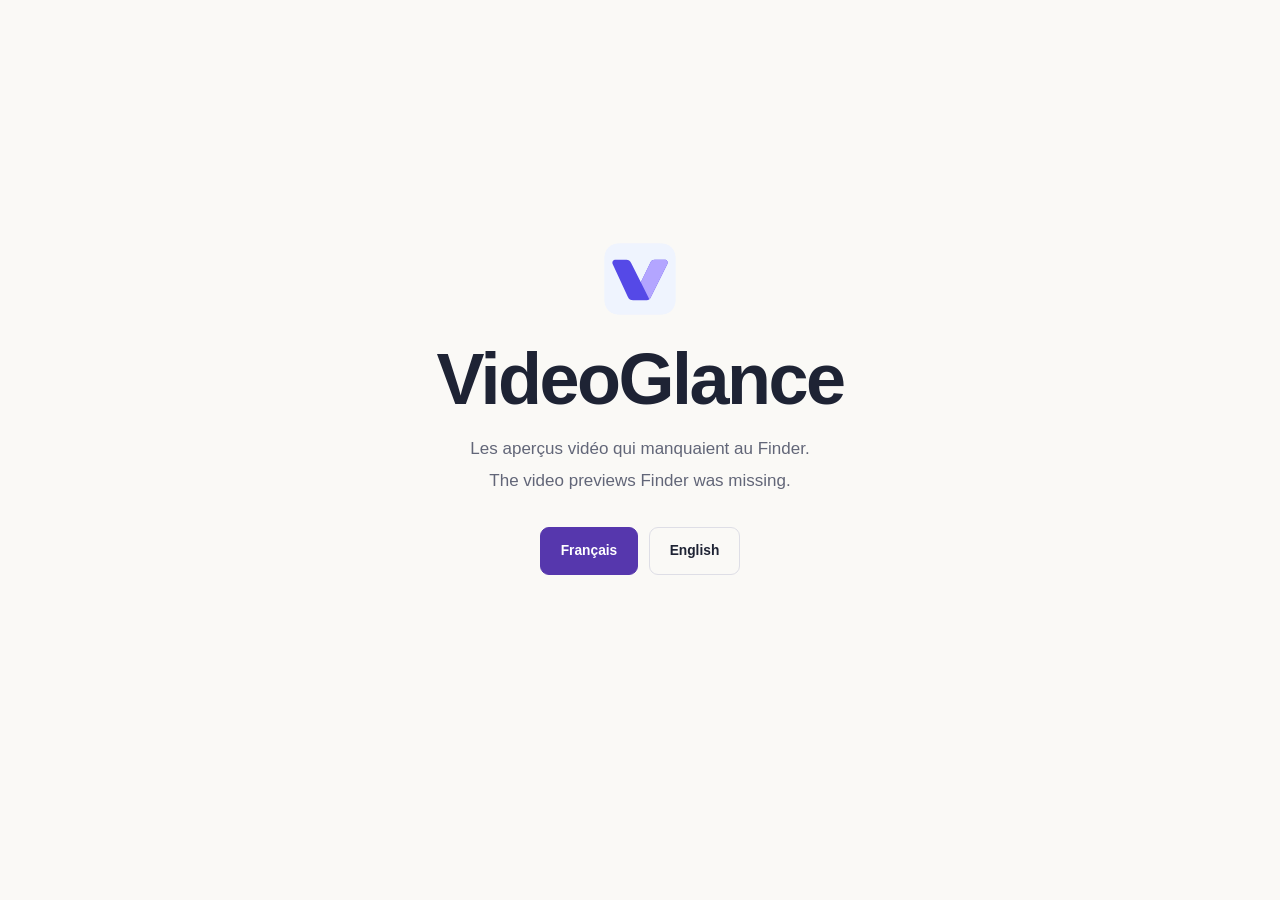
<file: index.html>
<!doctype html>
<html lang="fr">
<head>
  <meta charset="utf-8">
  <meta name="viewport" content="width=device-width, initial-scale=1">
  <meta name="robots" content="max-image-preview:large">
  <title>VideoGlance — Aperçus vidéo pour le Finder · Video previews for Finder</title>
  <meta name="description" content="Aperçus Quick Look des vidéos MKV et WebM sur Mac. Quick Look previews for MKV and WebM videos on Mac.">
  <link rel="canonical" href="https://videoglance.app/">
  <link rel="alternate" hreflang="fr" href="https://videoglance.app/fr/">
  <link rel="alternate" hreflang="en" href="https://videoglance.app/en/">
  <link rel="alternate" hreflang="x-default" href="https://videoglance.app/">
  <meta property="og:type" content="website">
  <meta property="og:site_name" content="VideoGlance">
  <meta property="og:locale" content="fr_FR">
  <meta property="og:locale:alternate" content="en_US">
  <meta property="og:url" content="https://videoglance.app/">
  <meta property="og:title" content="VideoGlance — Aperçus vidéo pour le Finder · Video previews for Finder">
  <meta property="og:description" content="Aperçus Quick Look des vidéos MKV et WebM sur Mac. Quick Look previews for MKV and WebM videos on Mac.">
  <meta property="og:image" content="https://videoglance.app/assets/quicklook-demo.jpg">
  <meta property="og:image:width" content="1940">
  <meta property="og:image:height" content="890">
  <meta property="og:image:alt" content="Une vidéo MKV lue dans la fenêtre Quick Look du Finder avec VideoGlance.">
  <meta name="twitter:card" content="summary_large_image">
  <script type="application/ld+json">{"@context": "https://schema.org", "@type": "WebSite", "name": "VideoGlance", "url": "https://videoglance.app/", "inLanguage": ["fr", "en"]}</script>
  <meta name="theme-color" content="#5637ad">
  <link rel="icon" type="image/svg+xml" href="assets/icon.svg">
  <link rel="stylesheet" href="assets/site.css">
</head>
<body>
  <main class="wrap language-choice">
    <img src="assets/icon.svg" width="88" height="88" alt="VideoGlance">
    <h1>VideoGlance</h1>
    <p>Les aperçus vidéo qui manquaient au Finder.</p>
    <p lang="en">The video previews Finder was missing.</p>
    <div class="actions">
      <a class="button" href="fr/" lang="fr" hreflang="fr">Français</a>
      <a class="button button-secondary" href="en/" lang="en" hreflang="en">English</a>
    </div>
  </main>
</body>
</html>
</file>
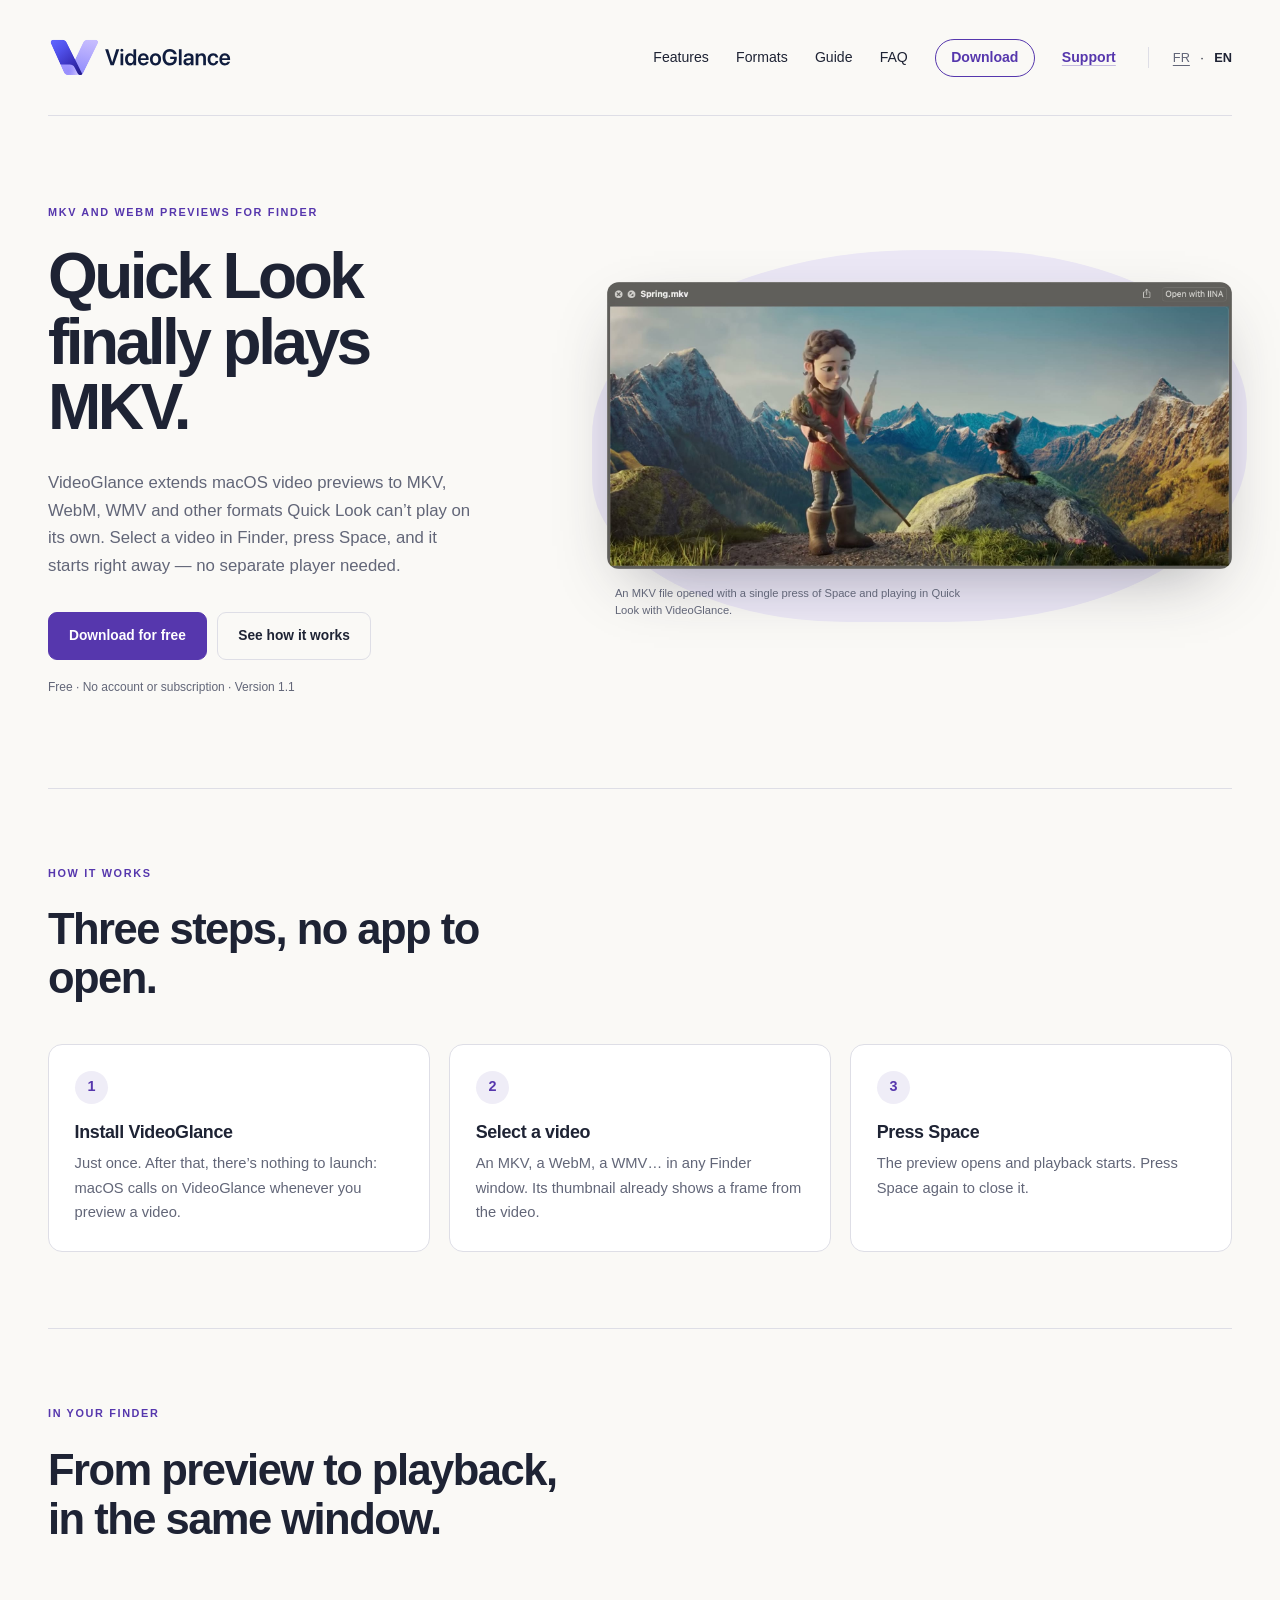
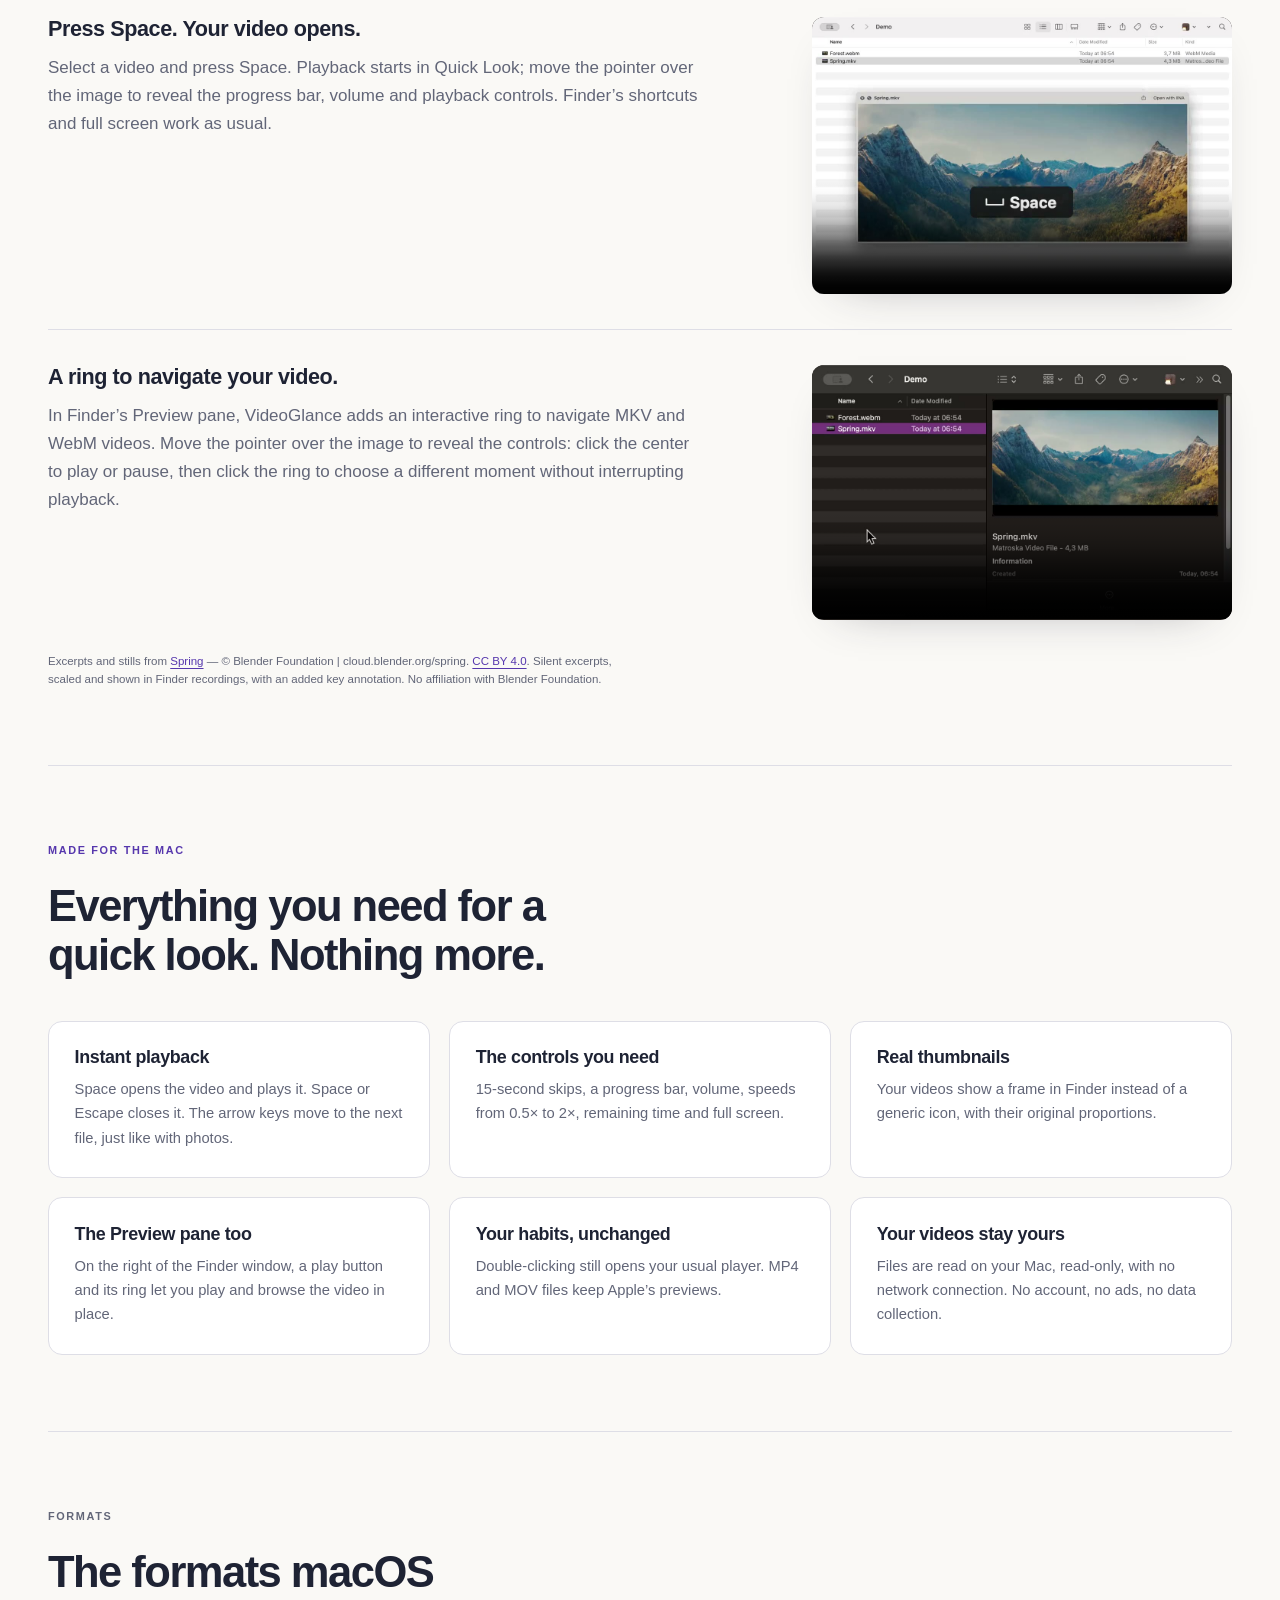
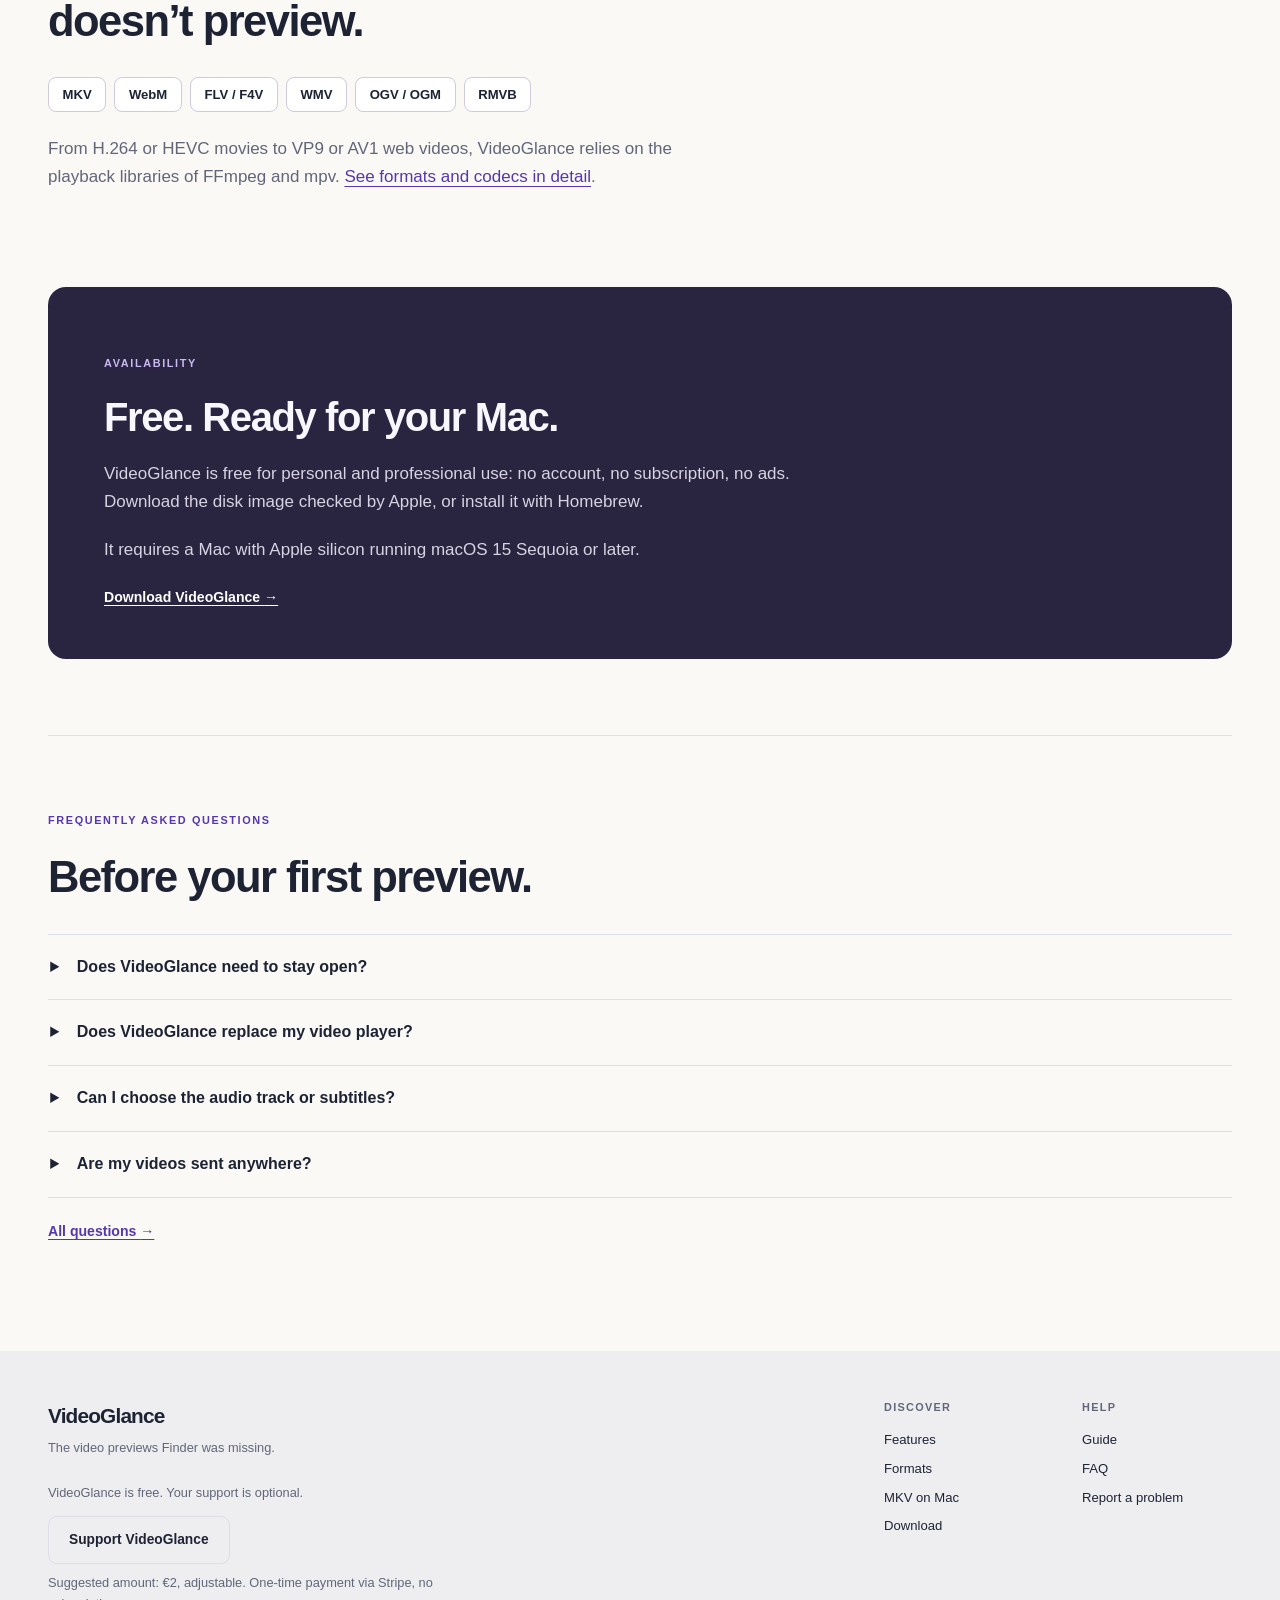
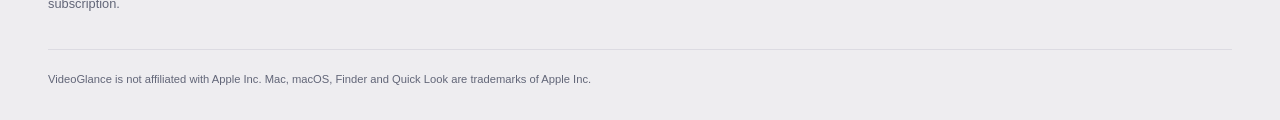
<file: en/index.html>
<!doctype html>
<html lang="en">
<head>
  <meta charset="utf-8">
  <meta name="viewport" content="width=device-width, initial-scale=1">
  <meta name="robots" content="max-image-preview:large">
  <title>VideoGlance — MKV and WebM Quick Look previews for Mac</title>
  <meta name="description" content="Press Space to play MKV, WebM, WMV and other videos in Quick Look, with real thumbnails in Finder. A free app for Mac.">
  <link rel="canonical" href="https://videoglance.app/en/">
  <link rel="alternate" hreflang="fr" href="https://videoglance.app/fr/">
  <link rel="alternate" hreflang="en" href="https://videoglance.app/en/">
  <link rel="alternate" hreflang="x-default" href="https://videoglance.app/">
  <meta property="og:type" content="website">
  <meta property="og:site_name" content="VideoGlance">
  <meta property="og:locale" content="en_US">
  <meta property="og:locale:alternate" content="fr_FR">
  <meta property="og:url" content="https://videoglance.app/en/">
  <meta property="og:title" content="VideoGlance — MKV and WebM Quick Look previews for Mac">
  <meta property="og:description" content="Press Space to play MKV, WebM, WMV and other videos in Quick Look, with real thumbnails in Finder. A free app for Mac.">
  <meta property="og:image" content="https://videoglance.app/assets/quicklook-demo.jpg">
  <meta property="og:image:width" content="1940">
  <meta property="og:image:height" content="890">
  <meta property="og:image:alt" content="An MKV video playing in Finder’s Quick Look window with VideoGlance.">
  <meta name="twitter:card" content="summary_large_image">
  <script type="application/ld+json">{"@context": "https://schema.org", "@type": "WebPage", "@id": "https://videoglance.app/en/", "url": "https://videoglance.app/en/", "name": "VideoGlance — MKV and WebM Quick Look previews for Mac", "description": "Press Space to play MKV, WebM, WMV and other videos in Quick Look, with real thumbnails in Finder. A free app for Mac.", "inLanguage": "en", "isPartOf": {"@type": "WebSite", "name": "VideoGlance", "url": "https://videoglance.app/"}}</script>
  <script type="application/ld+json">{"@context": "https://schema.org", "@type": "SoftwareApplication", "name": "VideoGlance", "url": "https://videoglance.app/en/", "description": "Press Space to play MKV, WebM, WMV and other videos in Quick Look, with real thumbnails in Finder. A free app for Mac.", "inLanguage": "en", "applicationCategory": "MultimediaApplication", "operatingSystem": "macOS 15 or later", "processorRequirements": "Mac with Apple silicon", "softwareVersion": "1.1", "downloadUrl": "https://github.com/Kwadz/videoglance-site/releases/download/v1.1-46/VideoGlance-1.1-46-arm64.dmg", "offers": {"@type": "Offer", "price": "0", "priceCurrency": "EUR"}, "isAccessibleForFree": true, "image": "https://videoglance.app/assets/quicklook-demo.jpg"}</script>
  <meta name="theme-color" content="#5637ad">
  <link rel="icon" type="image/svg+xml" href="../assets/icon.svg">
  <link rel="stylesheet" href="../assets/site.css">
</head>
<body>
  <a class="skip-link" href="#main-content">Skip to content</a>
  <header class="site-header wrap">
    <a class="brand" href="./" aria-label="VideoGlance — Home"><img src="../assets/logo.svg" alt="VideoGlance" width="188" height="42"></a>
    <nav class="primary-nav" aria-label="Main navigation"><a href="./#features">Features</a><a href="formats.html">Formats</a><a href="guide.html">Guide</a><a href="faq.html">FAQ</a><a class="nav-cta" href="download.html">Download</a><a class="nav-support" href="https://buy.stripe.com/aFa28q20teNR1iB57r4ko00?locale=en" aria-label="Support VideoGlance" aria-describedby="support-free support-terms">Support</a></nav>
    <nav class="languages" aria-label="Language"><a href="../fr/" lang="fr" hreflang="fr">FR</a> · <span lang="en">EN</span></nav>
  </header>
  <main id="main-content" class="wrap home-page" tabindex="-1"><section class="hero" aria-labelledby="hero-title">
  <div class="hero-copy">
    <p class="eyebrow">MKV and WebM previews for Finder</p>
    <h1 class="hero-title" id="hero-title">Quick Look finally plays MKV.</h1>
    <p class="lead">VideoGlance extends macOS video previews to MKV, WebM, WMV and other formats Quick Look can’t play on its own. Select a video in Finder, press Space, and it starts right away — no separate player needed.</p>
    <div class="actions">
      <a class="button" href="download.html">Download for free</a>
      <a class="button button-secondary" href="#features">See how it works</a>
    </div>
    <p class="hero-note">Free · No account or subscription · Version 1.1</p>
  </div>
  <figure class="hero-visual">
    <img src="../assets/quicklook-demo.jpg" alt="Finder’s Quick Look window playing Spring.mkv: a young shepherd girl and her dog in front of mountains." width="1940" height="890" loading="eager" fetchpriority="high" decoding="async">
    <figcaption>An MKV file opened with a single press of Space and playing in Quick Look with VideoGlance.</figcaption>
  </figure>
</section>

<section class="steps-section" aria-labelledby="steps-title">
  <p class="section-label">How it works</p>
  <h2 id="steps-title">Three steps, no app to open.</h2>
  <ol class="steps">
    <li>
      <h3>Install VideoGlance</h3>
      <p>Just once. After that, there’s nothing to launch: macOS calls on VideoGlance whenever you preview a video.</p>
    </li>
    <li>
      <h3>Select a video</h3>
      <p>An MKV, a WebM, a WMV… in any Finder window. Its thumbnail already shows a frame from the video.</p>
    </li>
    <li>
      <h3>Press Space</h3>
      <p>The preview opens and playback starts. Press Space again to close it.</p>
    </li>
  </ol>
</section>

<section class="story" id="features" aria-labelledby="features-title">
  <p class="section-label">In your Finder</p>
  <h2 id="features-title">From preview to playback, in the same window.</h2>
  <article class="feature-row">
    <div id="demo-space-copy">
      <h3>Press Space. Your video opens.</h3>
      <p>Select a video and press Space. Playback starts in Quick Look; move the pointer over the image to reveal the progress bar, volume and playback controls. Finder’s shortcuts and full screen work as usual.</p>
    </div>
    <figure class="feature-demo">
      <video controls muted playsinline preload="metadata" width="1100" height="726" src="../assets/finder-space-en.mp4" poster="../assets/finder-space-en.jpg" aria-label="Watch an MKV open with Space and reveal its controls on hover" aria-describedby="demo-space-copy">
        <a href="../assets/finder-space-en.mp4">Watch the Space shortcut video.</a>
      </video>
    </figure>
  </article>
  <article class="feature-row">
    <div>
      <h3>A ring to navigate your video.</h3>
      <p id="demo-column-copy">In Finder’s Preview pane, VideoGlance adds an interactive ring to navigate MKV and WebM videos. Move the pointer over the image to reveal the controls: click the center to play or pause, then click the ring to choose a different moment without interrupting playback.</p>
    </div>
    <figure class="feature-demo">
      <video controls muted playsinline preload="metadata" width="1100" height="666" src="../assets/finder-column.mp4" poster="../assets/finder-column.jpg" aria-label="Watch playback, seeking and pause in the Preview pane" aria-describedby="demo-column-copy">
        <a href="../assets/finder-column.mp4">Watch the Preview pane video.</a>
      </video>
    </figure>
  </article>
  <p class="media-credit">Excerpts and stills from <a href="https://studio.blender.org/projects/spring/pages/about/">Spring</a> — © Blender Foundation | cloud.blender.org/spring. <a href="https://creativecommons.org/licenses/by/4.0/">CC BY 4.0</a>. Silent excerpts, scaled and shown in Finder recordings, with an added key annotation. No affiliation with Blender Foundation.</p>
</section>

<section class="benefits-section" aria-labelledby="benefits-title">
  <p class="section-label">Made for the Mac</p>
  <h2 id="benefits-title">Everything you need for a quick look. Nothing more.</h2>
  <ul class="benefits">
    <li>
      <h3>Instant playback</h3>
      <p>Space opens the video and plays it. Space or Escape closes it. The arrow keys move to the next file, just like with photos.</p>
    </li>
    <li>
      <h3>The controls you need</h3>
      <p>15-second skips, a progress bar, volume, speeds from 0.5× to 2×, remaining time and full screen.</p>
    </li>
    <li>
      <h3>Real thumbnails</h3>
      <p>Your videos show a frame in Finder instead of a generic icon, with their original proportions.</p>
    </li>
    <li>
      <h3>The Preview pane too</h3>
      <p>On the right of the Finder window, a play button and its ring let you play and browse the video in place.</p>
    </li>
    <li>
      <h3>Your habits, unchanged</h3>
      <p>Double-clicking still opens your usual player. MP4 and MOV files keep Apple’s previews.</p>
    </li>
    <li>
      <h3>Your videos stay yours</h3>
      <p>Files are read on your Mac, read-only, with no network connection. No account, no ads, no data collection.</p>
    </li>
  </ul>
</section>

<section class="formats-section" aria-labelledby="formats-title">
  <p class="section-label">Formats</p>
  <h2 id="formats-title">The formats macOS doesn’t preview.</h2>
  <ul class="format-list" aria-label="Supported video formats">
    <li><a href="mkv-quick-look-mac.html">MKV</a></li>
    <li><a href="formats.html#webm">WebM</a></li>
    <li><a href="formats.html#flv">FLV / F4V</a></li>
    <li><a href="formats.html#wmv">WMV</a></li>
    <li><a href="formats.html#ogv">OGV / OGM</a></li>
    <li><a href="formats.html#rm">RMVB</a></li>
  </ul>
  <p>From H.264 or HEVC movies to VP9 or AV1 web videos, VideoGlance relies on the playback libraries of FFmpeg and mpv. <a href="formats.html">See formats and codecs in detail</a>.</p>
</section>

<section class="availability" id="availability" aria-labelledby="availability-title">
  <p class="section-label">Availability</p>
  <h2 id="availability-title">Free. Ready for your Mac.</h2>
  <p>VideoGlance is free for personal and professional use: no account, no subscription, no ads. Download the disk image checked by Apple, or install it with Homebrew.</p>
  <p>It requires a Mac with Apple silicon running macOS 15 Sequoia or later.</p>
  <a class="text-link" href="download.html">Download VideoGlance <span aria-hidden="true">→</span></a>
</section>

<section class="faq" id="faq" aria-labelledby="faq-title">
  <p class="section-label">Frequently asked questions</p>
  <h2 id="faq-title">Before your first preview.</h2>
  <details>
    <summary>Does VideoGlance need to stay open?</summary>
    <p>No. Once the app is installed, macOS asks it for previews and thumbnails whenever needed. You can keep its information window closed.</p>
  </details>
  <details>
    <summary>Does VideoGlance replace my video player?</summary>
    <p>No. It complements Finder so you can check a video quickly. Double-clicking still opens your usual player, such as IINA or VLC, and there’s no library to manage.</p>
  </details>
  <details>
    <summary>Can I choose the audio track or subtitles?</summary>
    <p>No. VideoGlance plays the file’s default audio track for a quick preview. To switch language or subtitles, open the video in your usual player.</p>
  </details>
  <details>
    <summary>Are my videos sent anywhere?</summary>
    <p>No. Previews and thumbnails are made on your Mac, inside the macOS sandbox, with read-only access to the file being shown and no network access.</p>
  </details>
  <a class="text-link" href="faq.html">All questions <span aria-hidden="true">→</span></a>
</section>
</main>
  <footer class="site-footer">
    <div class="wrap footer-inner">
      <div class="footer-brand"><p class="footer-name">VideoGlance</p><p>The video previews Finder was missing.</p><div class="footer-support"><p id="support-free">VideoGlance is free. Your support is optional.</p><a class="button button-secondary" href="https://buy.stripe.com/aFa28q20teNR1iB57r4ko00?locale=en" aria-describedby="support-terms">Support VideoGlance</a><p id="support-terms">Suggested amount: €2, adjustable. One-time payment via Stripe, no subscription.</p></div></div>
      <nav class="footer-links" aria-label="Discover"><p>Discover</p><a href="./#features">Features</a><a href="formats.html">Formats</a><a href="mkv-quick-look-mac.html">MKV on Mac</a><a href="download.html">Download</a></nav><nav class="footer-links" aria-label="Help"><p>Help</p><a href="guide.html">Guide</a><a href="faq.html">FAQ</a><a href="https://github.com/Kwadz/videoglance-site/issues">Report a problem</a></nav>
    </div>
    <p class="wrap footer-legal">VideoGlance is not affiliated with Apple Inc. Mac, macOS, Finder and Quick Look are trademarks of Apple Inc.</p>
  </footer>
</body>
</html>
</file>
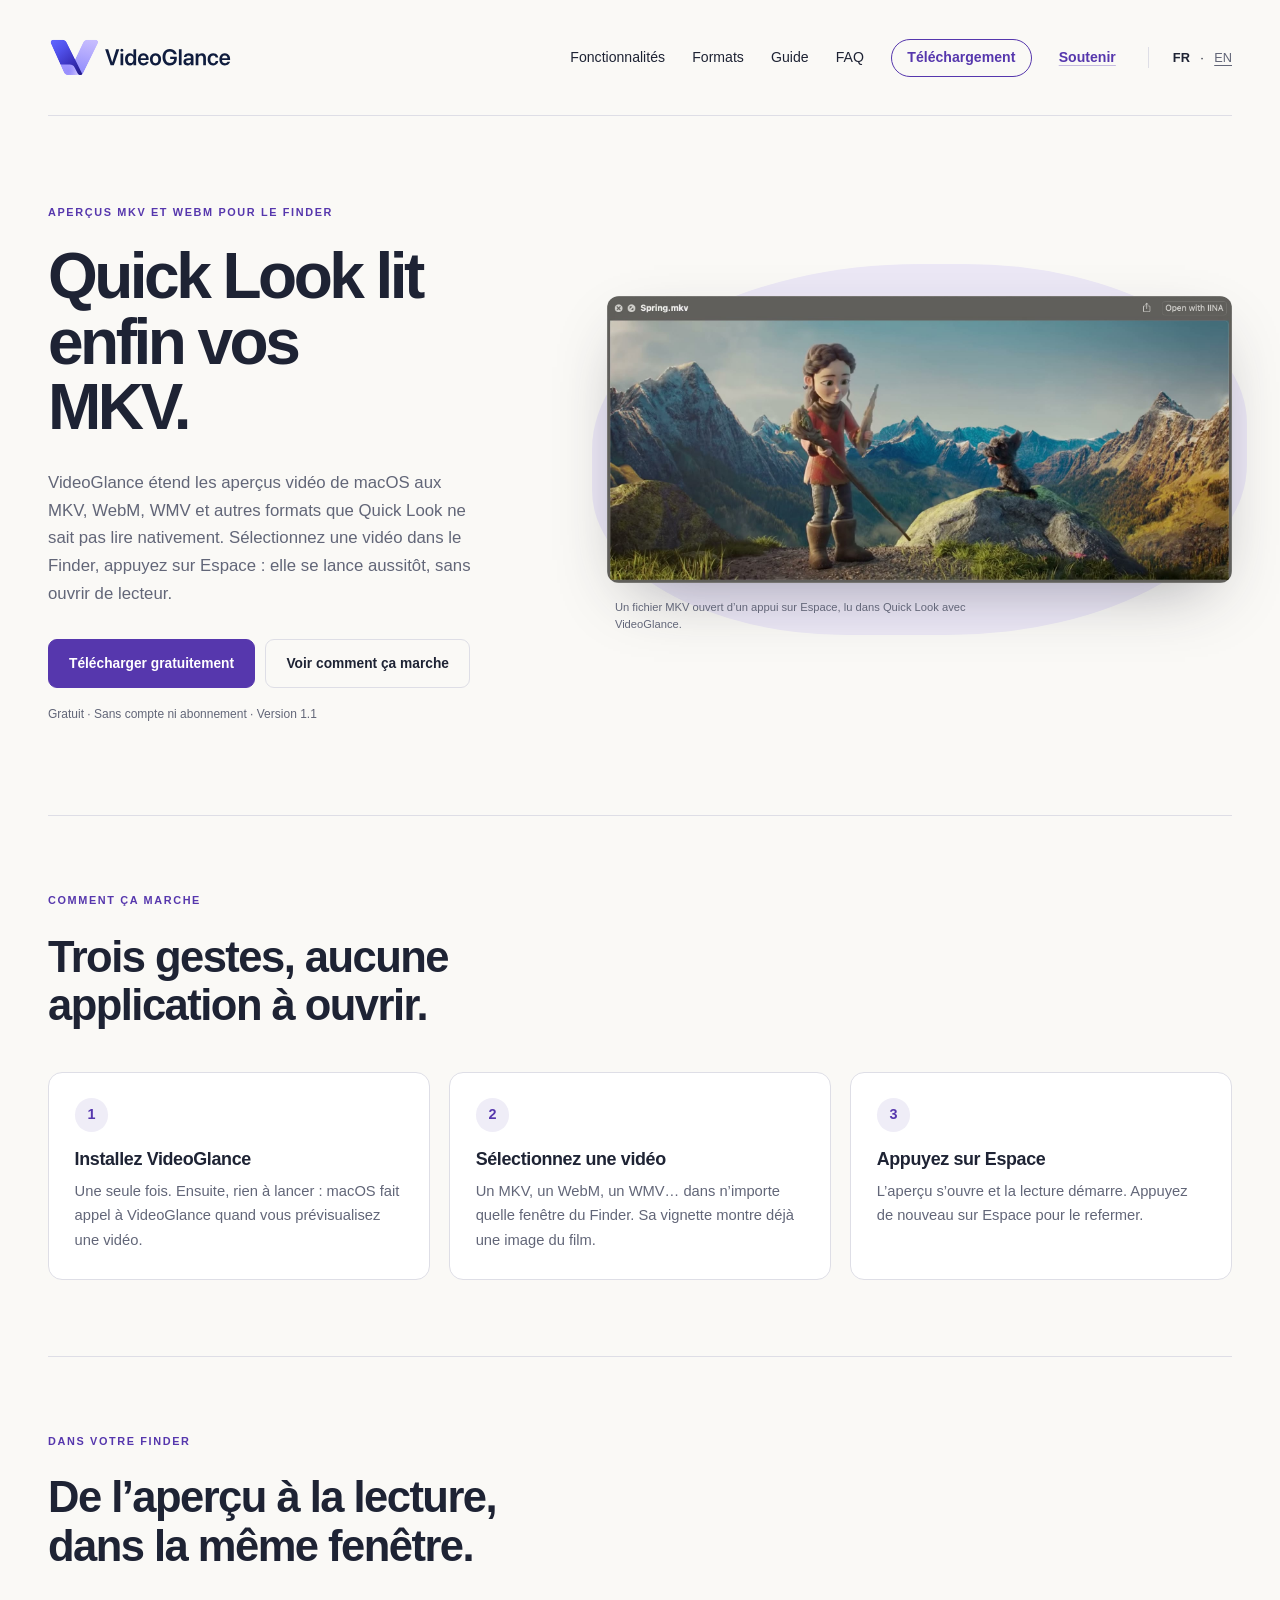
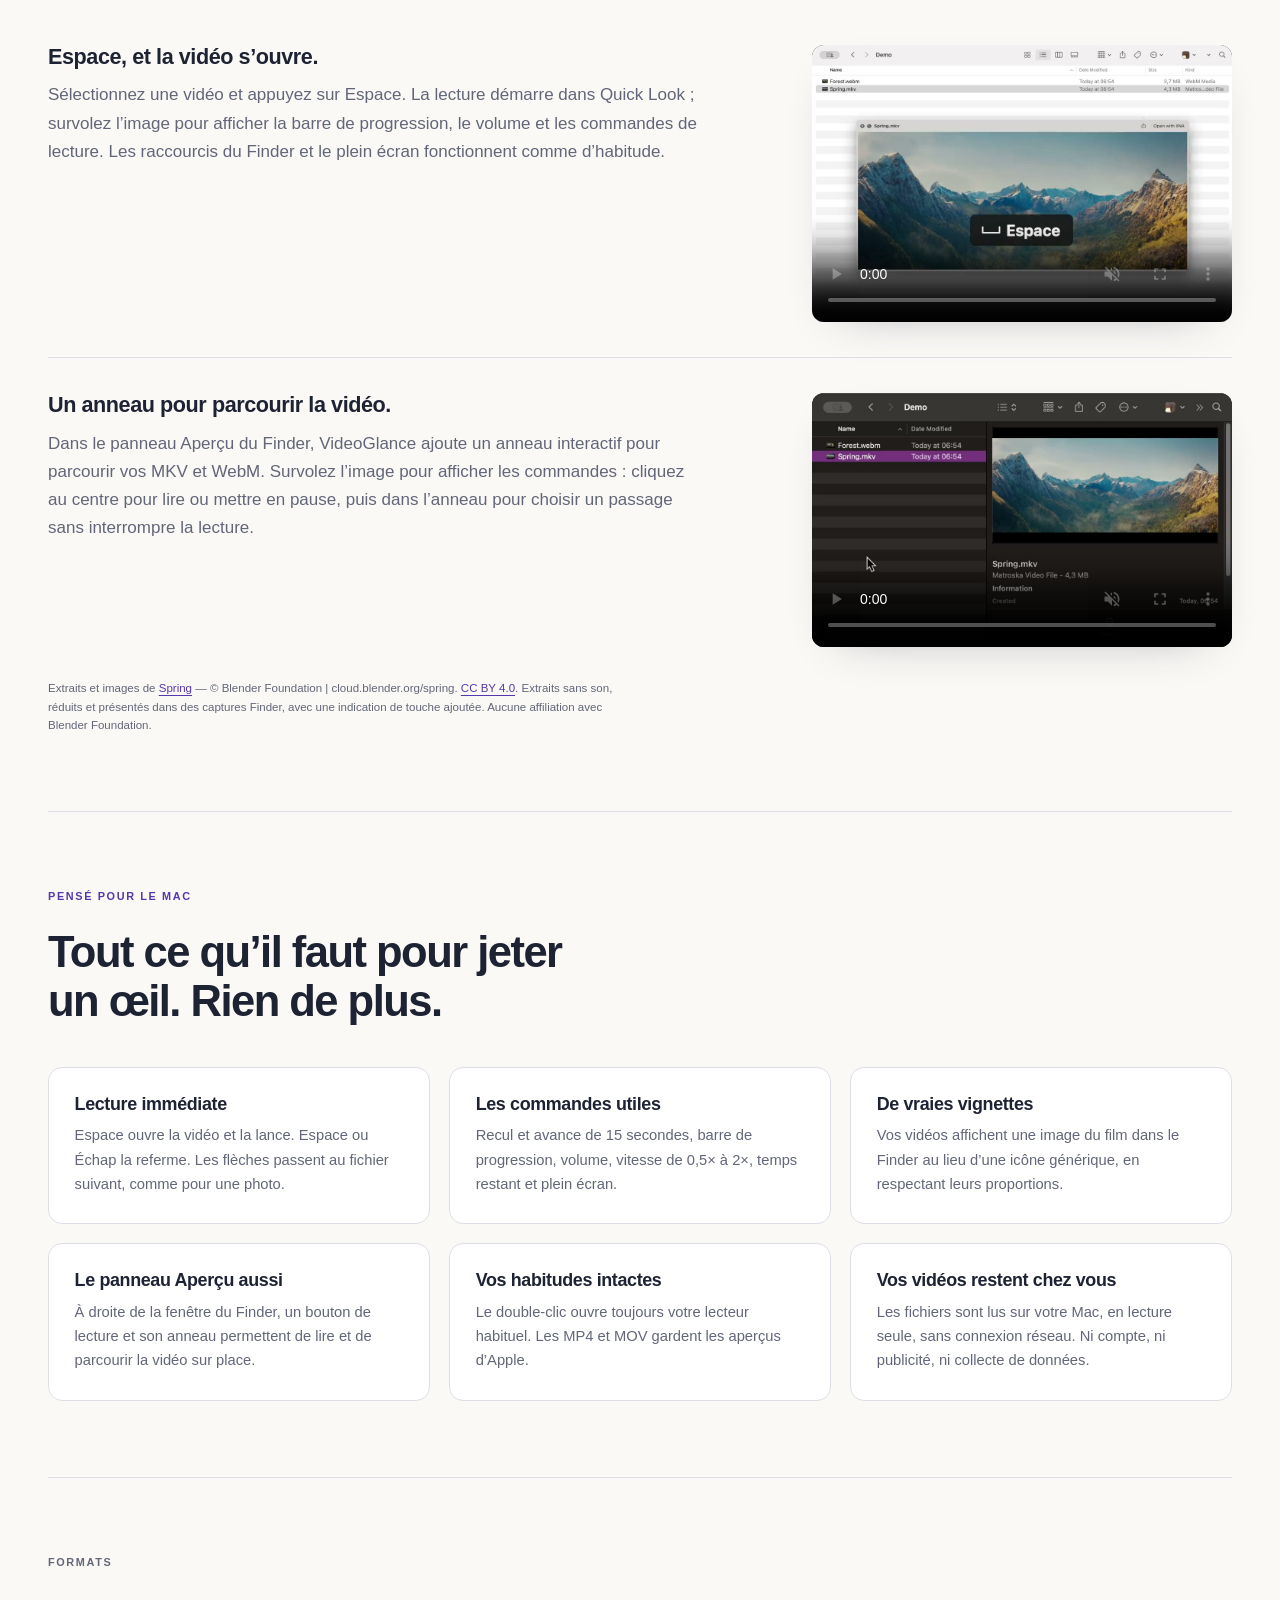
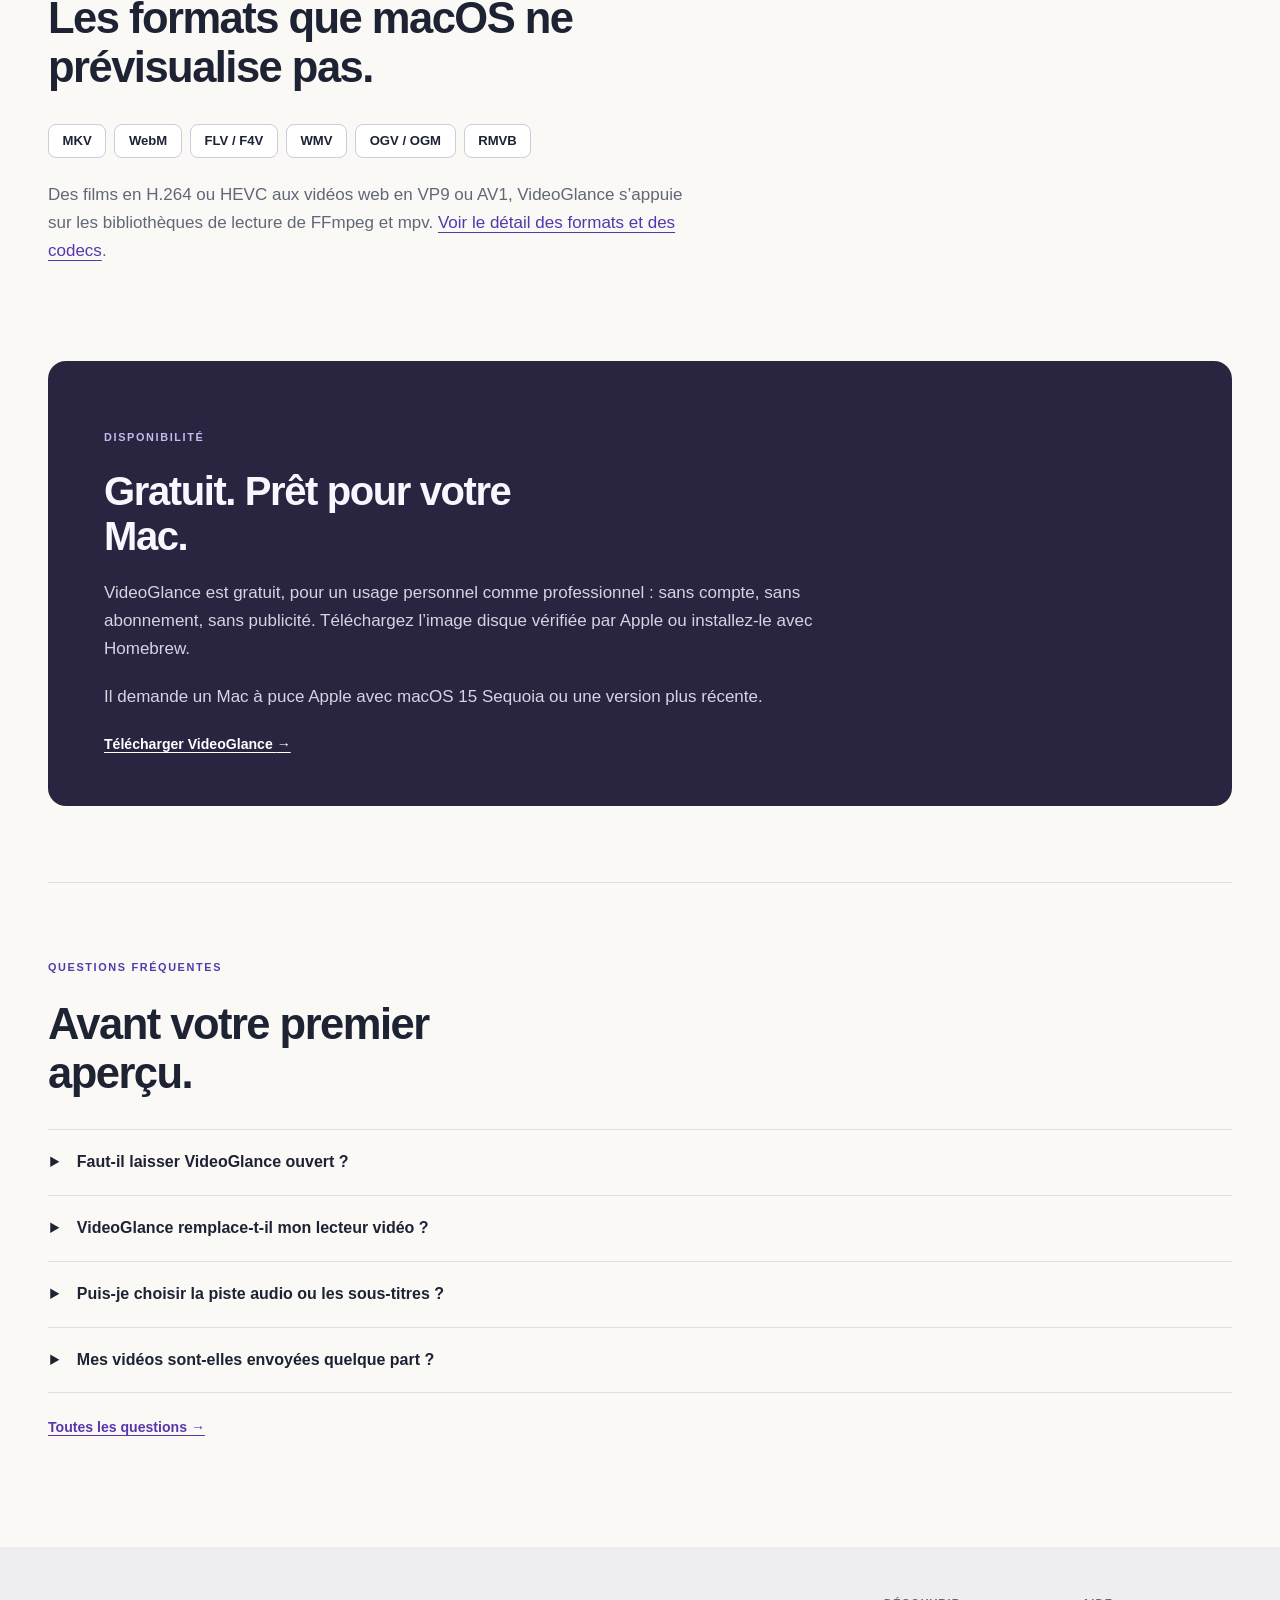
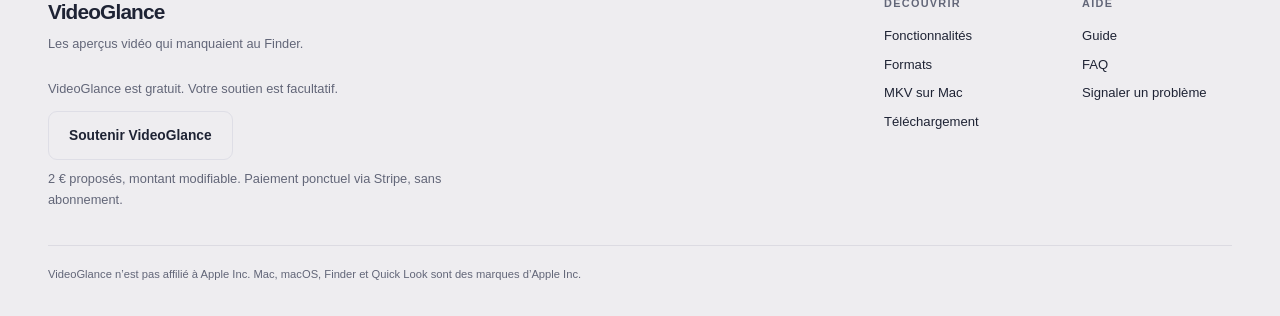
<file: fr/index.html>
<!doctype html>
<html lang="fr">
<head>
  <meta charset="utf-8">
  <meta name="viewport" content="width=device-width, initial-scale=1">
  <meta name="robots" content="max-image-preview:large">
  <title>VideoGlance — Aperçu MKV et WebM dans le Finder sur Mac</title>
  <meta name="description" content="Appuyez sur Espace pour lire vos vidéos MKV, WebM, WMV et autres dans Quick Look, avec leurs vignettes dans le Finder. Application gratuite pour Mac.">
  <link rel="canonical" href="https://videoglance.app/fr/">
  <link rel="alternate" hreflang="fr" href="https://videoglance.app/fr/">
  <link rel="alternate" hreflang="en" href="https://videoglance.app/en/">
  <link rel="alternate" hreflang="x-default" href="https://videoglance.app/">
  <meta property="og:type" content="website">
  <meta property="og:site_name" content="VideoGlance">
  <meta property="og:locale" content="fr_FR">
  <meta property="og:locale:alternate" content="en_US">
  <meta property="og:url" content="https://videoglance.app/fr/">
  <meta property="og:title" content="VideoGlance — Aperçu MKV et WebM dans le Finder sur Mac">
  <meta property="og:description" content="Appuyez sur Espace pour lire vos vidéos MKV, WebM, WMV et autres dans Quick Look, avec leurs vignettes dans le Finder. Application gratuite pour Mac.">
  <meta property="og:image" content="https://videoglance.app/assets/quicklook-demo.jpg">
  <meta property="og:image:width" content="1940">
  <meta property="og:image:height" content="890">
  <meta property="og:image:alt" content="Une vidéo MKV lue dans la fenêtre Quick Look du Finder avec VideoGlance.">
  <meta name="twitter:card" content="summary_large_image">
  <script type="application/ld+json">{"@context": "https://schema.org", "@type": "WebPage", "@id": "https://videoglance.app/fr/", "url": "https://videoglance.app/fr/", "name": "VideoGlance — Aperçu MKV et WebM dans le Finder sur Mac", "description": "Appuyez sur Espace pour lire vos vidéos MKV, WebM, WMV et autres dans Quick Look, avec leurs vignettes dans le Finder. Application gratuite pour Mac.", "inLanguage": "fr", "isPartOf": {"@type": "WebSite", "name": "VideoGlance", "url": "https://videoglance.app/"}}</script>
  <script type="application/ld+json">{"@context": "https://schema.org", "@type": "SoftwareApplication", "name": "VideoGlance", "url": "https://videoglance.app/fr/", "description": "Appuyez sur Espace pour lire vos vidéos MKV, WebM, WMV et autres dans Quick Look, avec leurs vignettes dans le Finder. Application gratuite pour Mac.", "inLanguage": "fr", "applicationCategory": "MultimediaApplication", "operatingSystem": "macOS 15 ou ultérieur", "processorRequirements": "Mac à puce Apple", "softwareVersion": "1.1", "downloadUrl": "https://github.com/Kwadz/videoglance-site/releases/download/v1.1-46/VideoGlance-1.1-46-arm64.dmg", "offers": {"@type": "Offer", "price": "0", "priceCurrency": "EUR"}, "isAccessibleForFree": true, "image": "https://videoglance.app/assets/quicklook-demo.jpg"}</script>
  <meta name="theme-color" content="#5637ad">
  <link rel="icon" type="image/svg+xml" href="../assets/icon.svg">
  <link rel="stylesheet" href="../assets/site.css">
</head>
<body>
  <a class="skip-link" href="#main-content">Aller au contenu</a>
  <header class="site-header wrap">
    <a class="brand" href="./" aria-label="VideoGlance — Accueil"><img src="../assets/logo.svg" alt="VideoGlance" width="188" height="42"></a>
    <nav class="primary-nav" aria-label="Navigation principale"><a href="./#features">Fonctionnalités</a><a href="formats.html">Formats</a><a href="guide.html">Guide</a><a href="faq.html">FAQ</a><a class="nav-cta" href="telecharger.html">Téléchargement</a><a class="nav-support" href="https://buy.stripe.com/5kQ6oG48B7lpaTbdDX4ko01?locale=fr" aria-label="Soutenir VideoGlance" aria-describedby="support-free support-terms">Soutenir</a></nav>
    <nav class="languages" aria-label="Langue"><span lang="fr">FR</span> · <a href="../en/" lang="en" hreflang="en">EN</a></nav>
  </header>
  <main id="main-content" class="wrap home-page" tabindex="-1"><section class="hero" aria-labelledby="hero-title">
  <div class="hero-copy">
    <p class="eyebrow">Aperçus MKV et WebM pour le Finder</p>
    <h1 class="hero-title" id="hero-title">Quick Look lit enfin vos MKV.</h1>
    <p class="lead">VideoGlance étend les aperçus vidéo de macOS aux MKV, WebM, WMV et autres formats que Quick Look ne sait pas lire nativement. Sélectionnez une vidéo dans le Finder, appuyez sur Espace : elle se lance aussitôt, sans ouvrir de lecteur.</p>
    <div class="actions">
      <a class="button" href="telecharger.html">Télécharger gratuitement</a>
      <a class="button button-secondary" href="#features">Voir comment ça marche</a>
    </div>
    <p class="hero-note">Gratuit · Sans compte ni abonnement · Version 1.1</p>
  </div>
  <figure class="hero-visual">
    <img src="../assets/quicklook-demo.jpg" alt="Fenêtre Quick Look du Finder lisant le fichier Spring.mkv : une jeune bergère et son chien devant des montagnes." width="1940" height="890" loading="eager" fetchpriority="high" decoding="async">
    <figcaption>Un fichier MKV ouvert d’un appui sur Espace, lu dans Quick Look avec VideoGlance.</figcaption>
  </figure>
</section>

<section class="steps-section" aria-labelledby="steps-title">
  <p class="section-label">Comment ça marche</p>
  <h2 id="steps-title">Trois gestes, aucune application à ouvrir.</h2>
  <ol class="steps">
    <li>
      <h3>Installez VideoGlance</h3>
      <p>Une seule fois. Ensuite, rien à lancer : macOS fait appel à VideoGlance quand vous prévisualisez une vidéo.</p>
    </li>
    <li>
      <h3>Sélectionnez une vidéo</h3>
      <p>Un MKV, un WebM, un WMV… dans n’importe quelle fenêtre du Finder. Sa vignette montre déjà une image du film.</p>
    </li>
    <li>
      <h3>Appuyez sur Espace</h3>
      <p>L’aperçu s’ouvre et la lecture démarre. Appuyez de nouveau sur Espace pour le refermer.</p>
    </li>
  </ol>
</section>

<section class="story" id="features" aria-labelledby="features-title">
  <p class="section-label">Dans votre Finder</p>
  <h2 id="features-title">De l’aperçu à la lecture, dans la même fenêtre.</h2>
  <article class="feature-row">
    <div id="demo-space-copy">
      <h3>Espace, et la vidéo s’ouvre.</h3>
      <p>Sélectionnez une vidéo et appuyez sur Espace. La lecture démarre dans Quick Look ; survolez l’image pour afficher la barre de progression, le volume et les commandes de lecture. Les raccourcis du Finder et le plein écran fonctionnent comme d’habitude.</p>
    </div>
    <figure class="feature-demo">
      <video controls muted playsinline preload="metadata" width="1100" height="726" src="../assets/finder-space-fr.mp4" poster="../assets/finder-space-fr.jpg" aria-label="Voir l’ouverture d’un MKV avec Espace et la barre au survol" aria-describedby="demo-space-copy">
        <a href="../assets/finder-space-fr.mp4">Voir la vidéo de l’ouverture avec Espace.</a>
      </video>
    </figure>
  </article>
  <article class="feature-row">
    <div>
      <h3>Un anneau pour parcourir la vidéo.</h3>
      <p id="demo-column-copy">Dans le panneau Aperçu du Finder, VideoGlance ajoute un anneau interactif pour parcourir vos MKV et WebM. Survolez l’image pour afficher les commandes : cliquez au centre pour lire ou mettre en pause, puis dans l’anneau pour choisir un passage sans interrompre la lecture.</p>
    </div>
    <figure class="feature-demo">
      <video controls muted playsinline preload="metadata" width="1100" height="666" src="../assets/finder-column.mp4" poster="../assets/finder-column.jpg" aria-label="Voir la lecture, un saut et la pause dans le panneau Aperçu" aria-describedby="demo-column-copy">
        <a href="../assets/finder-column.mp4">Voir la vidéo du panneau Aperçu.</a>
      </video>
    </figure>
  </article>
  <p class="media-credit">Extraits et images de <a href="https://studio.blender.org/projects/spring/pages/about/">Spring</a> — © Blender Foundation | cloud.blender.org/spring. <a href="https://creativecommons.org/licenses/by/4.0/">CC BY 4.0</a>. Extraits sans son, réduits et présentés dans des captures Finder, avec une indication de touche ajoutée. Aucune affiliation avec Blender Foundation.</p>
</section>

<section class="benefits-section" aria-labelledby="benefits-title">
  <p class="section-label">Pensé pour le Mac</p>
  <h2 id="benefits-title">Tout ce qu’il faut pour jeter un œil. Rien de plus.</h2>
  <ul class="benefits">
    <li>
      <h3>Lecture immédiate</h3>
      <p>Espace ouvre la vidéo et la lance. Espace ou Échap la referme. Les flèches passent au fichier suivant, comme pour une photo.</p>
    </li>
    <li>
      <h3>Les commandes utiles</h3>
      <p>Recul et avance de 15 secondes, barre de progression, volume, vitesse de 0,5× à 2×, temps restant et plein écran.</p>
    </li>
    <li>
      <h3>De vraies vignettes</h3>
      <p>Vos vidéos affichent une image du film dans le Finder au lieu d’une icône générique, en respectant leurs proportions.</p>
    </li>
    <li>
      <h3>Le panneau Aperçu aussi</h3>
      <p>À droite de la fenêtre du Finder, un bouton de lecture et son anneau permettent de lire et de parcourir la vidéo sur place.</p>
    </li>
    <li>
      <h3>Vos habitudes intactes</h3>
      <p>Le double-clic ouvre toujours votre lecteur habituel. Les MP4 et MOV gardent les aperçus d’Apple.</p>
    </li>
    <li>
      <h3>Vos vidéos restent chez vous</h3>
      <p>Les fichiers sont lus sur votre Mac, en lecture seule, sans connexion réseau. Ni compte, ni publicité, ni collecte de données.</p>
    </li>
  </ul>
</section>

<section class="formats-section" aria-labelledby="formats-title">
  <p class="section-label">Formats</p>
  <h2 id="formats-title">Les formats que macOS ne prévisualise pas.</h2>
  <ul class="format-list" aria-label="Formats vidéo pris en charge">
    <li><a href="apercu-mkv-mac.html">MKV</a></li>
    <li><a href="formats.html#webm">WebM</a></li>
    <li><a href="formats.html#flv">FLV / F4V</a></li>
    <li><a href="formats.html#wmv">WMV</a></li>
    <li><a href="formats.html#ogv">OGV / OGM</a></li>
    <li><a href="formats.html#rm">RMVB</a></li>
  </ul>
  <p>Des films en H.264 ou HEVC aux vidéos web en VP9 ou AV1, VideoGlance s’appuie sur les bibliothèques de lecture de FFmpeg et mpv. <a href="formats.html">Voir le détail des formats et des codecs</a>.</p>
</section>

<section class="availability" id="availability" aria-labelledby="availability-title">
  <p class="section-label">Disponibilité</p>
  <h2 id="availability-title">Gratuit. Prêt pour votre Mac.</h2>
  <p>VideoGlance est gratuit, pour un usage personnel comme professionnel : sans compte, sans abonnement, sans publicité. Téléchargez l’image disque vérifiée par Apple ou installez-le avec Homebrew.</p>
  <p>Il demande un Mac à puce Apple avec macOS 15 Sequoia ou une version plus récente.</p>
  <a class="text-link" href="telecharger.html">Télécharger VideoGlance <span aria-hidden="true">→</span></a>
</section>

<section class="faq" id="faq" aria-labelledby="faq-title">
  <p class="section-label">Questions fréquentes</p>
  <h2 id="faq-title">Avant votre premier aperçu.</h2>
  <details>
    <summary>Faut-il laisser VideoGlance ouvert ?</summary>
    <p>Non. Une fois l’application installée, macOS lui demande les aperçus et les vignettes quand vous en avez besoin. Sa fenêtre d’information peut rester fermée.</p>
  </details>
  <details>
    <summary>VideoGlance remplace-t-il mon lecteur vidéo ?</summary>
    <p>Non. Il complète le Finder pour voir rapidement une vidéo. Le double-clic ouvre toujours votre lecteur habituel, comme IINA ou VLC, et il n’y a pas de bibliothèque à gérer.</p>
  </details>
  <details>
    <summary>Puis-je choisir la piste audio ou les sous-titres ?</summary>
    <p>Non. VideoGlance lit la piste audio par défaut du fichier, pour un aperçu rapide. Pour changer de langue ou de sous-titres, ouvrez la vidéo dans votre lecteur habituel.</p>
  </details>
  <details>
    <summary>Mes vidéos sont-elles envoyées quelque part ?</summary>
    <p>Non. Les aperçus et les vignettes sont produits sur votre Mac, dans le bac à sable de macOS, avec un accès en lecture seule au fichier affiché et sans accès au réseau.</p>
  </details>
  <a class="text-link" href="faq.html">Toutes les questions <span aria-hidden="true">→</span></a>
</section>
</main>
  <footer class="site-footer">
    <div class="wrap footer-inner">
      <div class="footer-brand"><p class="footer-name">VideoGlance</p><p>Les aperçus vidéo qui manquaient au Finder.</p><div class="footer-support"><p id="support-free">VideoGlance est gratuit. Votre soutien est facultatif.</p><a class="button button-secondary" href="https://buy.stripe.com/5kQ6oG48B7lpaTbdDX4ko01?locale=fr" aria-describedby="support-terms">Soutenir VideoGlance</a><p id="support-terms">2 € proposés, montant modifiable. Paiement ponctuel via Stripe, sans abonnement.</p></div></div>
      <nav class="footer-links" aria-label="Découvrir"><p>Découvrir</p><a href="./#features">Fonctionnalités</a><a href="formats.html">Formats</a><a href="apercu-mkv-mac.html">MKV sur Mac</a><a href="telecharger.html">Téléchargement</a></nav><nav class="footer-links" aria-label="Aide"><p>Aide</p><a href="guide.html">Guide</a><a href="faq.html">FAQ</a><a href="https://github.com/Kwadz/videoglance-site/issues">Signaler un problème</a></nav>
    </div>
    <p class="wrap footer-legal">VideoGlance n’est pas affilié à Apple Inc. Mac, macOS, Finder et Quick Look sont des marques d’Apple Inc.</p>
  </footer>
</body>
</html>
</file>
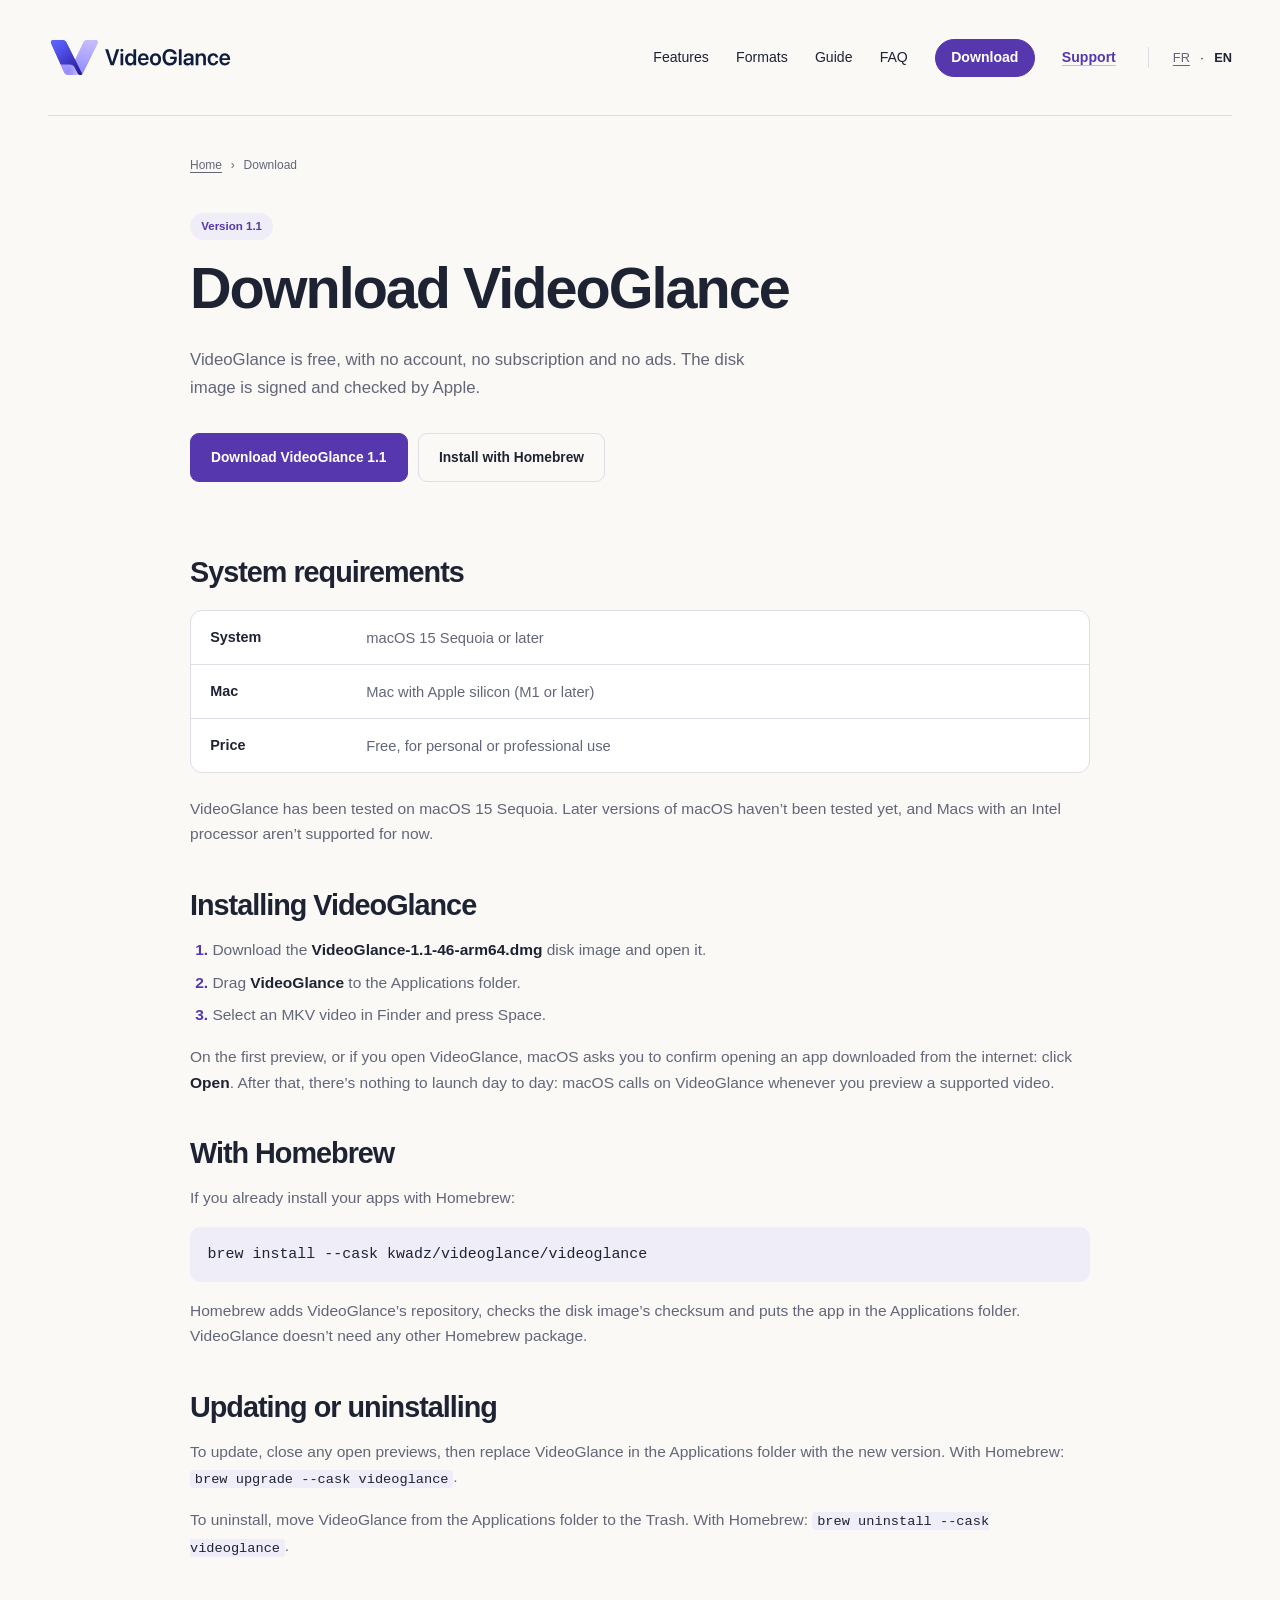
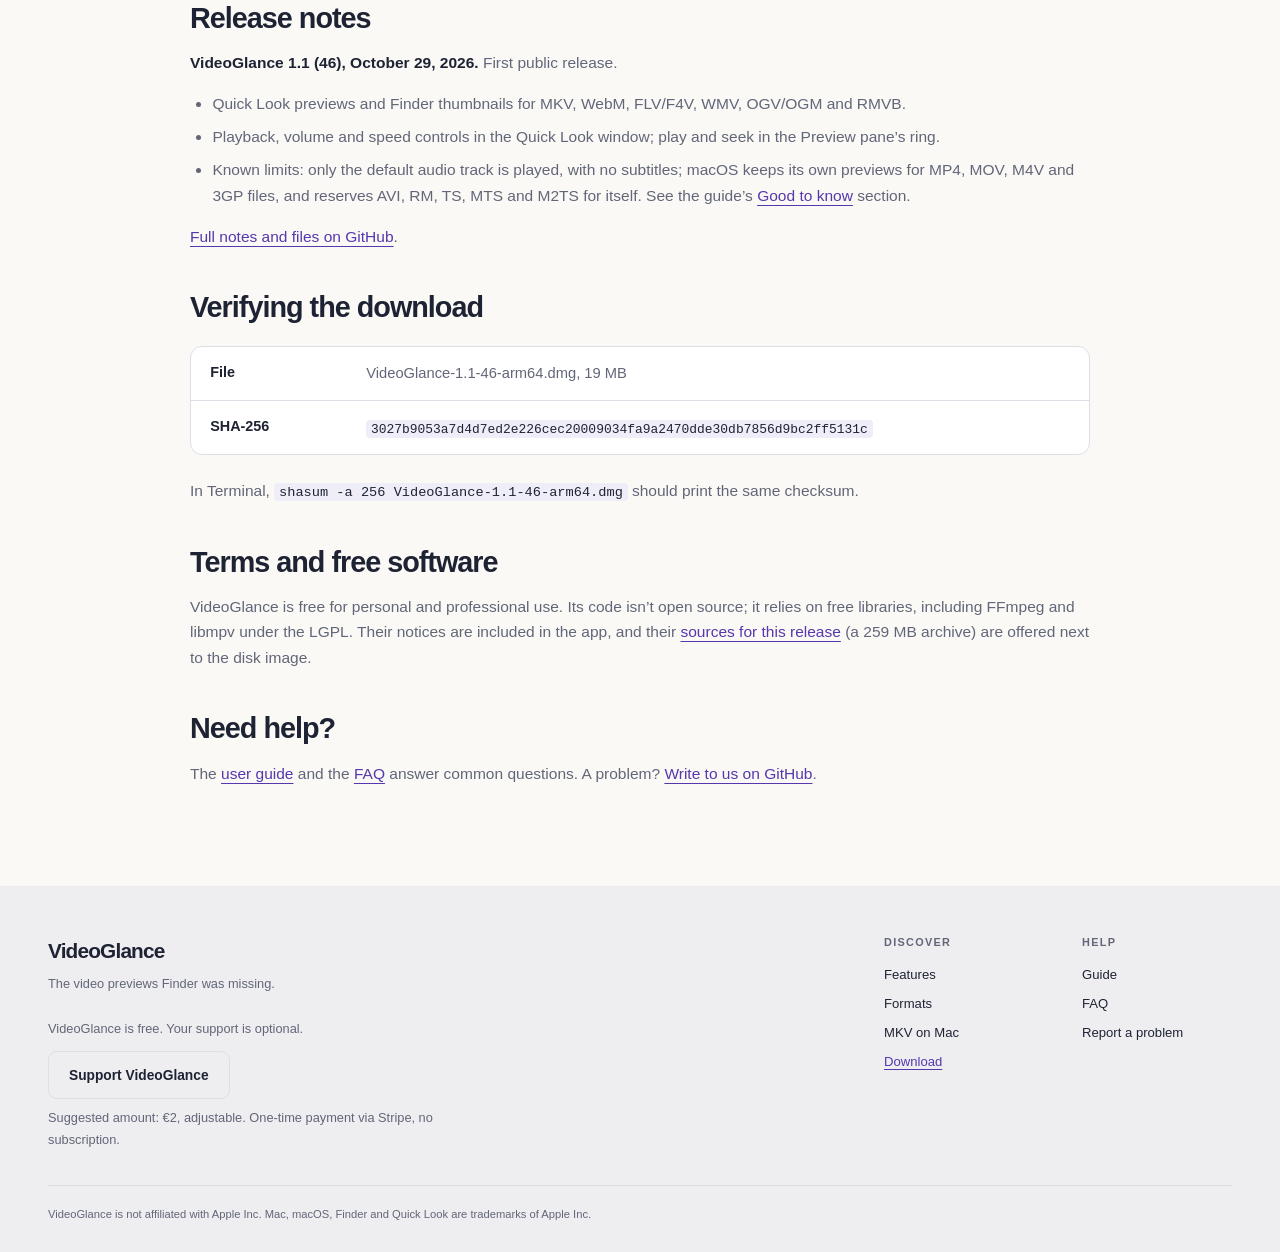
<file: en/download.html>
<!doctype html>
<html lang="en">
<head>
  <meta charset="utf-8">
  <meta name="viewport" content="width=device-width, initial-scale=1">
  <meta name="robots" content="max-image-preview:large">
  <title>Download VideoGlance for Mac — Free</title>
  <meta name="description" content="Download VideoGlance 1.1, free with no account or subscription: a disk image checked by Apple, or Homebrew. Requirements, installation and release notes.">
  <link rel="canonical" href="https://videoglance.app/en/download.html">
  <link rel="alternate" hreflang="fr" href="https://videoglance.app/fr/telecharger.html">
  <link rel="alternate" hreflang="en" href="https://videoglance.app/en/download.html">
  <link rel="alternate" hreflang="x-default" href="https://videoglance.app/en/download.html">
  <meta property="og:type" content="website">
  <meta property="og:site_name" content="VideoGlance">
  <meta property="og:locale" content="en_US">
  <meta property="og:locale:alternate" content="fr_FR">
  <meta property="og:url" content="https://videoglance.app/en/download.html">
  <meta property="og:title" content="Download VideoGlance for Mac — Free">
  <meta property="og:description" content="Download VideoGlance 1.1, free with no account or subscription: a disk image checked by Apple, or Homebrew. Requirements, installation and release notes.">
  <meta property="og:image" content="https://videoglance.app/assets/quicklook-demo.jpg">
  <meta property="og:image:width" content="1940">
  <meta property="og:image:height" content="890">
  <meta property="og:image:alt" content="An MKV video playing in Finder’s Quick Look window with VideoGlance.">
  <meta name="twitter:card" content="summary_large_image">
  <script type="application/ld+json">{"@context": "https://schema.org", "@type": "WebPage", "@id": "https://videoglance.app/en/download.html", "url": "https://videoglance.app/en/download.html", "name": "Download VideoGlance for Mac — Free", "description": "Download VideoGlance 1.1, free with no account or subscription: a disk image checked by Apple, or Homebrew. Requirements, installation and release notes.", "inLanguage": "en", "isPartOf": {"@type": "WebSite", "name": "VideoGlance", "url": "https://videoglance.app/"}, "breadcrumb": {"@type": "BreadcrumbList", "itemListElement": [{"@type": "ListItem", "position": 1, "name": "Home", "item": "https://videoglance.app/en/"}, {"@type": "ListItem", "position": 2, "name": "Download", "item": "https://videoglance.app/en/download.html"}]}}</script>
  <meta name="theme-color" content="#5637ad">
  <link rel="icon" type="image/svg+xml" href="../assets/icon.svg">
  <link rel="stylesheet" href="../assets/site.css">
</head>
<body>
  <a class="skip-link" href="#main-content">Skip to content</a>
  <header class="site-header wrap">
    <a class="brand" href="./" aria-label="VideoGlance — Home"><img src="../assets/logo.svg" alt="VideoGlance" width="188" height="42"></a>
    <nav class="primary-nav" aria-label="Main navigation"><a href="./#features">Features</a><a href="formats.html">Formats</a><a href="guide.html">Guide</a><a href="faq.html">FAQ</a><a class="nav-cta" href="download.html" aria-current="page">Download</a><a class="nav-support" href="https://buy.stripe.com/aFa28q20teNR1iB57r4ko00?locale=en" aria-label="Support VideoGlance" aria-describedby="support-free support-terms">Support</a></nav>
    <nav class="languages" aria-label="Language"><a href="../fr/telecharger.html" lang="fr" hreflang="fr">FR</a> · <span lang="en">EN</span></nav>
  </header>
  <main id="main-content" class="wrap document-page narrow-page" tabindex="-1"><nav class="breadcrumb" aria-label="Breadcrumb"><ol><li><a href="./">Home</a></li><li aria-current="page">Download</li></ol></nav><article class="page">
  <header class="page-intro">
    <p class="stage-label">Version 1.1</p>
    <h1>Download VideoGlance</h1>
    <p class="lead">VideoGlance is free, with no account, no subscription and no ads. The disk image is signed and checked by Apple.</p>
    <div class="actions">
      <a class="button" href="https://github.com/Kwadz/videoglance-site/releases/download/v1.1-46/VideoGlance-1.1-46-arm64.dmg">Download VideoGlance 1.1</a>
      <a class="button button-secondary" href="#homebrew">Install with Homebrew</a>
    </div>
  </header>

  <section class="page-section" aria-labelledby="requirements">
    <h2 id="requirements">System requirements</h2>
    <dl class="requirements">
      <div><dt>System</dt><dd>macOS 15 Sequoia or later</dd></div>
      <div><dt>Mac</dt><dd>Mac with Apple silicon (M1 or later)</dd></div>
      <div><dt>Price</dt><dd>Free, for personal or professional use</dd></div>
    </dl>
    <p>VideoGlance has been tested on macOS 15 Sequoia. Later versions of macOS haven’t been tested yet, and Macs with an Intel processor aren’t supported for now.</p>
  </section>

  <section class="page-section" aria-labelledby="installation">
    <h2 id="installation">Installing VideoGlance</h2>
    <ol class="numbered">
      <li>Download the <strong>VideoGlance-1.1-46-arm64.dmg</strong> disk image and open it.</li>
      <li>Drag <strong>VideoGlance</strong> to the Applications folder.</li>
      <li>Select an MKV video in Finder and press Space.</li>
    </ol>
    <p>On the first preview, or if you open VideoGlance, macOS asks you to confirm opening an app downloaded from the internet: click <strong>Open</strong>. After that, there’s nothing to launch day to day: macOS calls on VideoGlance whenever you preview a supported video.</p>
  </section>

  <section class="page-section" aria-labelledby="homebrew">
    <h2 id="homebrew">With Homebrew</h2>
    <p>If you already install your apps with Homebrew:</p>
    <pre><code>brew install --cask kwadz/videoglance/videoglance</code></pre>
    <p>Homebrew adds VideoGlance’s repository, checks the disk image’s checksum and puts the app in the Applications folder. VideoGlance doesn’t need any other Homebrew package.</p>
  </section>

  <section class="page-section" aria-labelledby="updating">
    <h2 id="updating">Updating or uninstalling</h2>
    <p>To update, close any open previews, then replace VideoGlance in the Applications folder with the new version. With Homebrew: <code>brew upgrade --cask videoglance</code>.</p>
    <p>To uninstall, move VideoGlance from the Applications folder to the Trash. With Homebrew: <code>brew uninstall --cask videoglance</code>.</p>
  </section>

  <section class="page-section" aria-labelledby="notes">
    <h2 id="notes">Release notes</h2>
    <p><strong>VideoGlance 1.1 (46), October 29, 2026.</strong> First public release.</p>
    <ul>
      <li>Quick Look previews and Finder thumbnails for MKV, WebM, FLV/F4V, WMV, OGV/OGM and RMVB.</li>
      <li>Playback, volume and speed controls in the Quick Look window; play and seek in the Preview pane’s ring.</li>
      <li>Known limits: only the default audio track is played, with no subtitles; macOS keeps its own previews for MP4, MOV, M4V and 3GP files, and reserves AVI, RM, TS, MTS and M2TS for itself. See the guide’s <a href="guide.html#good-to-know">Good to know</a> section.</li>
    </ul>
    <p><a href="https://github.com/Kwadz/videoglance-site/releases/tag/v1.1-46">Full notes and files on GitHub</a>.</p>
  </section>

  <section class="page-section" aria-labelledby="verify">
    <h2 id="verify">Verifying the download</h2>
    <dl class="requirements">
      <div><dt>File</dt><dd>VideoGlance-1.1-46-arm64.dmg, 19 MB</dd></div>
      <div><dt>SHA-256</dt><dd><code class="digest">3027b9053a7d4d7ed2e226cec20009034fa9a2470dde30db7856d9bc2ff5131c</code></dd></div>
    </dl>
    <p>In Terminal, <code>shasum -a 256 VideoGlance-1.1-46-arm64.dmg</code> should print the same checksum.</p>
  </section>

  <section class="page-section" aria-labelledby="terms">
    <h2 id="terms">Terms and free software</h2>
    <p>VideoGlance is free for personal and professional use. Its code isn’t open source; it relies on free libraries, including FFmpeg and libmpv under the LGPL. Their notices are included in the app, and their <a href="https://github.com/Kwadz/videoglance-site/releases/download/v1.1-46/VideoGlance-1.1-46-third-party-sources.tar.gz">sources for this release</a> (a 259 MB archive) are offered next to the disk image.</p>
  </section>

  <section class="page-section" aria-labelledby="help">
    <h2 id="help">Need help?</h2>
    <p>The <a href="guide.html">user guide</a> and the <a href="faq.html">FAQ</a> answer common questions. A problem? <a href="https://github.com/Kwadz/videoglance-site/issues">Write to us on GitHub</a>.</p>
  </section>
</article>
</main>
  <footer class="site-footer">
    <div class="wrap footer-inner">
      <div class="footer-brand"><p class="footer-name">VideoGlance</p><p>The video previews Finder was missing.</p><div class="footer-support"><p id="support-free">VideoGlance is free. Your support is optional.</p><a class="button button-secondary" href="https://buy.stripe.com/aFa28q20teNR1iB57r4ko00?locale=en" aria-describedby="support-terms">Support VideoGlance</a><p id="support-terms">Suggested amount: €2, adjustable. One-time payment via Stripe, no subscription.</p></div></div>
      <nav class="footer-links" aria-label="Discover"><p>Discover</p><a href="./#features">Features</a><a href="formats.html">Formats</a><a href="mkv-quick-look-mac.html">MKV on Mac</a><a href="download.html" aria-current="page">Download</a></nav><nav class="footer-links" aria-label="Help"><p>Help</p><a href="guide.html">Guide</a><a href="faq.html">FAQ</a><a href="https://github.com/Kwadz/videoglance-site/issues">Report a problem</a></nav>
    </div>
    <p class="wrap footer-legal">VideoGlance is not affiliated with Apple Inc. Mac, macOS, Finder and Quick Look are trademarks of Apple Inc.</p>
  </footer>
</body>
</html>
</file>
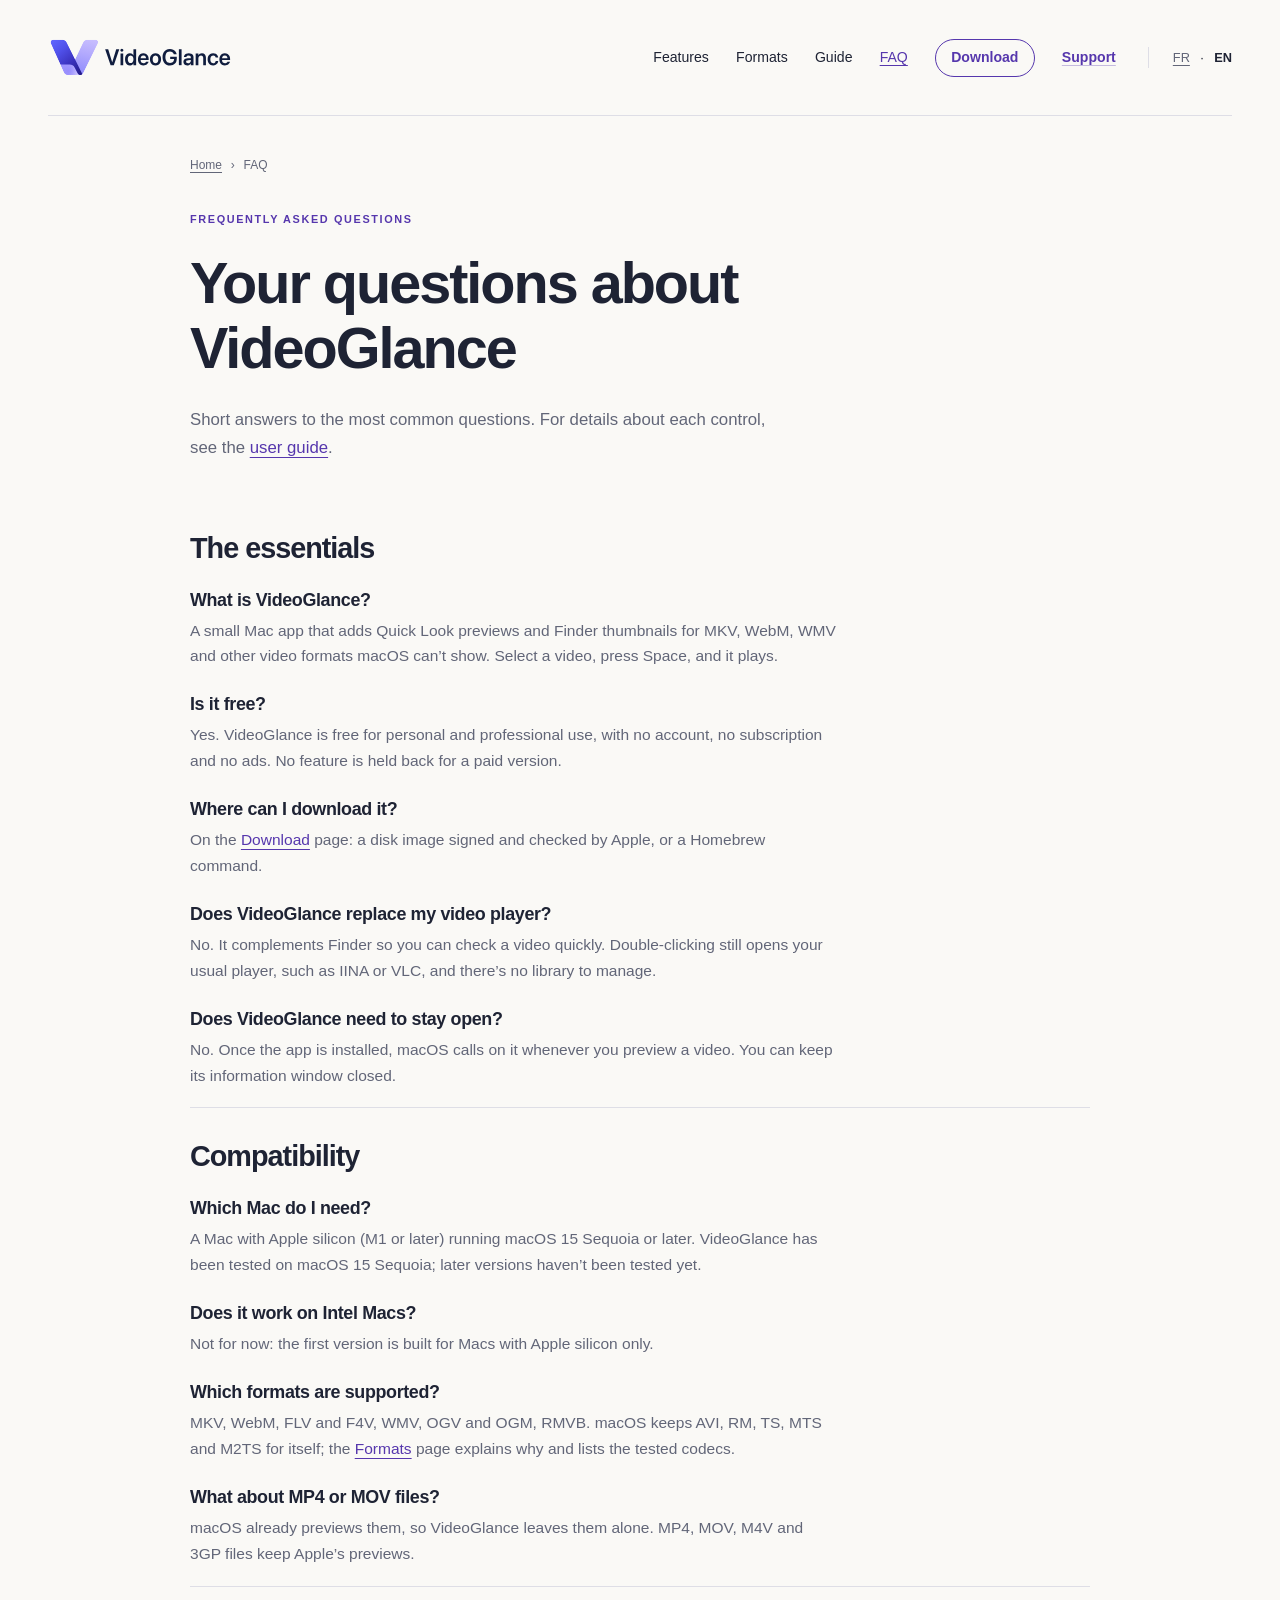
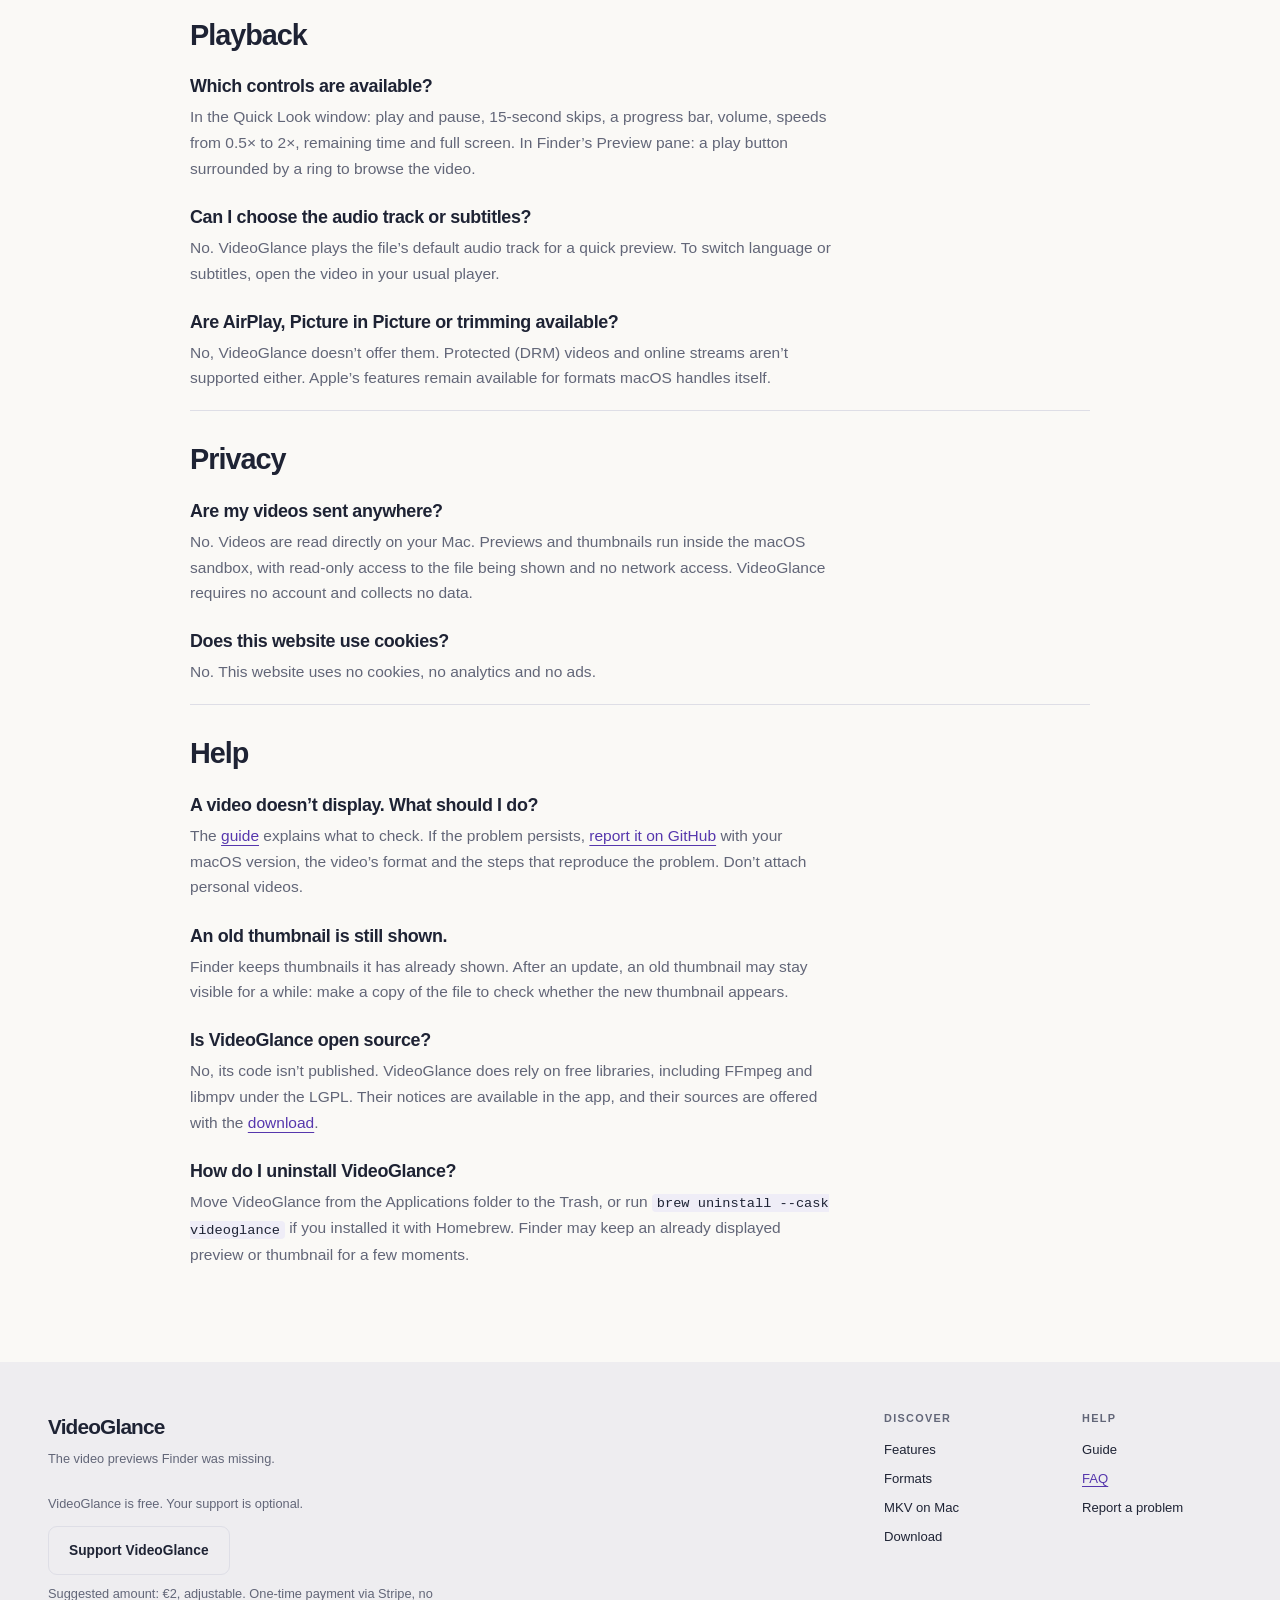
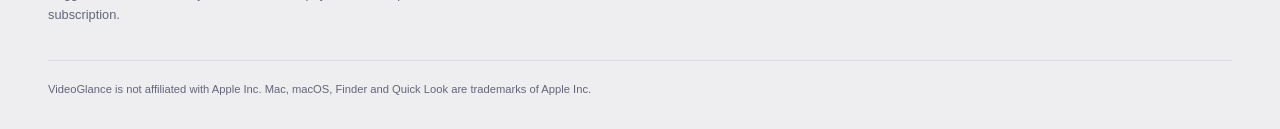
<file: en/faq.html>
<!doctype html>
<html lang="en">
<head>
  <meta charset="utf-8">
  <meta name="viewport" content="width=device-width, initial-scale=1">
  <meta name="robots" content="max-image-preview:large">
  <title>Frequently asked questions — VideoGlance</title>
  <meta name="description" content="Price, compatible Macs, formats, privacy, audio tracks: answers to common questions about VideoGlance, video previews for Finder.">
  <link rel="canonical" href="https://videoglance.app/en/faq.html">
  <link rel="alternate" hreflang="fr" href="https://videoglance.app/fr/faq.html">
  <link rel="alternate" hreflang="en" href="https://videoglance.app/en/faq.html">
  <link rel="alternate" hreflang="x-default" href="https://videoglance.app/en/faq.html">
  <meta property="og:type" content="website">
  <meta property="og:site_name" content="VideoGlance">
  <meta property="og:locale" content="en_US">
  <meta property="og:locale:alternate" content="fr_FR">
  <meta property="og:url" content="https://videoglance.app/en/faq.html">
  <meta property="og:title" content="Frequently asked questions — VideoGlance">
  <meta property="og:description" content="Price, compatible Macs, formats, privacy, audio tracks: answers to common questions about VideoGlance, video previews for Finder.">
  <meta property="og:image" content="https://videoglance.app/assets/quicklook-demo.jpg">
  <meta property="og:image:width" content="1940">
  <meta property="og:image:height" content="890">
  <meta property="og:image:alt" content="An MKV video playing in Finder’s Quick Look window with VideoGlance.">
  <meta name="twitter:card" content="summary_large_image">
  <script type="application/ld+json">{"@context": "https://schema.org", "@type": "WebPage", "@id": "https://videoglance.app/en/faq.html", "url": "https://videoglance.app/en/faq.html", "name": "Frequently asked questions — VideoGlance", "description": "Price, compatible Macs, formats, privacy, audio tracks: answers to common questions about VideoGlance, video previews for Finder.", "inLanguage": "en", "isPartOf": {"@type": "WebSite", "name": "VideoGlance", "url": "https://videoglance.app/"}, "breadcrumb": {"@type": "BreadcrumbList", "itemListElement": [{"@type": "ListItem", "position": 1, "name": "Home", "item": "https://videoglance.app/en/"}, {"@type": "ListItem", "position": 2, "name": "FAQ", "item": "https://videoglance.app/en/faq.html"}]}}</script>
  <meta name="theme-color" content="#5637ad">
  <link rel="icon" type="image/svg+xml" href="../assets/icon.svg">
  <link rel="stylesheet" href="../assets/site.css">
</head>
<body>
  <a class="skip-link" href="#main-content">Skip to content</a>
  <header class="site-header wrap">
    <a class="brand" href="./" aria-label="VideoGlance — Home"><img src="../assets/logo.svg" alt="VideoGlance" width="188" height="42"></a>
    <nav class="primary-nav" aria-label="Main navigation"><a href="./#features">Features</a><a href="formats.html">Formats</a><a href="guide.html">Guide</a><a href="faq.html" aria-current="page">FAQ</a><a class="nav-cta" href="download.html">Download</a><a class="nav-support" href="https://buy.stripe.com/aFa28q20teNR1iB57r4ko00?locale=en" aria-label="Support VideoGlance" aria-describedby="support-free support-terms">Support</a></nav>
    <nav class="languages" aria-label="Language"><a href="../fr/faq.html" lang="fr" hreflang="fr">FR</a> · <span lang="en">EN</span></nav>
  </header>
  <main id="main-content" class="wrap document-page narrow-page" tabindex="-1"><nav class="breadcrumb" aria-label="Breadcrumb"><ol><li><a href="./">Home</a></li><li aria-current="page">FAQ</li></ol></nav><article class="page faq-page">
  <header class="page-intro">
    <p class="eyebrow">Frequently asked questions</p>
    <h1>Your questions about VideoGlance</h1>
    <p class="lead">Short answers to the most common questions. For details about each control, see the <a href="guide.html">user guide</a>.</p>
  </header>

  <section class="faq-group" aria-labelledby="essentials">
    <h2 id="essentials">The essentials</h2>
    <h3 id="what">What is VideoGlance?</h3>
    <p>A small Mac app that adds Quick Look previews and Finder thumbnails for MKV, WebM, WMV and other video formats macOS can’t show. Select a video, press Space, and it plays.</p>
    <h3 id="price">Is it free?</h3>
    <p>Yes. VideoGlance is free for personal and professional use, with no account, no subscription and no ads. No feature is held back for a paid version.</p>
    <h3 id="release">Where can I download it?</h3>
    <p>On the <a href="download.html">Download</a> page: a disk image signed and checked by Apple, or a Homebrew command.</p>
    <h3 id="player">Does VideoGlance replace my video player?</h3>
    <p>No. It complements Finder so you can check a video quickly. Double-clicking still opens your usual player, such as IINA or VLC, and there’s no library to manage.</p>
    <h3 id="open">Does VideoGlance need to stay open?</h3>
    <p>No. Once the app is installed, macOS calls on it whenever you preview a video. You can keep its information window closed.</p>
  </section>

  <section class="faq-group" aria-labelledby="compatibility">
    <h2 id="compatibility">Compatibility</h2>
    <h3 id="mac">Which Mac do I need?</h3>
    <p>A Mac with Apple silicon (M1 or later) running macOS 15 Sequoia or later. VideoGlance has been tested on macOS 15 Sequoia; later versions haven’t been tested yet.</p>
    <h3 id="intel">Does it work on Intel Macs?</h3>
    <p>Not for now: the first version is built for Macs with Apple silicon only.</p>
    <h3 id="formats">Which formats are supported?</h3>
    <p>MKV, WebM, FLV and F4V, WMV, OGV and OGM, RMVB. macOS keeps AVI, RM, TS, MTS and M2TS for itself; the <a href="formats.html">Formats</a> page explains why and lists the tested codecs.</p>
    <h3 id="mp4">What about MP4 or MOV files?</h3>
    <p>macOS already previews them, so VideoGlance leaves them alone. MP4, MOV, M4V and 3GP files keep Apple’s previews.</p>
  </section>

  <section class="faq-group" aria-labelledby="playback">
    <h2 id="playback">Playback</h2>
    <h3 id="controls">Which controls are available?</h3>
    <p>In the Quick Look window: play and pause, 15-second skips, a progress bar, volume, speeds from 0.5× to 2×, remaining time and full screen. In Finder’s Preview pane: a play button surrounded by a ring to browse the video.</p>
    <h3 id="tracks">Can I choose the audio track or subtitles?</h3>
    <p>No. VideoGlance plays the file’s default audio track for a quick preview. To switch language or subtitles, open the video in your usual player.</p>
    <h3 id="airplay">Are AirPlay, Picture in Picture or trimming available?</h3>
    <p>No, VideoGlance doesn’t offer them. Protected (DRM) videos and online streams aren’t supported either. Apple’s features remain available for formats macOS handles itself.</p>
  </section>

  <section class="faq-group" aria-labelledby="privacy">
    <h2 id="privacy">Privacy</h2>
    <h3 id="data">Are my videos sent anywhere?</h3>
    <p>No. Videos are read directly on your Mac. Previews and thumbnails run inside the macOS sandbox, with read-only access to the file being shown and no network access. VideoGlance requires no account and collects no data.</p>
    <h3 id="site">Does this website use cookies?</h3>
    <p>No. This website uses no cookies, no analytics and no ads.</p>
  </section>

  <section class="faq-group" aria-labelledby="help">
    <h2 id="help">Help</h2>
    <h3 id="problem">A video doesn’t display. What should I do?</h3>
    <p>The <a href="guide.html#if-something-goes-wrong">guide</a> explains what to check. If the problem persists, <a href="https://github.com/Kwadz/videoglance-site/issues">report it on GitHub</a> with your macOS version, the video’s format and the steps that reproduce the problem. Don’t attach personal videos.</p>
    <h3 id="thumbnail">An old thumbnail is still shown.</h3>
    <p>Finder keeps thumbnails it has already shown. After an update, an old thumbnail may stay visible for a while: make a copy of the file to check whether the new thumbnail appears.</p>
    <h3 id="open-source">Is VideoGlance open source?</h3>
    <p>No, its code isn’t published. VideoGlance does rely on free libraries, including FFmpeg and libmpv under the LGPL. Their notices are available in the app, and their sources are offered with the <a href="download.html#terms">download</a>.</p>
    <h3 id="uninstall">How do I uninstall VideoGlance?</h3>
    <p>Move VideoGlance from the Applications folder to the Trash, or run <code>brew uninstall --cask videoglance</code> if you installed it with Homebrew. Finder may keep an already displayed preview or thumbnail for a few moments.</p>
  </section>
</article>
</main>
  <footer class="site-footer">
    <div class="wrap footer-inner">
      <div class="footer-brand"><p class="footer-name">VideoGlance</p><p>The video previews Finder was missing.</p><div class="footer-support"><p id="support-free">VideoGlance is free. Your support is optional.</p><a class="button button-secondary" href="https://buy.stripe.com/aFa28q20teNR1iB57r4ko00?locale=en" aria-describedby="support-terms">Support VideoGlance</a><p id="support-terms">Suggested amount: €2, adjustable. One-time payment via Stripe, no subscription.</p></div></div>
      <nav class="footer-links" aria-label="Discover"><p>Discover</p><a href="./#features">Features</a><a href="formats.html">Formats</a><a href="mkv-quick-look-mac.html">MKV on Mac</a><a href="download.html">Download</a></nav><nav class="footer-links" aria-label="Help"><p>Help</p><a href="guide.html">Guide</a><a href="faq.html" aria-current="page">FAQ</a><a href="https://github.com/Kwadz/videoglance-site/issues">Report a problem</a></nav>
    </div>
    <p class="wrap footer-legal">VideoGlance is not affiliated with Apple Inc. Mac, macOS, Finder and Quick Look are trademarks of Apple Inc.</p>
  </footer>
</body>
</html>
</file>
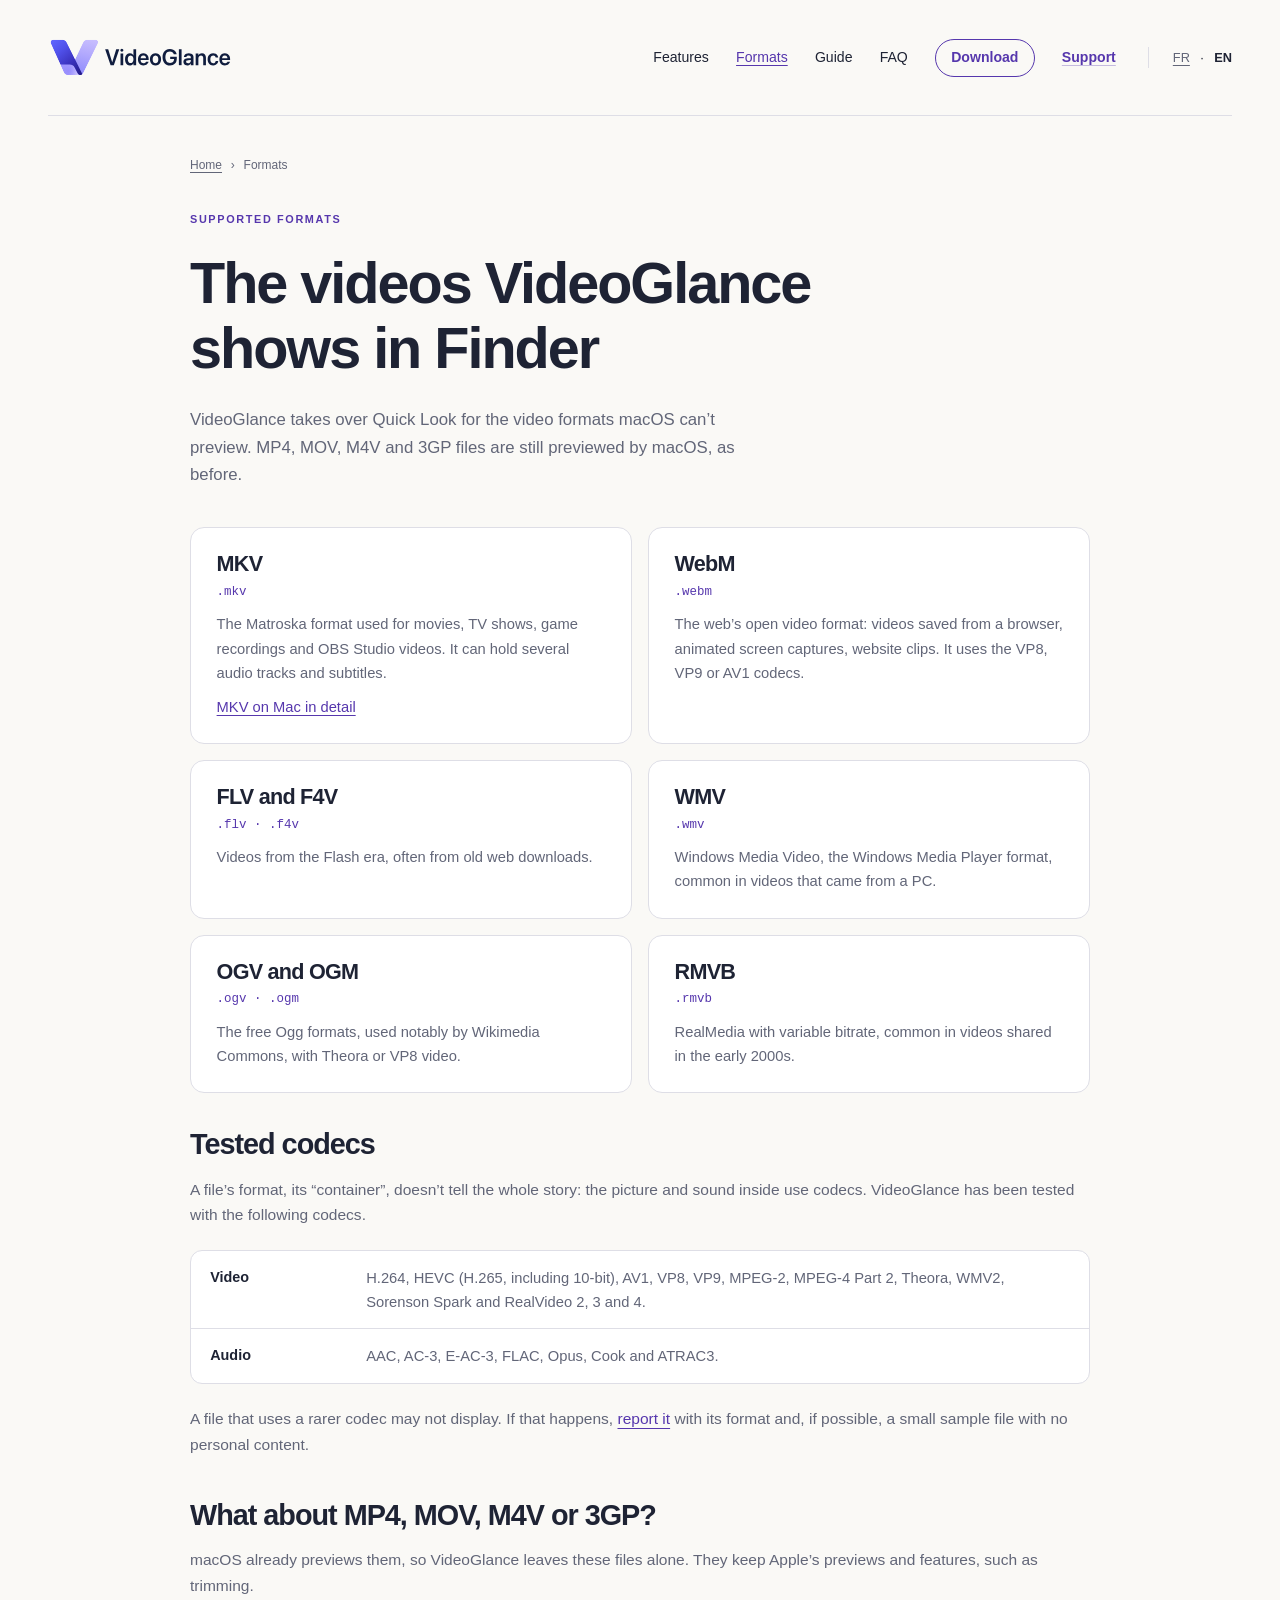
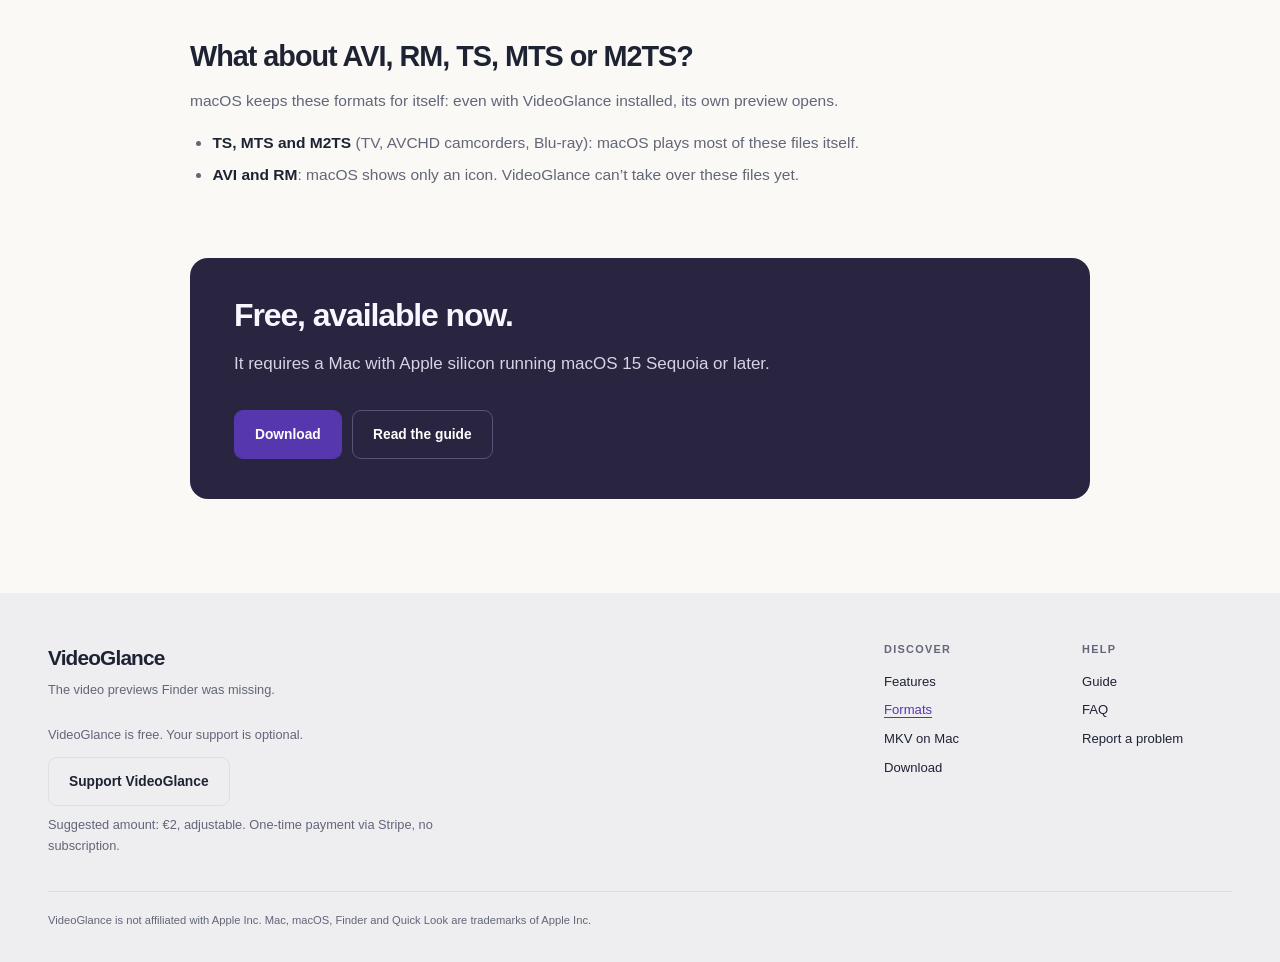
<file: en/formats.html>
<!doctype html>
<html lang="en">
<head>
  <meta charset="utf-8">
  <meta name="viewport" content="width=device-width, initial-scale=1">
  <meta name="robots" content="max-image-preview:large">
  <title>Supported video formats: MKV, WebM, WMV and more — VideoGlance</title>
  <meta name="description" content="MKV, WebM, WMV, FLV, OGV, RMVB: the video formats and codecs VideoGlance shows in Quick Look and Finder on Mac.">
  <link rel="canonical" href="https://videoglance.app/en/formats.html">
  <link rel="alternate" hreflang="fr" href="https://videoglance.app/fr/formats.html">
  <link rel="alternate" hreflang="en" href="https://videoglance.app/en/formats.html">
  <link rel="alternate" hreflang="x-default" href="https://videoglance.app/en/formats.html">
  <meta property="og:type" content="website">
  <meta property="og:site_name" content="VideoGlance">
  <meta property="og:locale" content="en_US">
  <meta property="og:locale:alternate" content="fr_FR">
  <meta property="og:url" content="https://videoglance.app/en/formats.html">
  <meta property="og:title" content="Supported video formats: MKV, WebM, WMV and more — VideoGlance">
  <meta property="og:description" content="MKV, WebM, WMV, FLV, OGV, RMVB: the video formats and codecs VideoGlance shows in Quick Look and Finder on Mac.">
  <meta property="og:image" content="https://videoglance.app/assets/quicklook-demo.jpg">
  <meta property="og:image:width" content="1940">
  <meta property="og:image:height" content="890">
  <meta property="og:image:alt" content="An MKV video playing in Finder’s Quick Look window with VideoGlance.">
  <meta name="twitter:card" content="summary_large_image">
  <script type="application/ld+json">{"@context": "https://schema.org", "@type": "WebPage", "@id": "https://videoglance.app/en/formats.html", "url": "https://videoglance.app/en/formats.html", "name": "Supported video formats: MKV, WebM, WMV and more — VideoGlance", "description": "MKV, WebM, WMV, FLV, OGV, RMVB: the video formats and codecs VideoGlance shows in Quick Look and Finder on Mac.", "inLanguage": "en", "isPartOf": {"@type": "WebSite", "name": "VideoGlance", "url": "https://videoglance.app/"}, "breadcrumb": {"@type": "BreadcrumbList", "itemListElement": [{"@type": "ListItem", "position": 1, "name": "Home", "item": "https://videoglance.app/en/"}, {"@type": "ListItem", "position": 2, "name": "Formats", "item": "https://videoglance.app/en/formats.html"}]}}</script>
  <meta name="theme-color" content="#5637ad">
  <link rel="icon" type="image/svg+xml" href="../assets/icon.svg">
  <link rel="stylesheet" href="../assets/site.css">
</head>
<body>
  <a class="skip-link" href="#main-content">Skip to content</a>
  <header class="site-header wrap">
    <a class="brand" href="./" aria-label="VideoGlance — Home"><img src="../assets/logo.svg" alt="VideoGlance" width="188" height="42"></a>
    <nav class="primary-nav" aria-label="Main navigation"><a href="./#features">Features</a><a href="formats.html" aria-current="page">Formats</a><a href="guide.html">Guide</a><a href="faq.html">FAQ</a><a class="nav-cta" href="download.html">Download</a><a class="nav-support" href="https://buy.stripe.com/aFa28q20teNR1iB57r4ko00?locale=en" aria-label="Support VideoGlance" aria-describedby="support-free support-terms">Support</a></nav>
    <nav class="languages" aria-label="Language"><a href="../fr/formats.html" lang="fr" hreflang="fr">FR</a> · <span lang="en">EN</span></nav>
  </header>
  <main id="main-content" class="wrap document-page narrow-page" tabindex="-1"><nav class="breadcrumb" aria-label="Breadcrumb"><ol><li><a href="./">Home</a></li><li aria-current="page">Formats</li></ol></nav><article class="page">
  <header class="page-intro">
    <p class="eyebrow">Supported formats</p>
    <h1>The videos VideoGlance shows in Finder</h1>
    <p class="lead">VideoGlance takes over Quick Look for the video formats macOS can’t preview. MP4, MOV, M4V and 3GP files are still previewed by macOS, as before.</p>
  </header>

  <div class="format-grid">
    <section class="format-card" id="mkv" aria-labelledby="mkv-title">
      <h2 id="mkv-title">MKV</h2>
      <p class="extensions">.mkv</p>
      <p>The Matroska format used for movies, TV shows, game recordings and OBS Studio videos. It can hold several audio tracks and subtitles.</p>
      <p><a href="mkv-quick-look-mac.html">MKV on Mac in detail</a></p>
    </section>
    <section class="format-card" id="webm" aria-labelledby="webm-title">
      <h2 id="webm-title">WebM</h2>
      <p class="extensions">.webm</p>
      <p>The web’s open video format: videos saved from a browser, animated screen captures, website clips. It uses the VP8, VP9 or AV1 codecs.</p>
    </section>
    <section class="format-card" id="flv" aria-labelledby="flv-title">
      <h2 id="flv-title">FLV and F4V</h2>
      <p class="extensions">.flv · .f4v</p>
      <p>Videos from the Flash era, often from old web downloads.</p>
    </section>
    <section class="format-card" id="wmv" aria-labelledby="wmv-title">
      <h2 id="wmv-title">WMV</h2>
      <p class="extensions">.wmv</p>
      <p>Windows Media Video, the Windows Media Player format, common in videos that came from a PC.</p>
    </section>
    <section class="format-card" id="ogv" aria-labelledby="ogv-title">
      <h2 id="ogv-title">OGV and OGM</h2>
      <p class="extensions">.ogv · .ogm</p>
      <p>The free Ogg formats, used notably by Wikimedia Commons, with Theora or VP8 video.</p>
    </section>
    <section class="format-card" id="rm" aria-labelledby="rm-title">
      <h2 id="rm-title">RMVB</h2>
      <p class="extensions">.rmvb</p>
      <p>RealMedia with variable bitrate, common in videos shared in the early 2000s.</p>
    </section>
  </div>

  <section class="page-section" aria-labelledby="codecs">
    <h2 id="codecs">Tested codecs</h2>
    <p>A file’s format, its “container”, doesn’t tell the whole story: the picture and sound inside use codecs. VideoGlance has been tested with the following codecs.</p>
    <dl class="codec-list">
      <div><dt>Video</dt><dd>H.264, HEVC (H.265, including 10-bit), AV1, VP8, VP9, MPEG-2, MPEG-4 Part 2, Theora, WMV2, Sorenson Spark and RealVideo 2, 3 and 4.</dd></div>
      <div><dt>Audio</dt><dd>AAC, AC-3, E-AC-3, FLAC, Opus, Cook and ATRAC3.</dd></div>
    </dl>
    <p>A file that uses a rarer codec may not display. If that happens, <a href="guide.html#if-something-goes-wrong">report it</a> with its format and, if possible, a small sample file with no personal content.</p>
  </section>

  <section class="page-section" aria-labelledby="apple">
    <h2 id="apple">What about MP4, MOV, M4V or 3GP?</h2>
    <p>macOS already previews them, so VideoGlance leaves these files alone. They keep Apple’s previews and features, such as trimming.</p>
  </section>

  <section class="page-section" aria-labelledby="reserved">
    <h2 id="reserved">What about AVI, RM, TS, MTS or M2TS?</h2>
    <p>macOS keeps these formats for itself: even with VideoGlance installed, its own preview opens.</p>
    <ul>
      <li><strong>TS, MTS and M2TS</strong> (TV, AVCHD camcorders, Blu-ray): macOS plays most of these files itself.</li>
      <li><strong>AVI and RM</strong>: macOS shows only an icon. VideoGlance can’t take over these files yet.</li>
    </ul>
  </section>

  <aside class="cta-card" aria-labelledby="formats-cta">
    <h2 id="formats-cta">Free, available now.</h2>
    <p>It requires a Mac with Apple silicon running macOS 15 Sequoia or later.</p>
    <div class="actions">
      <a class="button" href="download.html">Download</a>
      <a class="button button-secondary" href="guide.html">Read the guide</a>
    </div>
  </aside>
</article>
</main>
  <footer class="site-footer">
    <div class="wrap footer-inner">
      <div class="footer-brand"><p class="footer-name">VideoGlance</p><p>The video previews Finder was missing.</p><div class="footer-support"><p id="support-free">VideoGlance is free. Your support is optional.</p><a class="button button-secondary" href="https://buy.stripe.com/aFa28q20teNR1iB57r4ko00?locale=en" aria-describedby="support-terms">Support VideoGlance</a><p id="support-terms">Suggested amount: €2, adjustable. One-time payment via Stripe, no subscription.</p></div></div>
      <nav class="footer-links" aria-label="Discover"><p>Discover</p><a href="./#features">Features</a><a href="formats.html" aria-current="page">Formats</a><a href="mkv-quick-look-mac.html">MKV on Mac</a><a href="download.html">Download</a></nav><nav class="footer-links" aria-label="Help"><p>Help</p><a href="guide.html">Guide</a><a href="faq.html">FAQ</a><a href="https://github.com/Kwadz/videoglance-site/issues">Report a problem</a></nav>
    </div>
    <p class="wrap footer-legal">VideoGlance is not affiliated with Apple Inc. Mac, macOS, Finder and Quick Look are trademarks of Apple Inc.</p>
  </footer>
</body>
</html>
</file>
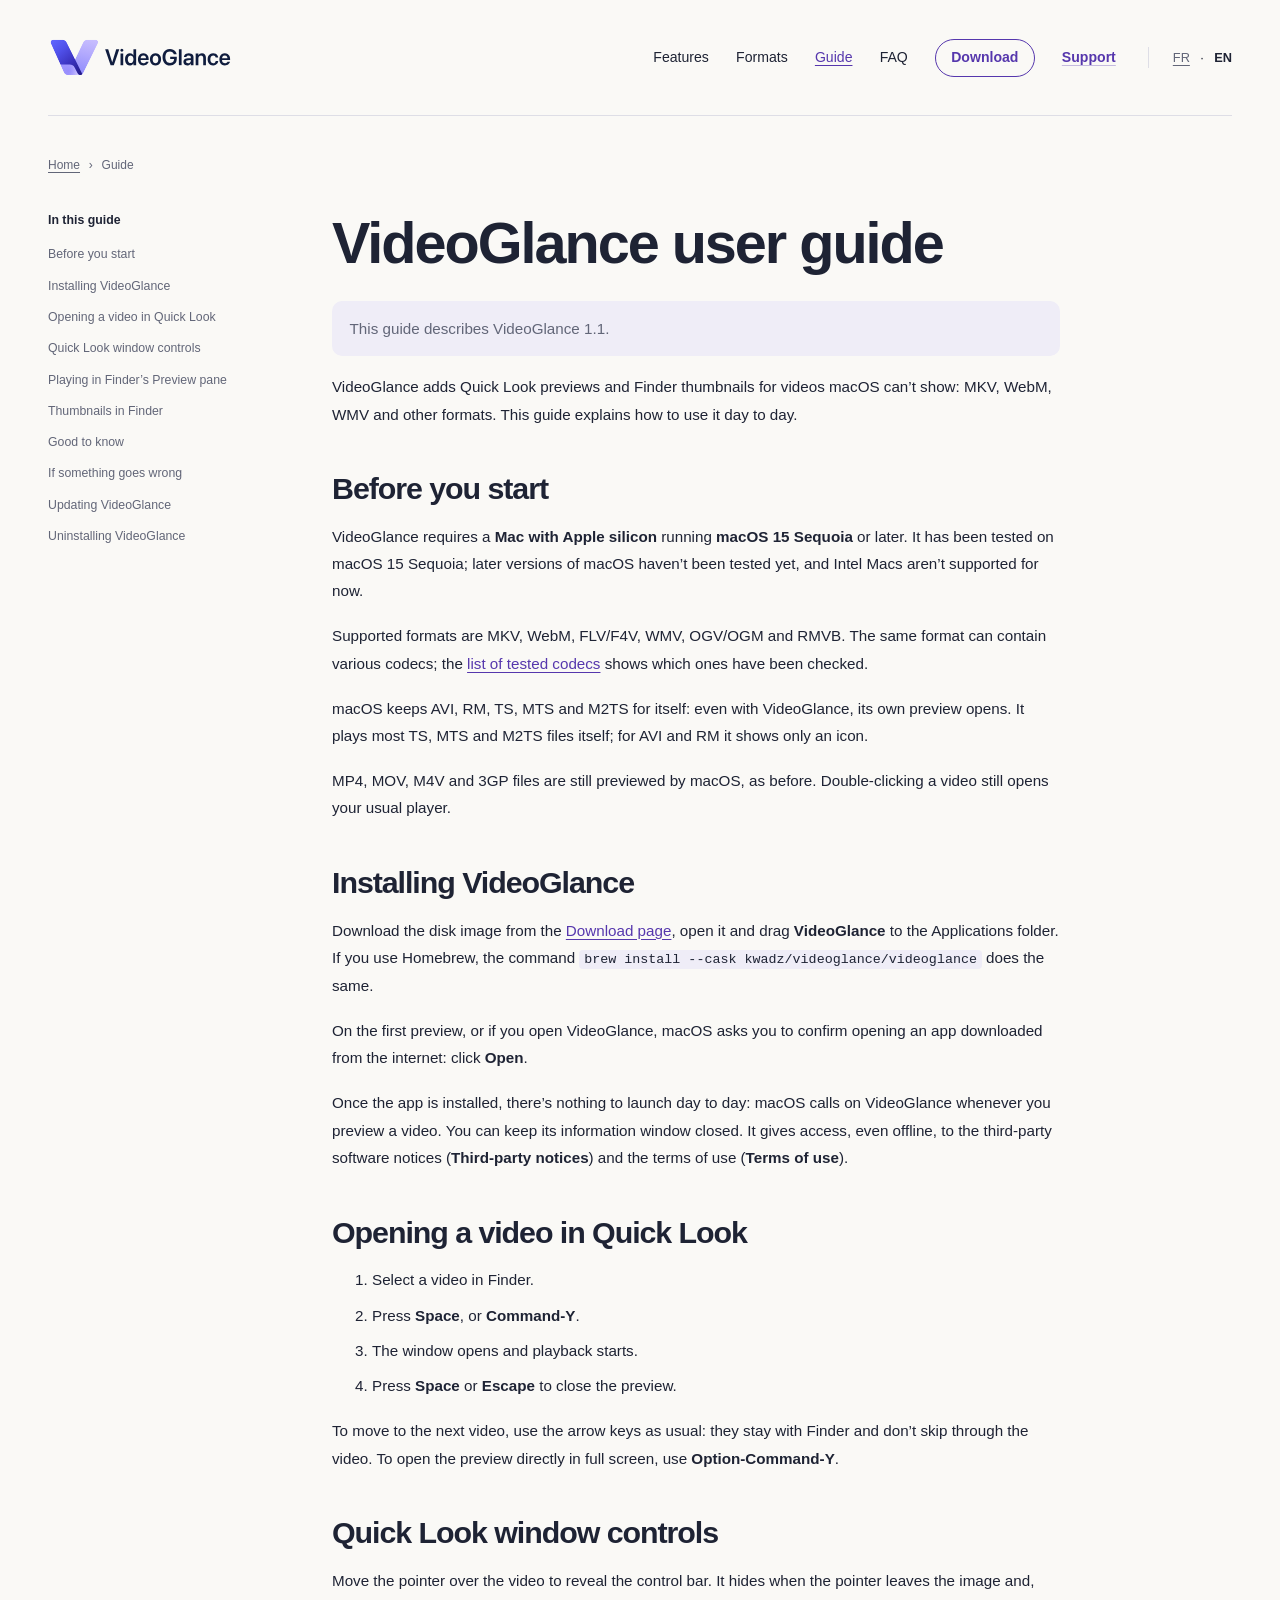
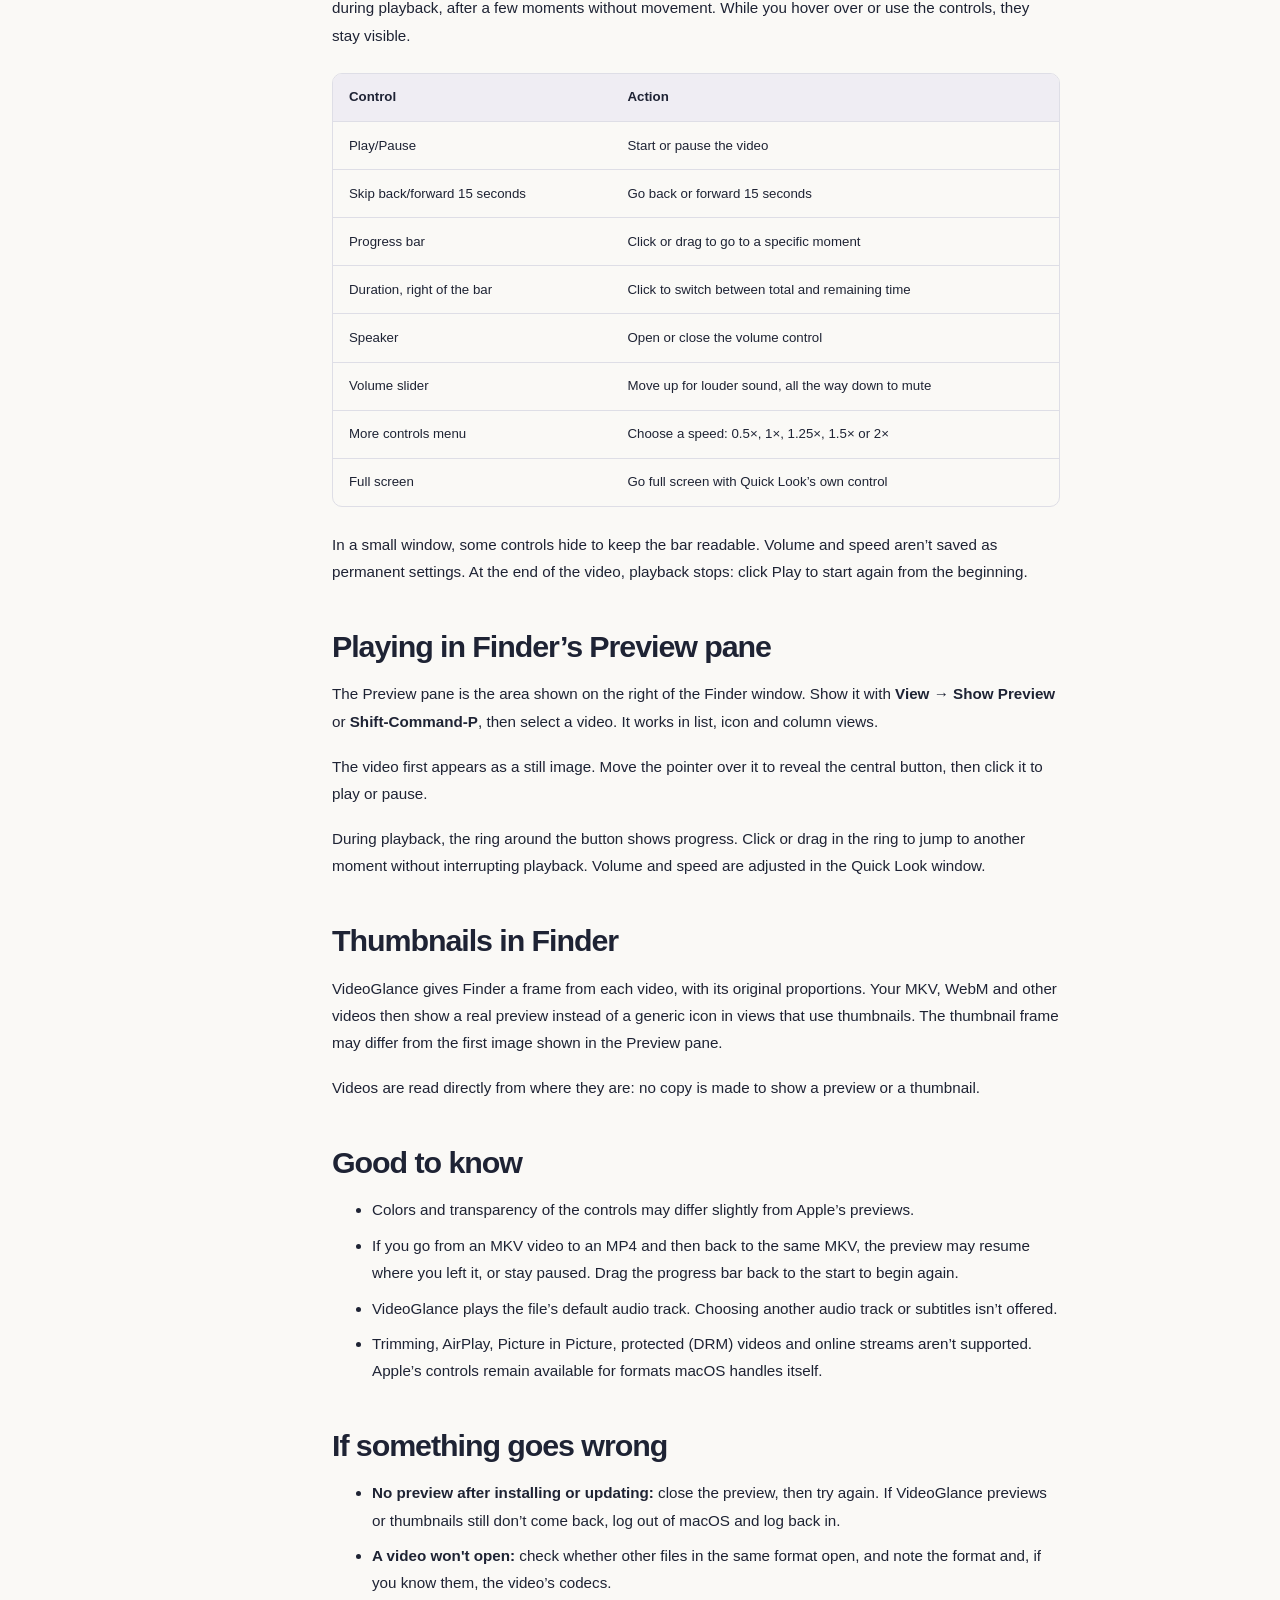
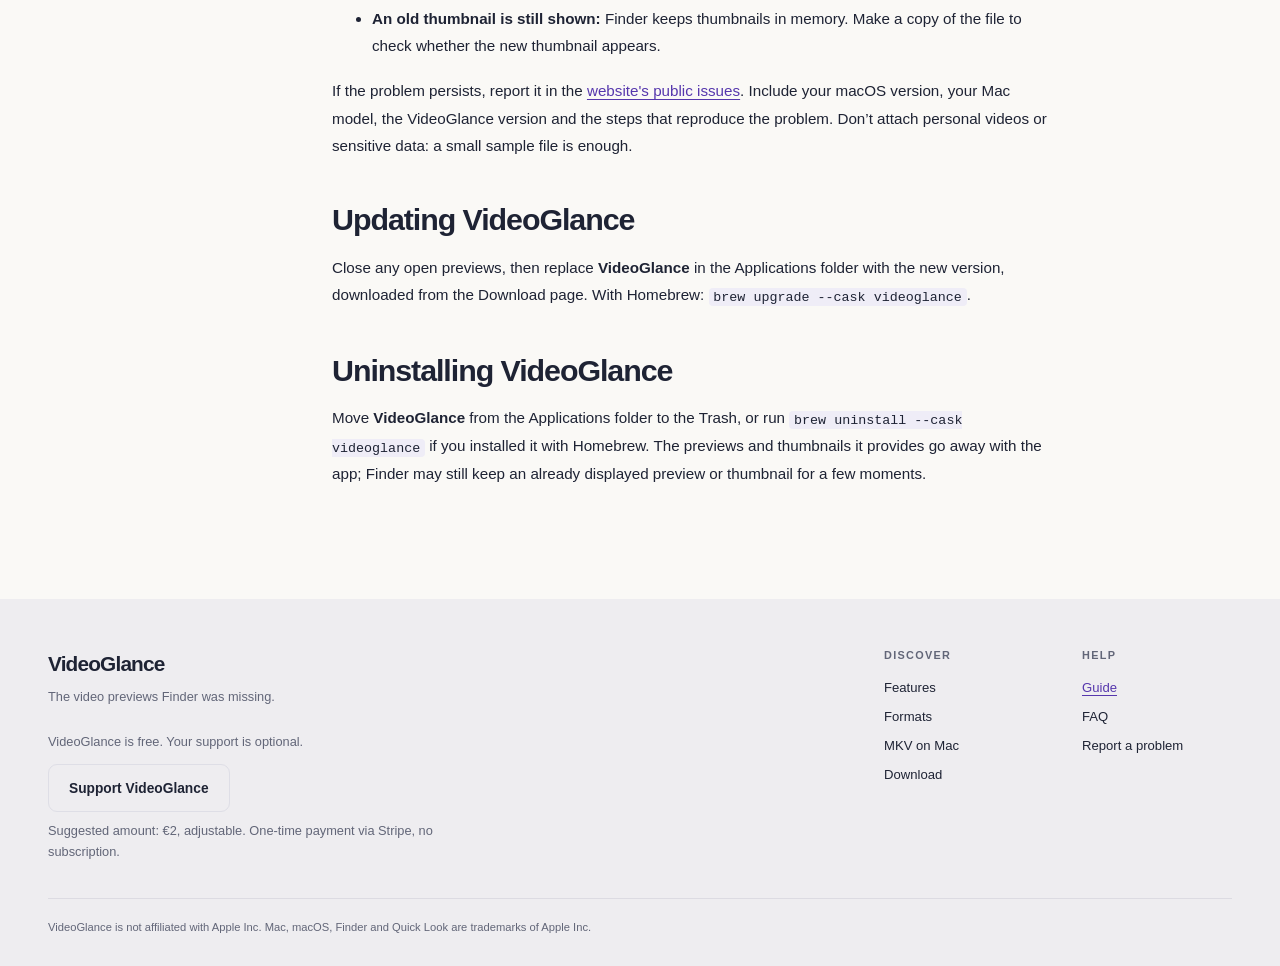
<file: en/guide.html>
<!doctype html>
<html lang="en">
<head>
  <meta charset="utf-8">
  <meta name="viewport" content="width=device-width, initial-scale=1">
  <meta name="robots" content="max-image-preview:large">
  <title>User guide — VideoGlance for Mac</title>
  <meta name="description" content="Open a video with Space, play it in the Preview pane, adjust volume and speed, fix a problem: the complete VideoGlance user guide.">
  <link rel="canonical" href="https://videoglance.app/en/guide.html">
  <link rel="alternate" hreflang="fr" href="https://videoglance.app/fr/guide.html">
  <link rel="alternate" hreflang="en" href="https://videoglance.app/en/guide.html">
  <link rel="alternate" hreflang="x-default" href="https://videoglance.app/en/guide.html">
  <meta property="og:type" content="website">
  <meta property="og:site_name" content="VideoGlance">
  <meta property="og:locale" content="en_US">
  <meta property="og:locale:alternate" content="fr_FR">
  <meta property="og:url" content="https://videoglance.app/en/guide.html">
  <meta property="og:title" content="User guide — VideoGlance for Mac">
  <meta property="og:description" content="Open a video with Space, play it in the Preview pane, adjust volume and speed, fix a problem: the complete VideoGlance user guide.">
  <meta property="og:image" content="https://videoglance.app/assets/quicklook-demo.jpg">
  <meta property="og:image:width" content="1940">
  <meta property="og:image:height" content="890">
  <meta property="og:image:alt" content="An MKV video playing in Finder’s Quick Look window with VideoGlance.">
  <meta name="twitter:card" content="summary_large_image">
  <script type="application/ld+json">{"@context": "https://schema.org", "@type": "WebPage", "@id": "https://videoglance.app/en/guide.html", "url": "https://videoglance.app/en/guide.html", "name": "User guide — VideoGlance for Mac", "description": "Open a video with Space, play it in the Preview pane, adjust volume and speed, fix a problem: the complete VideoGlance user guide.", "inLanguage": "en", "isPartOf": {"@type": "WebSite", "name": "VideoGlance", "url": "https://videoglance.app/"}, "breadcrumb": {"@type": "BreadcrumbList", "itemListElement": [{"@type": "ListItem", "position": 1, "name": "Home", "item": "https://videoglance.app/en/"}, {"@type": "ListItem", "position": 2, "name": "Guide", "item": "https://videoglance.app/en/guide.html"}]}}</script>
  <meta name="theme-color" content="#5637ad">
  <link rel="icon" type="image/svg+xml" href="../assets/icon.svg">
  <link rel="stylesheet" href="../assets/site.css">
</head>
<body>
  <a class="skip-link" href="#main-content">Skip to content</a>
  <header class="site-header wrap">
    <a class="brand" href="./" aria-label="VideoGlance — Home"><img src="../assets/logo.svg" alt="VideoGlance" width="188" height="42"></a>
    <nav class="primary-nav" aria-label="Main navigation"><a href="./#features">Features</a><a href="formats.html">Formats</a><a href="guide.html" aria-current="page">Guide</a><a href="faq.html">FAQ</a><a class="nav-cta" href="download.html">Download</a><a class="nav-support" href="https://buy.stripe.com/aFa28q20teNR1iB57r4ko00?locale=en" aria-label="Support VideoGlance" aria-describedby="support-free support-terms">Support</a></nav>
    <nav class="languages" aria-label="Language"><a href="../fr/guide.html" lang="fr" hreflang="fr">FR</a> · <span lang="en">EN</span></nav>
  </header>
  <main id="main-content" class="wrap document-page" tabindex="-1"><nav class="breadcrumb" aria-label="Breadcrumb"><ol><li><a href="./">Home</a></li><li aria-current="page">Guide</li></ol></nav><div class="document-layout"><nav class="toc" aria-label="In this guide"><strong>In this guide</strong><ol><li><a href="#before-you-start">Before you start</a></li><li><a href="#installing-videoglance">Installing VideoGlance</a></li><li><a href="#opening-a-video-in-quick-look">Opening a video in Quick Look</a></li><li><a href="#quick-look-window-controls">Quick Look window controls</a></li><li><a href="#playing-in-finder-s-preview-pane">Playing in Finder’s Preview pane</a></li><li><a href="#thumbnails-in-finder">Thumbnails in Finder</a></li><li><a href="#good-to-know">Good to know</a></li><li><a href="#if-something-goes-wrong">If something goes wrong</a></li><li><a href="#updating-videoglance">Updating VideoGlance</a></li><li><a href="#uninstalling-videoglance">Uninstalling VideoGlance</a></li></ol></nav><article class="prose"><h1 id="videoglance-user-guide">VideoGlance user guide</h1><p class="guide-notice">This guide describes VideoGlance 1.1.</p><p>VideoGlance adds Quick Look previews and Finder thumbnails for videos macOS can’t show: MKV, WebM, WMV and other formats. This guide explains how to use it day to day.</p><h2 id="before-you-start">Before you start</h2><p>VideoGlance requires a <strong>Mac with Apple silicon</strong> running <strong>macOS 15 Sequoia</strong> or later. It has been tested on macOS 15 Sequoia; later versions of macOS haven’t been tested yet, and Intel Macs aren’t supported for now.</p><p>Supported formats are MKV, WebM, FLV/F4V, WMV, OGV/OGM and RMVB. The same format can contain various codecs; the <a href="formats.html#codecs">list of tested codecs</a> shows which ones have been checked.</p><p>macOS keeps AVI, RM, TS, MTS and M2TS for itself: even with VideoGlance, its own preview opens. It plays most TS, MTS and M2TS files itself; for AVI and RM it shows only an icon.</p><p>MP4, MOV, M4V and 3GP files are still previewed by macOS, as before. Double-clicking a video still opens your usual player.</p><h2 id="installing-videoglance">Installing VideoGlance</h2><p>Download the disk image from the <a href="download.html">Download page</a>, open it and drag <strong>VideoGlance</strong> to the Applications folder. If you use Homebrew, the command <code>brew install --cask kwadz/videoglance/videoglance</code> does the same.</p><p>On the first preview, or if you open VideoGlance, macOS asks you to confirm opening an app downloaded from the internet: click <strong>Open</strong>.</p><p>Once the app is installed, there’s nothing to launch day to day: macOS calls on VideoGlance whenever you preview a video. You can keep its information window closed. It gives access, even offline, to the third-party software notices (<strong>Third-party notices</strong>) and the terms of use (<strong>Terms of use</strong>).</p><h2 id="opening-a-video-in-quick-look">Opening a video in Quick Look</h2><ol><li>Select a video in Finder.</li><li>Press <strong>Space</strong>, or <strong>Command-Y</strong>.</li><li>The window opens and playback starts.</li><li>Press <strong>Space</strong> or <strong>Escape</strong> to close the preview.</li></ol><p>To move to the next video, use the arrow keys as usual: they stay with Finder and don’t skip through the video. To open the preview directly in full screen, use <strong>Option-Command-Y</strong>.</p><h2 id="quick-look-window-controls">Quick Look window controls</h2><p>Move the pointer over the video to reveal the control bar. It hides when the pointer leaves the image and, during playback, after a few moments without movement. While you hover over or use the controls, they stay visible.</p><div class="table-scroll" tabindex="0" role="region" aria-label="Controls table"><table><thead><tr><th scope="col">Control</th><th scope="col">Action</th></tr></thead><tbody><tr><td>Play/Pause</td><td>Start or pause the video</td></tr><tr><td>Skip back/forward 15 seconds</td><td>Go back or forward 15 seconds</td></tr><tr><td>Progress bar</td><td>Click or drag to go to a specific moment</td></tr><tr><td>Duration, right of the bar</td><td>Click to switch between total and remaining time</td></tr><tr><td>Speaker</td><td>Open or close the volume control</td></tr><tr><td>Volume slider</td><td>Move up for louder sound, all the way down to mute</td></tr><tr><td>More controls menu</td><td>Choose a speed: 0.5×, 1×, 1.25×, 1.5× or 2×</td></tr><tr><td>Full screen</td><td>Go full screen with Quick Look’s own control</td></tr></tbody></table></div><p>In a small window, some controls hide to keep the bar readable. Volume and speed aren’t saved as permanent settings. At the end of the video, playback stops: click Play to start again from the beginning.</p><h2 id="playing-in-finder-s-preview-pane">Playing in Finder’s Preview pane</h2><p>The Preview pane is the area shown on the right of the Finder window. Show it with <strong>View → Show Preview</strong> or <strong>Shift-Command-P</strong>, then select a video. It works in list, icon and column views.</p><p>The video first appears as a still image. Move the pointer over it to reveal the central button, then click it to play or pause.</p><p>During playback, the ring around the button shows progress. Click or drag in the ring to jump to another moment without interrupting playback. Volume and speed are adjusted in the Quick Look window.</p><h2 id="thumbnails-in-finder">Thumbnails in Finder</h2><p>VideoGlance gives Finder a frame from each video, with its original proportions. Your MKV, WebM and other videos then show a real preview instead of a generic icon in views that use thumbnails. The thumbnail frame may differ from the first image shown in the Preview pane.</p><p>Videos are read directly from where they are: no copy is made to show a preview or a thumbnail.</p><h2 id="good-to-know">Good to know</h2><ul><li>Colors and transparency of the controls may differ slightly from Apple’s previews.</li><li>If you go from an MKV video to an MP4 and then back to the same MKV, the preview may resume where you left it, or stay paused. Drag the progress bar back to the start to begin again.</li><li>VideoGlance plays the file’s default audio track. Choosing another audio track or subtitles isn’t offered.</li><li>Trimming, AirPlay, Picture in Picture, protected (DRM) videos and online streams aren’t supported. Apple’s controls remain available for formats macOS handles itself.</li></ul><h2 id="if-something-goes-wrong">If something goes wrong</h2><ul><li><strong>No preview after installing or updating:</strong> close the preview, then try again. If VideoGlance previews or thumbnails still don’t come back, log out of macOS and log back in.</li><li><strong>A video won&#x27;t open:</strong> check whether other files in the same format open, and note the format and, if you know them, the video’s codecs.</li><li><strong>An old thumbnail is still shown:</strong> Finder keeps thumbnails in memory. Make a copy of the file to check whether the new thumbnail appears.</li></ul><p>If the problem persists, report it in the <a href="https://github.com/Kwadz/videoglance-site/issues">website&#x27;s public issues</a>. Include your macOS version, your Mac model, the VideoGlance version and the steps that reproduce the problem. Don’t attach personal videos or sensitive data: a small sample file is enough.</p><h2 id="updating-videoglance">Updating VideoGlance</h2><p>Close any open previews, then replace <strong>VideoGlance</strong> in the Applications folder with the new version, downloaded from the Download page. With Homebrew: <code>brew upgrade --cask videoglance</code>.</p><h2 id="uninstalling-videoglance">Uninstalling VideoGlance</h2><p>Move <strong>VideoGlance</strong> from the Applications folder to the Trash, or run <code>brew uninstall --cask videoglance</code> if you installed it with Homebrew. The previews and thumbnails it provides go away with the app; Finder may still keep an already displayed preview or thumbnail for a few moments.</p></article></div></main>
  <footer class="site-footer">
    <div class="wrap footer-inner">
      <div class="footer-brand"><p class="footer-name">VideoGlance</p><p>The video previews Finder was missing.</p><div class="footer-support"><p id="support-free">VideoGlance is free. Your support is optional.</p><a class="button button-secondary" href="https://buy.stripe.com/aFa28q20teNR1iB57r4ko00?locale=en" aria-describedby="support-terms">Support VideoGlance</a><p id="support-terms">Suggested amount: €2, adjustable. One-time payment via Stripe, no subscription.</p></div></div>
      <nav class="footer-links" aria-label="Discover"><p>Discover</p><a href="./#features">Features</a><a href="formats.html">Formats</a><a href="mkv-quick-look-mac.html">MKV on Mac</a><a href="download.html">Download</a></nav><nav class="footer-links" aria-label="Help"><p>Help</p><a href="guide.html" aria-current="page">Guide</a><a href="faq.html">FAQ</a><a href="https://github.com/Kwadz/videoglance-site/issues">Report a problem</a></nav>
    </div>
    <p class="wrap footer-legal">VideoGlance is not affiliated with Apple Inc. Mac, macOS, Finder and Quick Look are trademarks of Apple Inc.</p>
  </footer>
</body>
</html>
</file>
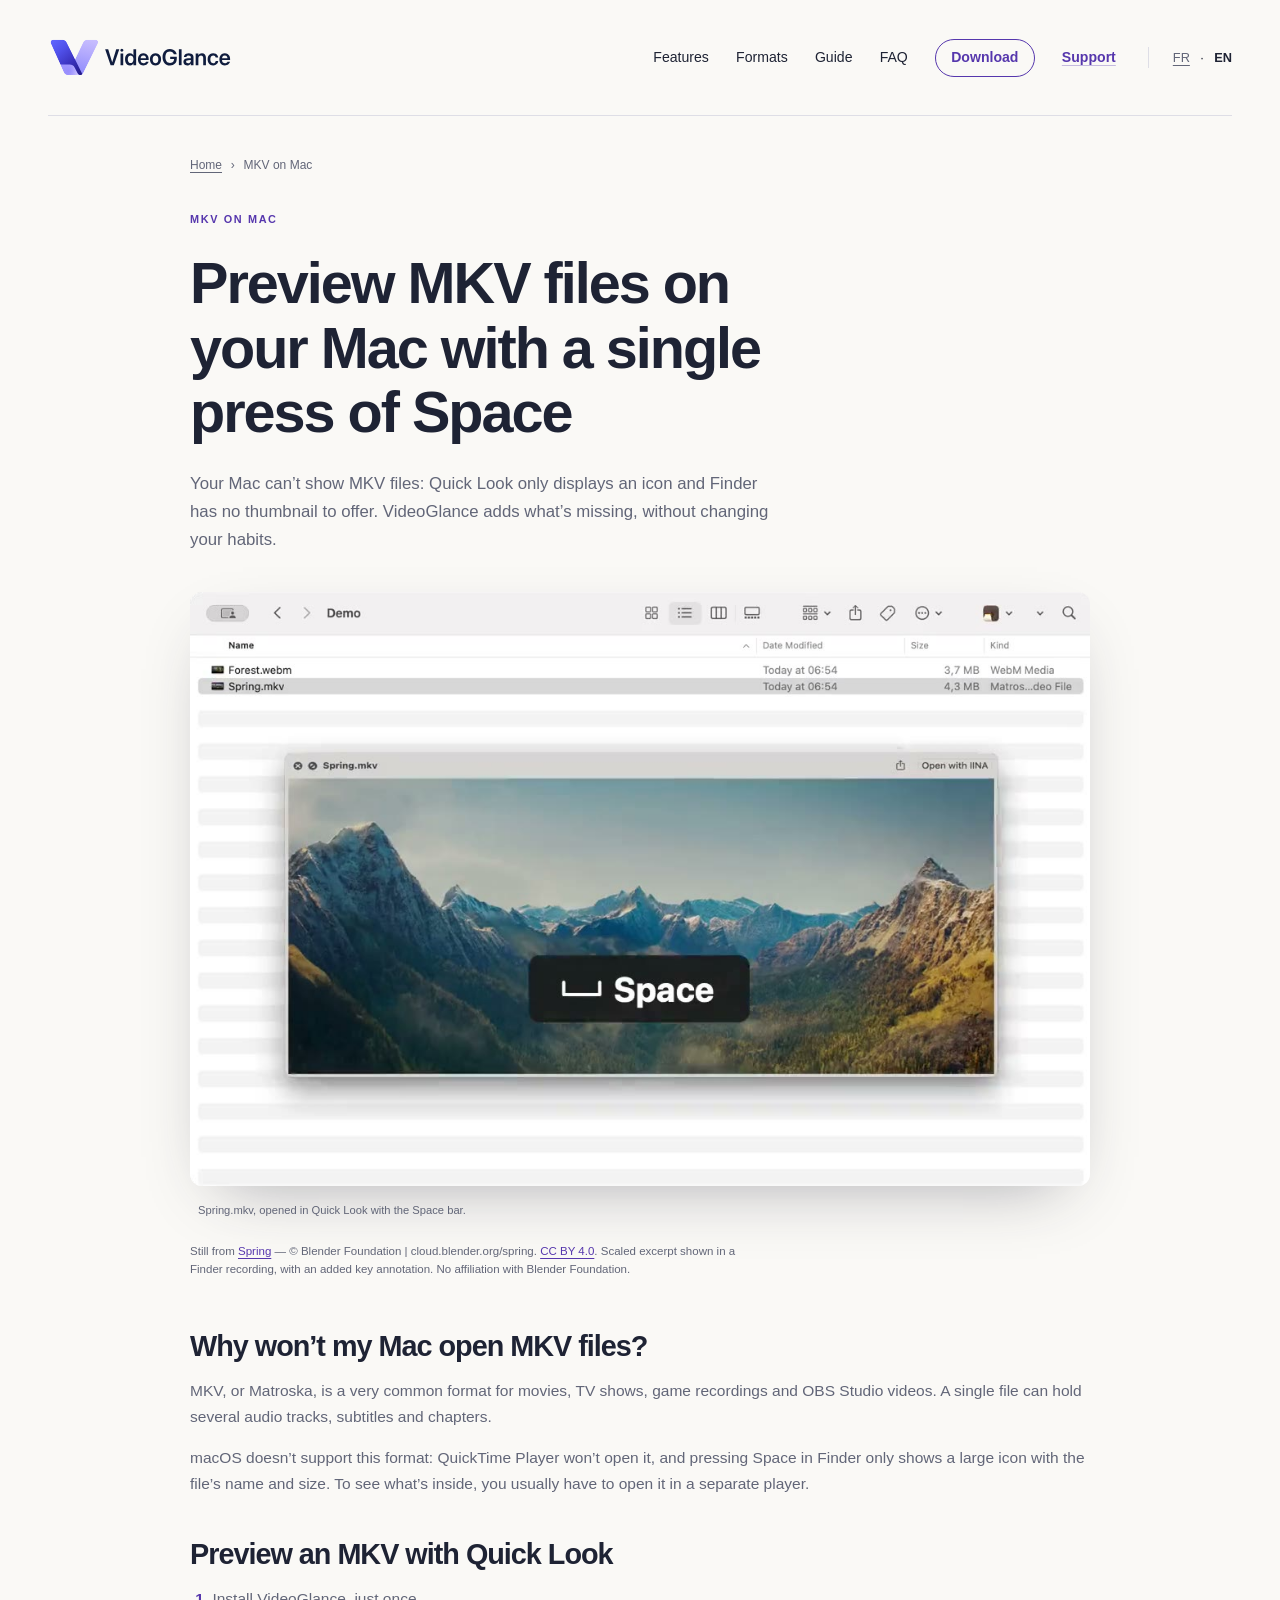
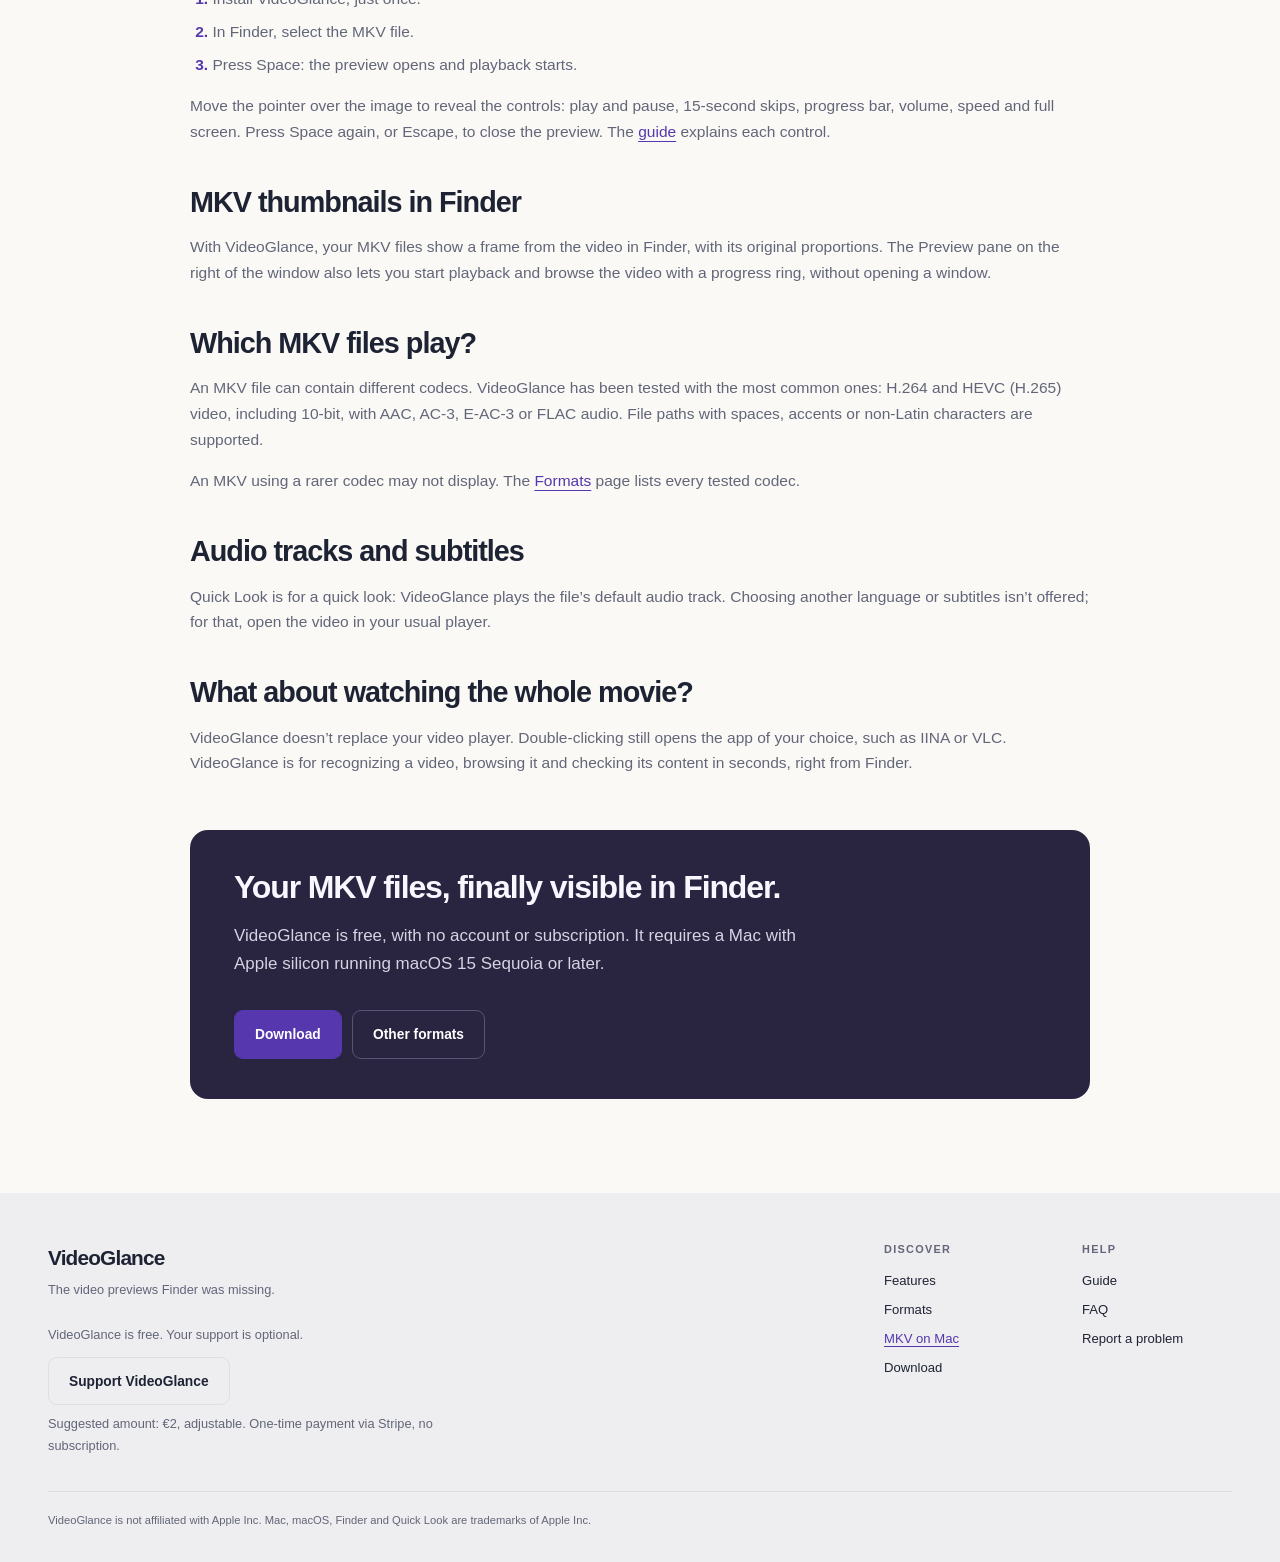
<file: en/mkv-quick-look-mac.html>
<!doctype html>
<html lang="en">
<head>
  <meta charset="utf-8">
  <meta name="viewport" content="width=device-width, initial-scale=1">
  <meta name="robots" content="max-image-preview:large">
  <title>How to preview MKV files on Mac with Quick Look — VideoGlance</title>
  <meta name="description" content="Can’t preview MKV files on your Mac? With VideoGlance, select the video and press Space: playback in Quick Look and thumbnails in Finder.">
  <link rel="canonical" href="https://videoglance.app/en/mkv-quick-look-mac.html">
  <link rel="alternate" hreflang="fr" href="https://videoglance.app/fr/apercu-mkv-mac.html">
  <link rel="alternate" hreflang="en" href="https://videoglance.app/en/mkv-quick-look-mac.html">
  <link rel="alternate" hreflang="x-default" href="https://videoglance.app/en/mkv-quick-look-mac.html">
  <meta property="og:type" content="website">
  <meta property="og:site_name" content="VideoGlance">
  <meta property="og:locale" content="en_US">
  <meta property="og:locale:alternate" content="fr_FR">
  <meta property="og:url" content="https://videoglance.app/en/mkv-quick-look-mac.html">
  <meta property="og:title" content="How to preview MKV files on Mac with Quick Look — VideoGlance">
  <meta property="og:description" content="Can’t preview MKV files on your Mac? With VideoGlance, select the video and press Space: playback in Quick Look and thumbnails in Finder.">
  <meta property="og:image" content="https://videoglance.app/assets/quicklook-demo.jpg">
  <meta property="og:image:width" content="1940">
  <meta property="og:image:height" content="890">
  <meta property="og:image:alt" content="An MKV video playing in Finder’s Quick Look window with VideoGlance.">
  <meta name="twitter:card" content="summary_large_image">
  <script type="application/ld+json">{"@context": "https://schema.org", "@type": "WebPage", "@id": "https://videoglance.app/en/mkv-quick-look-mac.html", "url": "https://videoglance.app/en/mkv-quick-look-mac.html", "name": "How to preview MKV files on Mac with Quick Look — VideoGlance", "description": "Can’t preview MKV files on your Mac? With VideoGlance, select the video and press Space: playback in Quick Look and thumbnails in Finder.", "inLanguage": "en", "isPartOf": {"@type": "WebSite", "name": "VideoGlance", "url": "https://videoglance.app/"}, "breadcrumb": {"@type": "BreadcrumbList", "itemListElement": [{"@type": "ListItem", "position": 1, "name": "Home", "item": "https://videoglance.app/en/"}, {"@type": "ListItem", "position": 2, "name": "MKV on Mac", "item": "https://videoglance.app/en/mkv-quick-look-mac.html"}]}}</script>
  <meta name="theme-color" content="#5637ad">
  <link rel="icon" type="image/svg+xml" href="../assets/icon.svg">
  <link rel="stylesheet" href="../assets/site.css">
</head>
<body>
  <a class="skip-link" href="#main-content">Skip to content</a>
  <header class="site-header wrap">
    <a class="brand" href="./" aria-label="VideoGlance — Home"><img src="../assets/logo.svg" alt="VideoGlance" width="188" height="42"></a>
    <nav class="primary-nav" aria-label="Main navigation"><a href="./#features">Features</a><a href="formats.html">Formats</a><a href="guide.html">Guide</a><a href="faq.html">FAQ</a><a class="nav-cta" href="download.html">Download</a><a class="nav-support" href="https://buy.stripe.com/aFa28q20teNR1iB57r4ko00?locale=en" aria-label="Support VideoGlance" aria-describedby="support-free support-terms">Support</a></nav>
    <nav class="languages" aria-label="Language"><a href="../fr/apercu-mkv-mac.html" lang="fr" hreflang="fr">FR</a> · <span lang="en">EN</span></nav>
  </header>
  <main id="main-content" class="wrap document-page narrow-page" tabindex="-1"><nav class="breadcrumb" aria-label="Breadcrumb"><ol><li><a href="./">Home</a></li><li aria-current="page">MKV on Mac</li></ol></nav><article class="page">
  <header class="page-intro">
    <p class="eyebrow">MKV on Mac</p>
    <h1>Preview MKV files on your Mac with a single press of Space</h1>
    <p class="lead">Your Mac can’t show MKV files: Quick Look only displays an icon and Finder has no thumbnail to offer. VideoGlance adds what’s missing, without changing your habits.</p>
  </header>

  <figure class="page-figure">
    <img src="../assets/finder-space-en.jpg" alt="Finder window with a Spring.mkv file selected and its Quick Look preview opened by pressing the Space bar." width="1100" height="726" loading="eager" decoding="async">
    <figcaption>Spring.mkv, opened in Quick Look with the Space bar.</figcaption>
  </figure>
  <p class="media-credit">Still from <a href="https://studio.blender.org/projects/spring/pages/about/">Spring</a> — © Blender Foundation | cloud.blender.org/spring. <a href="https://creativecommons.org/licenses/by/4.0/">CC BY 4.0</a>. Scaled excerpt shown in a Finder recording, with an added key annotation. No affiliation with Blender Foundation.</p>

  <section class="page-section" aria-labelledby="why">
    <h2 id="why">Why won’t my Mac open MKV files?</h2>
    <p>MKV, or Matroska, is a very common format for movies, TV shows, game recordings and OBS Studio videos. A single file can hold several audio tracks, subtitles and chapters.</p>
    <p>macOS doesn’t support this format: QuickTime Player won’t open it, and pressing Space in Finder only shows a large icon with the file’s name and size. To see what’s inside, you usually have to open it in a separate player.</p>
  </section>

  <section class="page-section" aria-labelledby="quick-look">
    <h2 id="quick-look">Preview an MKV with Quick Look</h2>
    <ol class="numbered">
      <li>Install VideoGlance, just once.</li>
      <li>In Finder, select the MKV file.</li>
      <li>Press Space: the preview opens and playback starts.</li>
    </ol>
    <p>Move the pointer over the image to reveal the controls: play and pause, 15-second skips, progress bar, volume, speed and full screen. Press Space again, or Escape, to close the preview. The <a href="guide.html#quick-look-window-controls">guide</a> explains each control.</p>
  </section>

  <section class="page-section" aria-labelledby="thumbnails">
    <h2 id="thumbnails">MKV thumbnails in Finder</h2>
    <p>With VideoGlance, your MKV files show a frame from the video in Finder, with its original proportions. The Preview pane on the right of the window also lets you start playback and browse the video with a progress ring, without opening a window.</p>
  </section>

  <section class="page-section" aria-labelledby="mkv-codecs">
    <h2 id="mkv-codecs">Which MKV files play?</h2>
    <p>An MKV file can contain different codecs. VideoGlance has been tested with the most common ones: H.264 and HEVC (H.265) video, including 10-bit, with AAC, AC-3, E-AC-3 or FLAC audio. File paths with spaces, accents or non-Latin characters are supported.</p>
    <p>An MKV using a rarer codec may not display. The <a href="formats.html#codecs">Formats</a> page lists every tested codec.</p>
  </section>

  <section class="page-section" aria-labelledby="tracks">
    <h2 id="tracks">Audio tracks and subtitles</h2>
    <p>Quick Look is for a quick look: VideoGlance plays the file’s default audio track. Choosing another language or subtitles isn’t offered; for that, open the video in your usual player.</p>
  </section>

  <section class="page-section" aria-labelledby="player">
    <h2 id="player">What about watching the whole movie?</h2>
    <p>VideoGlance doesn’t replace your video player. Double-clicking still opens the app of your choice, such as IINA or VLC. VideoGlance is for recognizing a video, browsing it and checking its content in seconds, right from Finder.</p>
  </section>

  <aside class="cta-card" aria-labelledby="mkv-cta">
    <h2 id="mkv-cta">Your MKV files, finally visible in Finder.</h2>
    <p>VideoGlance is free, with no account or subscription. It requires a Mac with Apple silicon running macOS 15 Sequoia or later.</p>
    <div class="actions">
      <a class="button" href="download.html">Download</a>
      <a class="button button-secondary" href="formats.html">Other formats</a>
    </div>
  </aside>
</article>
</main>
  <footer class="site-footer">
    <div class="wrap footer-inner">
      <div class="footer-brand"><p class="footer-name">VideoGlance</p><p>The video previews Finder was missing.</p><div class="footer-support"><p id="support-free">VideoGlance is free. Your support is optional.</p><a class="button button-secondary" href="https://buy.stripe.com/aFa28q20teNR1iB57r4ko00?locale=en" aria-describedby="support-terms">Support VideoGlance</a><p id="support-terms">Suggested amount: €2, adjustable. One-time payment via Stripe, no subscription.</p></div></div>
      <nav class="footer-links" aria-label="Discover"><p>Discover</p><a href="./#features">Features</a><a href="formats.html">Formats</a><a href="mkv-quick-look-mac.html" aria-current="page">MKV on Mac</a><a href="download.html">Download</a></nav><nav class="footer-links" aria-label="Help"><p>Help</p><a href="guide.html">Guide</a><a href="faq.html">FAQ</a><a href="https://github.com/Kwadz/videoglance-site/issues">Report a problem</a></nav>
    </div>
    <p class="wrap footer-legal">VideoGlance is not affiliated with Apple Inc. Mac, macOS, Finder and Quick Look are trademarks of Apple Inc.</p>
  </footer>
</body>
</html>
</file>
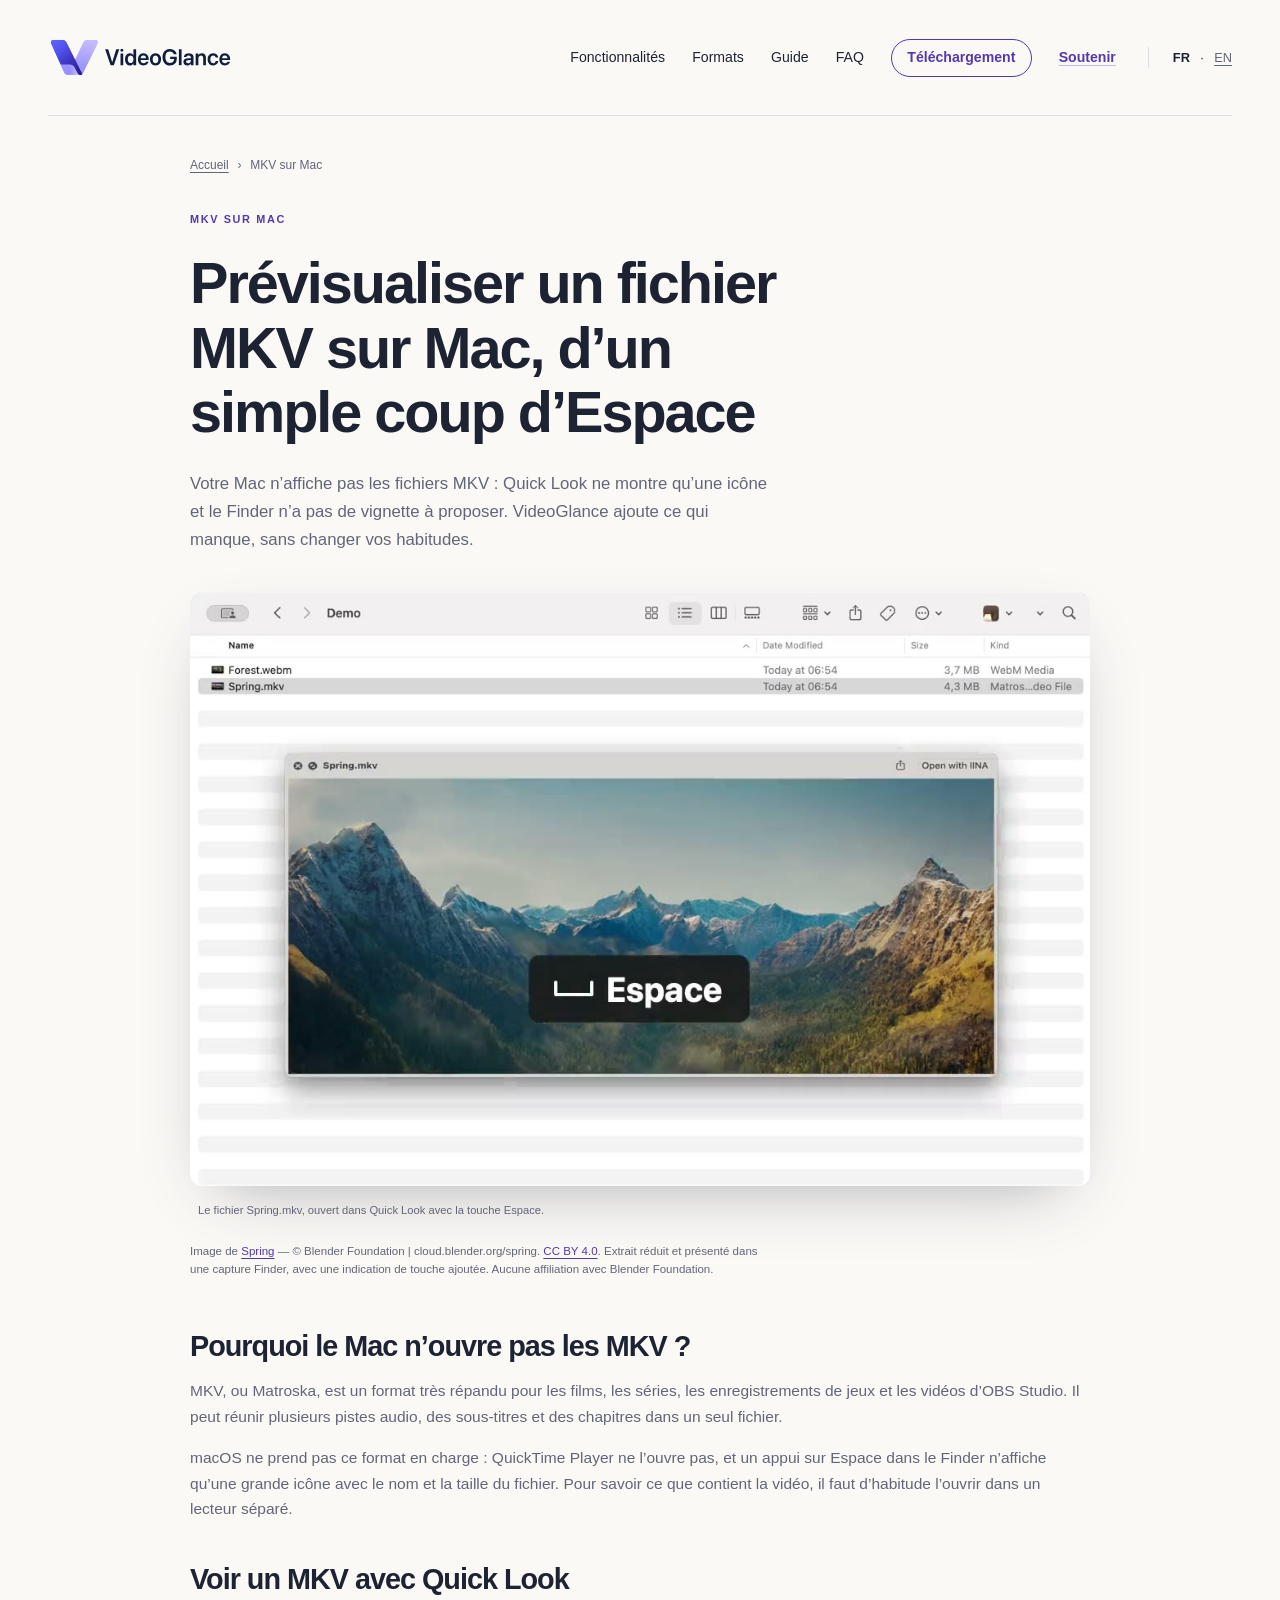
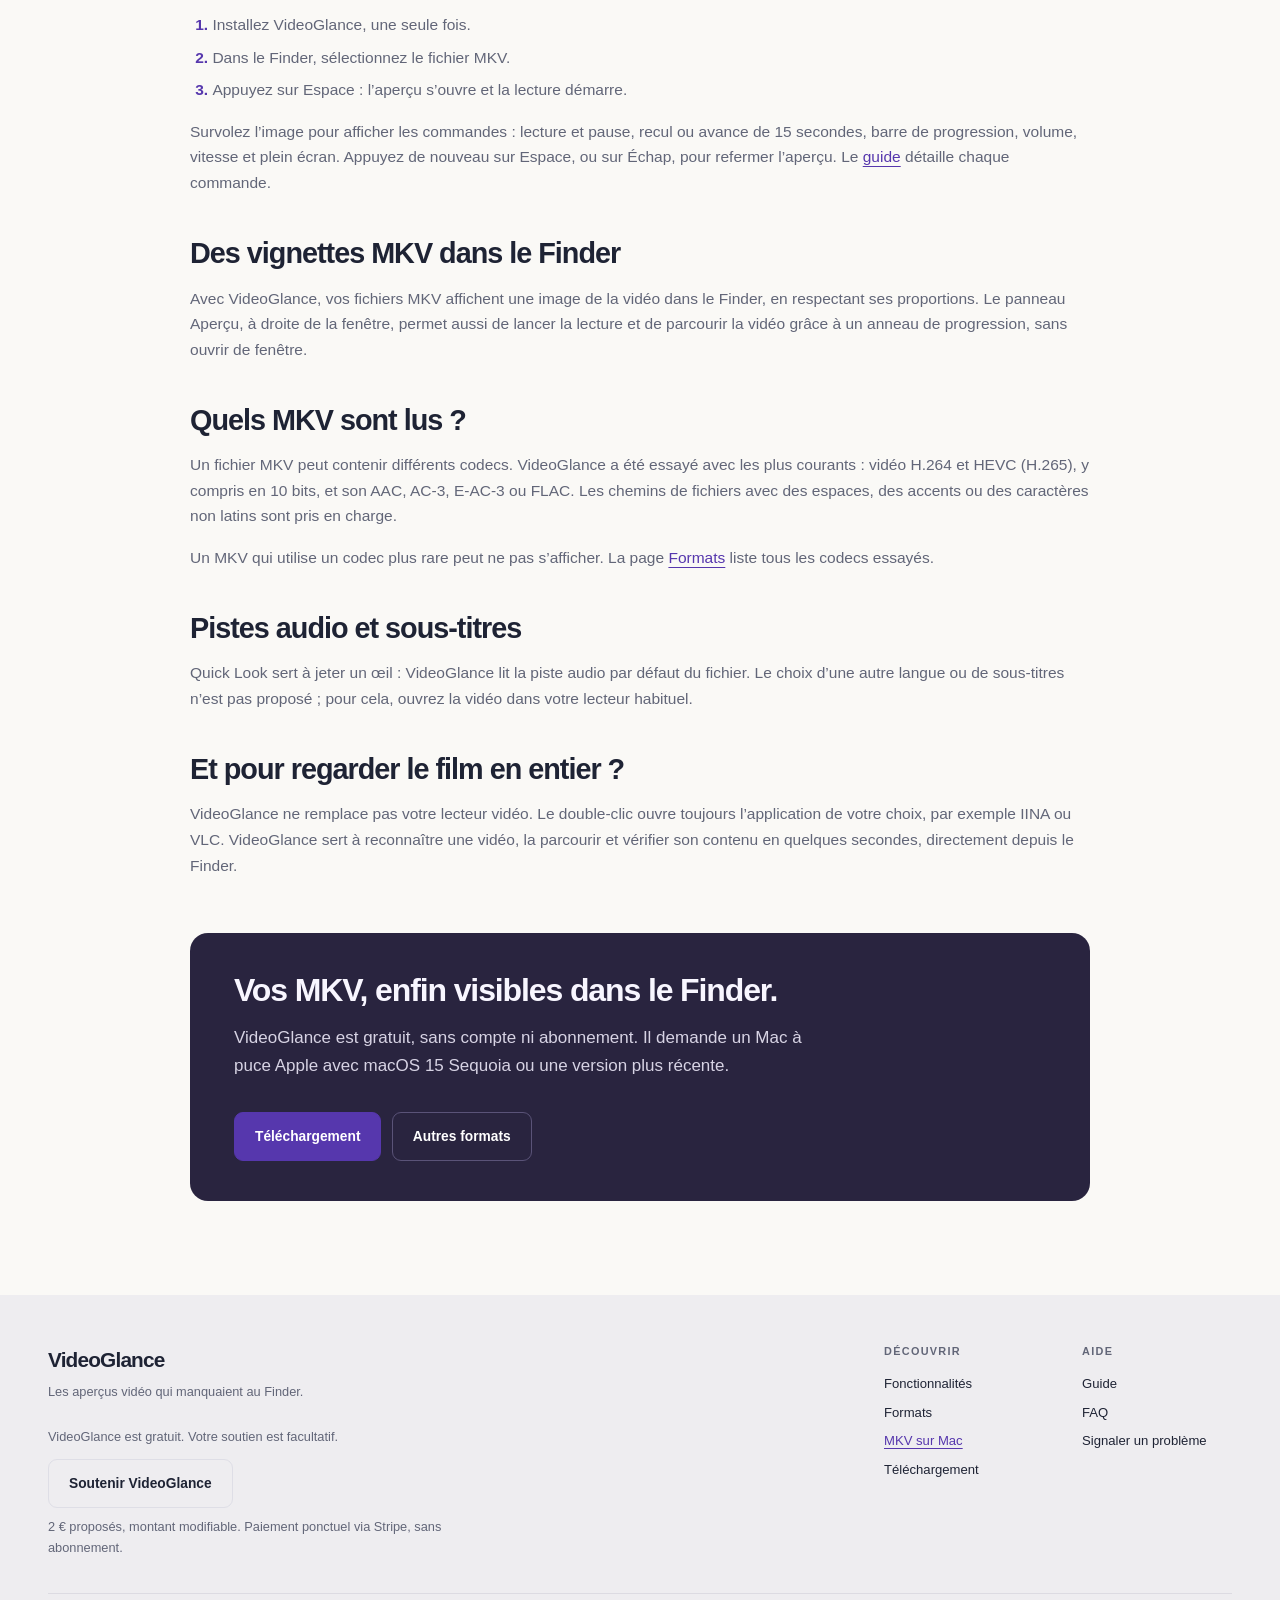
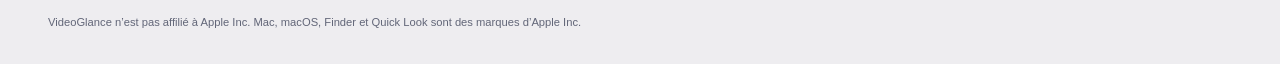
<file: fr/apercu-mkv-mac.html>
<!doctype html>
<html lang="fr">
<head>
  <meta charset="utf-8">
  <meta name="viewport" content="width=device-width, initial-scale=1">
  <meta name="robots" content="max-image-preview:large">
  <title>Lire un fichier MKV sur Mac avec Quick Look — VideoGlance</title>
  <meta name="description" content="Votre Mac n’affiche pas les fichiers MKV ? Avec VideoGlance, sélectionnez la vidéo et appuyez sur Espace : lecture dans Quick Look et vignettes dans le Finder.">
  <link rel="canonical" href="https://videoglance.app/fr/apercu-mkv-mac.html">
  <link rel="alternate" hreflang="fr" href="https://videoglance.app/fr/apercu-mkv-mac.html">
  <link rel="alternate" hreflang="en" href="https://videoglance.app/en/mkv-quick-look-mac.html">
  <link rel="alternate" hreflang="x-default" href="https://videoglance.app/en/mkv-quick-look-mac.html">
  <meta property="og:type" content="website">
  <meta property="og:site_name" content="VideoGlance">
  <meta property="og:locale" content="fr_FR">
  <meta property="og:locale:alternate" content="en_US">
  <meta property="og:url" content="https://videoglance.app/fr/apercu-mkv-mac.html">
  <meta property="og:title" content="Lire un fichier MKV sur Mac avec Quick Look — VideoGlance">
  <meta property="og:description" content="Votre Mac n’affiche pas les fichiers MKV ? Avec VideoGlance, sélectionnez la vidéo et appuyez sur Espace : lecture dans Quick Look et vignettes dans le Finder.">
  <meta property="og:image" content="https://videoglance.app/assets/quicklook-demo.jpg">
  <meta property="og:image:width" content="1940">
  <meta property="og:image:height" content="890">
  <meta property="og:image:alt" content="Une vidéo MKV lue dans la fenêtre Quick Look du Finder avec VideoGlance.">
  <meta name="twitter:card" content="summary_large_image">
  <script type="application/ld+json">{"@context": "https://schema.org", "@type": "WebPage", "@id": "https://videoglance.app/fr/apercu-mkv-mac.html", "url": "https://videoglance.app/fr/apercu-mkv-mac.html", "name": "Lire un fichier MKV sur Mac avec Quick Look — VideoGlance", "description": "Votre Mac n’affiche pas les fichiers MKV ? Avec VideoGlance, sélectionnez la vidéo et appuyez sur Espace : lecture dans Quick Look et vignettes dans le Finder.", "inLanguage": "fr", "isPartOf": {"@type": "WebSite", "name": "VideoGlance", "url": "https://videoglance.app/"}, "breadcrumb": {"@type": "BreadcrumbList", "itemListElement": [{"@type": "ListItem", "position": 1, "name": "Accueil", "item": "https://videoglance.app/fr/"}, {"@type": "ListItem", "position": 2, "name": "MKV sur Mac", "item": "https://videoglance.app/fr/apercu-mkv-mac.html"}]}}</script>
  <meta name="theme-color" content="#5637ad">
  <link rel="icon" type="image/svg+xml" href="../assets/icon.svg">
  <link rel="stylesheet" href="../assets/site.css">
</head>
<body>
  <a class="skip-link" href="#main-content">Aller au contenu</a>
  <header class="site-header wrap">
    <a class="brand" href="./" aria-label="VideoGlance — Accueil"><img src="../assets/logo.svg" alt="VideoGlance" width="188" height="42"></a>
    <nav class="primary-nav" aria-label="Navigation principale"><a href="./#features">Fonctionnalités</a><a href="formats.html">Formats</a><a href="guide.html">Guide</a><a href="faq.html">FAQ</a><a class="nav-cta" href="telecharger.html">Téléchargement</a><a class="nav-support" href="https://buy.stripe.com/5kQ6oG48B7lpaTbdDX4ko01?locale=fr" aria-label="Soutenir VideoGlance" aria-describedby="support-free support-terms">Soutenir</a></nav>
    <nav class="languages" aria-label="Langue"><span lang="fr">FR</span> · <a href="../en/mkv-quick-look-mac.html" lang="en" hreflang="en">EN</a></nav>
  </header>
  <main id="main-content" class="wrap document-page narrow-page" tabindex="-1"><nav class="breadcrumb" aria-label="Fil d’Ariane"><ol><li><a href="./">Accueil</a></li><li aria-current="page">MKV sur Mac</li></ol></nav><article class="page">
  <header class="page-intro">
    <p class="eyebrow">MKV sur Mac</p>
    <h1>Prévisualiser un fichier MKV sur Mac, d’un simple coup d’Espace</h1>
    <p class="lead">Votre Mac n’affiche pas les fichiers MKV : Quick Look ne montre qu’une icône et le Finder n’a pas de vignette à proposer. VideoGlance ajoute ce qui manque, sans changer vos habitudes.</p>
  </header>

  <figure class="page-figure">
    <img src="../assets/finder-space-fr.jpg" alt="Fenêtre du Finder avec un fichier Spring.mkv sélectionné et son aperçu Quick Look ouvert après un appui sur la touche Espace." width="1100" height="726" loading="eager" decoding="async">
    <figcaption>Le fichier Spring.mkv, ouvert dans Quick Look avec la touche Espace.</figcaption>
  </figure>
  <p class="media-credit">Image de <a href="https://studio.blender.org/projects/spring/pages/about/">Spring</a> — © Blender Foundation | cloud.blender.org/spring. <a href="https://creativecommons.org/licenses/by/4.0/">CC BY 4.0</a>. Extrait réduit et présenté dans une capture Finder, avec une indication de touche ajoutée. Aucune affiliation avec Blender Foundation.</p>

  <section class="page-section" aria-labelledby="pourquoi">
    <h2 id="pourquoi">Pourquoi le Mac n’ouvre pas les MKV ?</h2>
    <p>MKV, ou Matroska, est un format très répandu pour les films, les séries, les enregistrements de jeux et les vidéos d’OBS Studio. Il peut réunir plusieurs pistes audio, des sous-titres et des chapitres dans un seul fichier.</p>
    <p>macOS ne prend pas ce format en charge : QuickTime Player ne l’ouvre pas, et un appui sur Espace dans le Finder n’affiche qu’une grande icône avec le nom et la taille du fichier. Pour savoir ce que contient la vidéo, il faut d’habitude l’ouvrir dans un lecteur séparé.</p>
  </section>

  <section class="page-section" aria-labelledby="quick-look">
    <h2 id="quick-look">Voir un MKV avec Quick Look</h2>
    <ol class="numbered">
      <li>Installez VideoGlance, une seule fois.</li>
      <li>Dans le Finder, sélectionnez le fichier MKV.</li>
      <li>Appuyez sur Espace : l’aperçu s’ouvre et la lecture démarre.</li>
    </ol>
    <p>Survolez l’image pour afficher les commandes : lecture et pause, recul ou avance de 15 secondes, barre de progression, volume, vitesse et plein écran. Appuyez de nouveau sur Espace, ou sur Échap, pour refermer l’aperçu. Le <a href="guide.html#commandes-de-la-fenetre-quick-look">guide</a> détaille chaque commande.</p>
  </section>

  <section class="page-section" aria-labelledby="vignettes">
    <h2 id="vignettes">Des vignettes MKV dans le Finder</h2>
    <p>Avec VideoGlance, vos fichiers MKV affichent une image de la vidéo dans le Finder, en respectant ses proportions. Le panneau Aperçu, à droite de la fenêtre, permet aussi de lancer la lecture et de parcourir la vidéo grâce à un anneau de progression, sans ouvrir de fenêtre.</p>
  </section>

  <section class="page-section" aria-labelledby="codecs-mkv">
    <h2 id="codecs-mkv">Quels MKV sont lus ?</h2>
    <p>Un fichier MKV peut contenir différents codecs. VideoGlance a été essayé avec les plus courants : vidéo H.264 et HEVC (H.265), y compris en 10 bits, et son AAC, AC-3, E-AC-3 ou FLAC. Les chemins de fichiers avec des espaces, des accents ou des caractères non latins sont pris en charge.</p>
    <p>Un MKV qui utilise un codec plus rare peut ne pas s’afficher. La page <a href="formats.html#codecs">Formats</a> liste tous les codecs essayés.</p>
  </section>

  <section class="page-section" aria-labelledby="pistes">
    <h2 id="pistes">Pistes audio et sous-titres</h2>
    <p>Quick Look sert à jeter un œil : VideoGlance lit la piste audio par défaut du fichier. Le choix d’une autre langue ou de sous-titres n’est pas proposé ; pour cela, ouvrez la vidéo dans votre lecteur habituel.</p>
  </section>

  <section class="page-section" aria-labelledby="lecteur">
    <h2 id="lecteur">Et pour regarder le film en entier ?</h2>
    <p>VideoGlance ne remplace pas votre lecteur vidéo. Le double-clic ouvre toujours l’application de votre choix, par exemple IINA ou VLC. VideoGlance sert à reconnaître une vidéo, la parcourir et vérifier son contenu en quelques secondes, directement depuis le Finder.</p>
  </section>

  <aside class="cta-card" aria-labelledby="mkv-cta">
    <h2 id="mkv-cta">Vos MKV, enfin visibles dans le Finder.</h2>
    <p>VideoGlance est gratuit, sans compte ni abonnement. Il demande un Mac à puce Apple avec macOS 15 Sequoia ou une version plus récente.</p>
    <div class="actions">
      <a class="button" href="telecharger.html">Téléchargement</a>
      <a class="button button-secondary" href="formats.html">Autres formats</a>
    </div>
  </aside>
</article>
</main>
  <footer class="site-footer">
    <div class="wrap footer-inner">
      <div class="footer-brand"><p class="footer-name">VideoGlance</p><p>Les aperçus vidéo qui manquaient au Finder.</p><div class="footer-support"><p id="support-free">VideoGlance est gratuit. Votre soutien est facultatif.</p><a class="button button-secondary" href="https://buy.stripe.com/5kQ6oG48B7lpaTbdDX4ko01?locale=fr" aria-describedby="support-terms">Soutenir VideoGlance</a><p id="support-terms">2 € proposés, montant modifiable. Paiement ponctuel via Stripe, sans abonnement.</p></div></div>
      <nav class="footer-links" aria-label="Découvrir"><p>Découvrir</p><a href="./#features">Fonctionnalités</a><a href="formats.html">Formats</a><a href="apercu-mkv-mac.html" aria-current="page">MKV sur Mac</a><a href="telecharger.html">Téléchargement</a></nav><nav class="footer-links" aria-label="Aide"><p>Aide</p><a href="guide.html">Guide</a><a href="faq.html">FAQ</a><a href="https://github.com/Kwadz/videoglance-site/issues">Signaler un problème</a></nav>
    </div>
    <p class="wrap footer-legal">VideoGlance n’est pas affilié à Apple Inc. Mac, macOS, Finder et Quick Look sont des marques d’Apple Inc.</p>
  </footer>
</body>
</html>
</file>
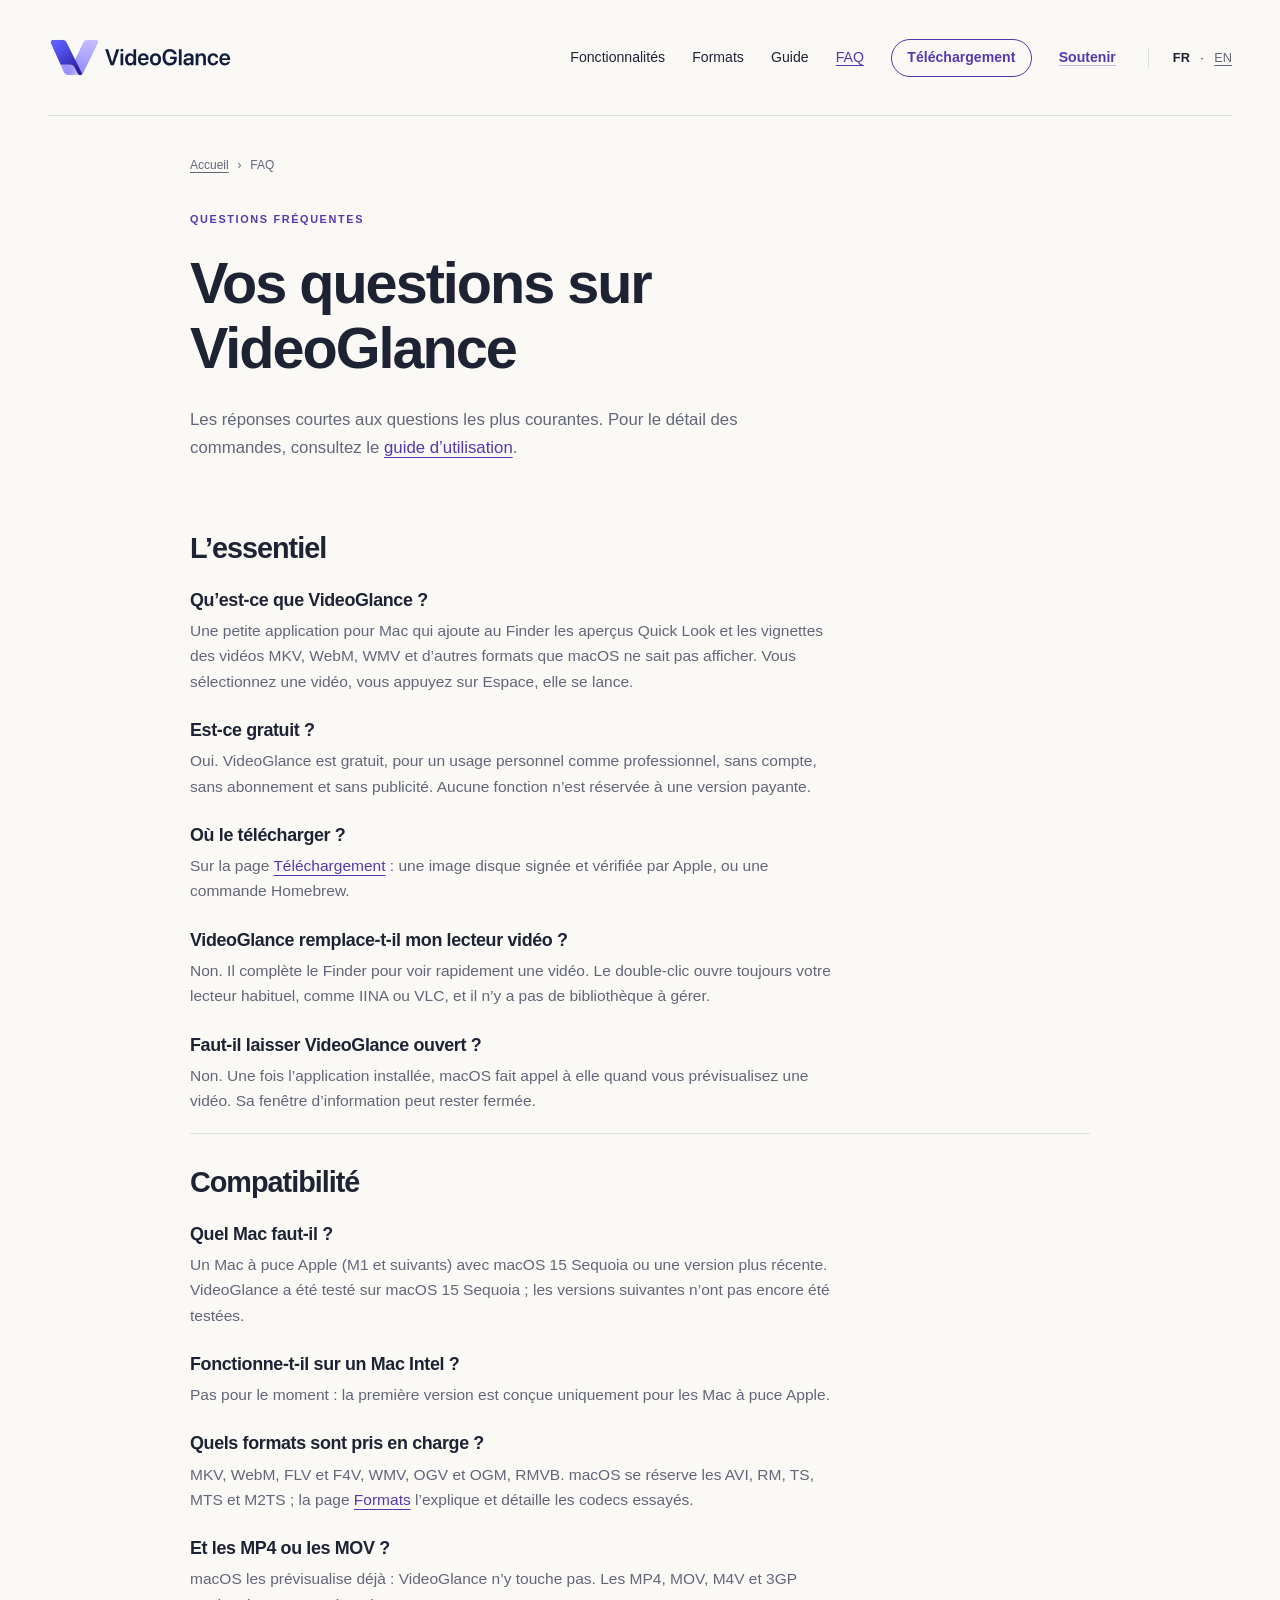
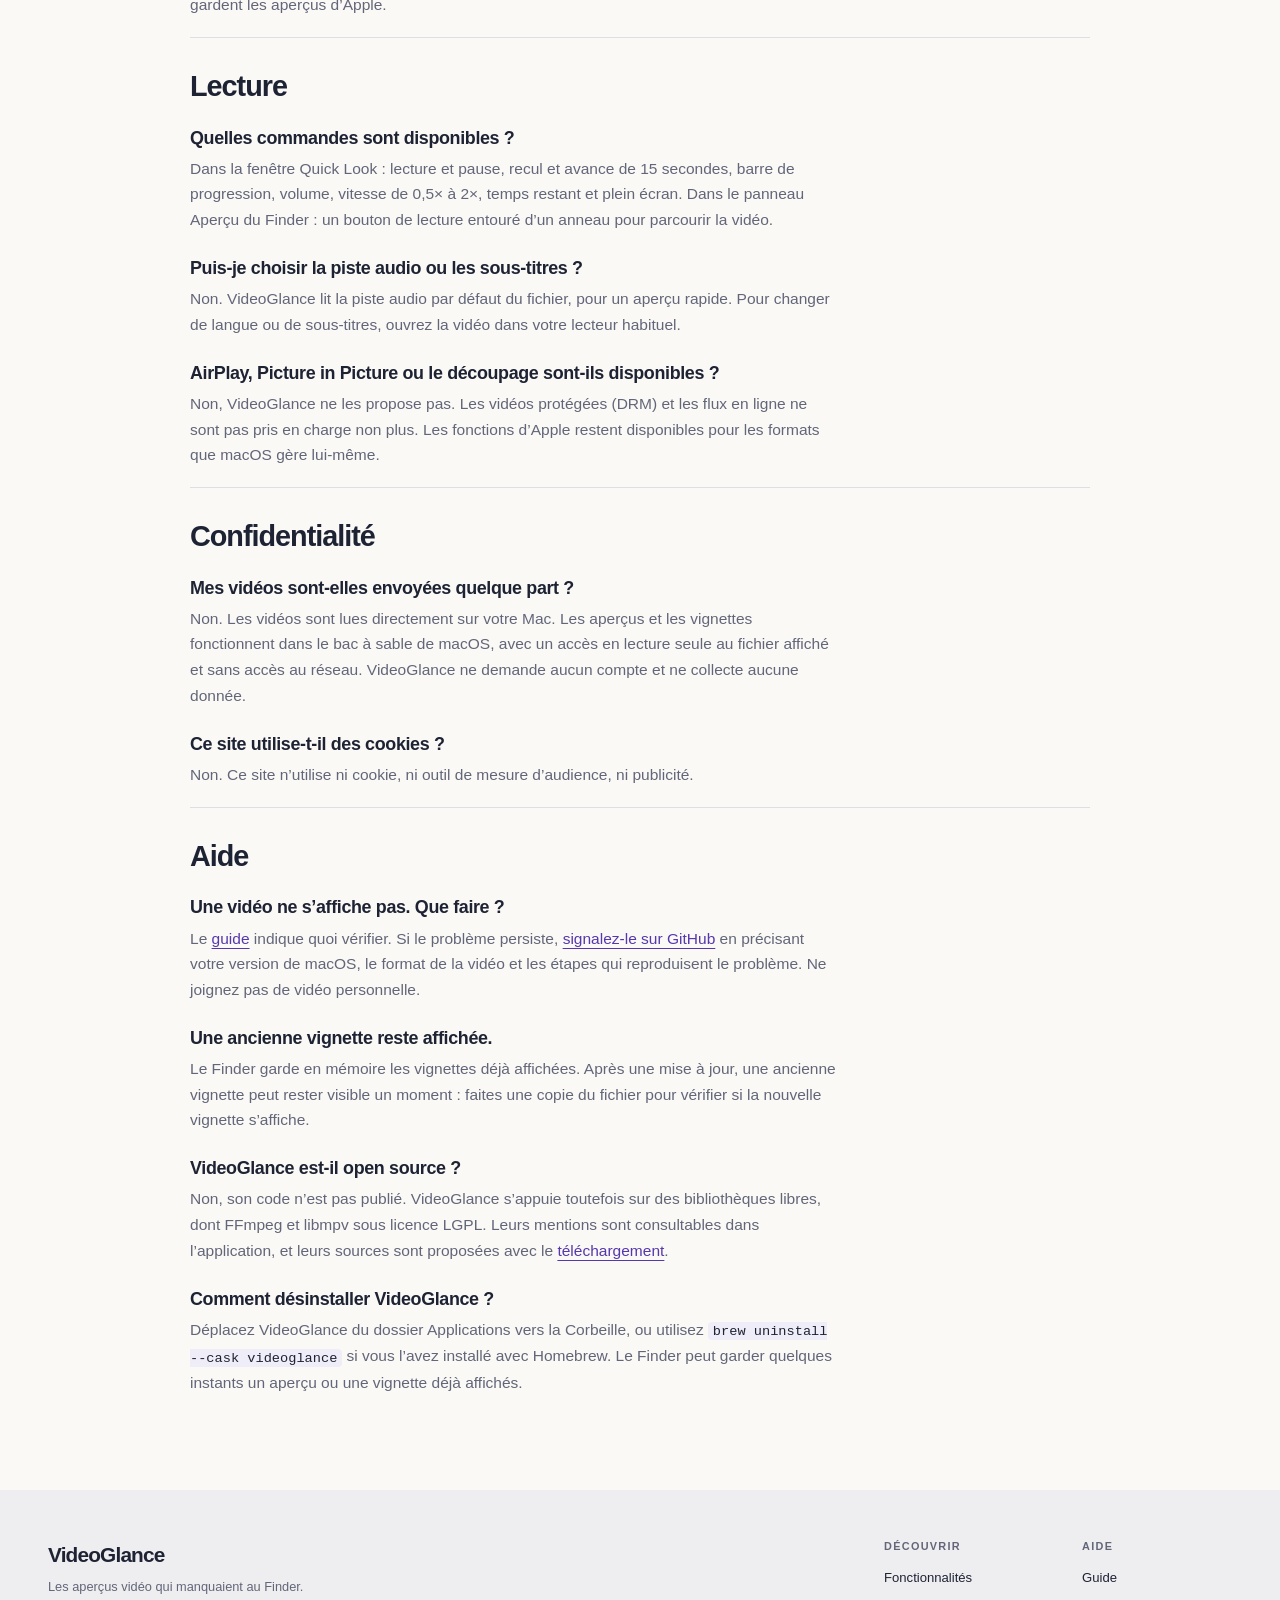
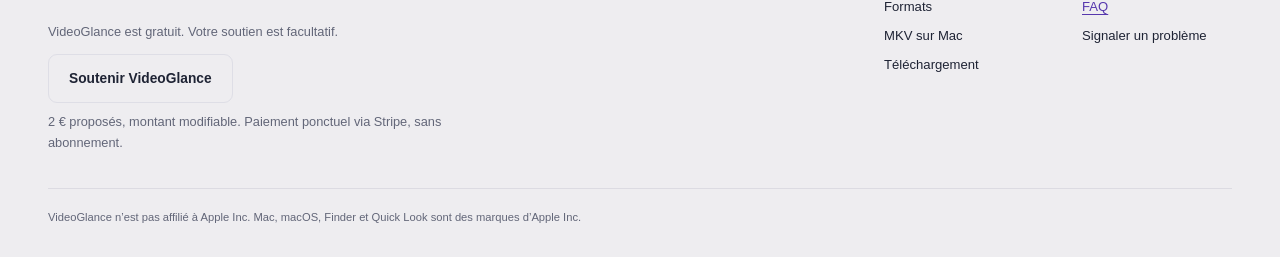
<file: fr/faq.html>
<!doctype html>
<html lang="fr">
<head>
  <meta charset="utf-8">
  <meta name="viewport" content="width=device-width, initial-scale=1">
  <meta name="robots" content="max-image-preview:large">
  <title>Questions fréquentes — VideoGlance</title>
  <meta name="description" content="Prix, Mac compatibles, formats, confidentialité, pistes audio : les réponses aux questions courantes sur VideoGlance, l’aperçu vidéo pour le Finder.">
  <link rel="canonical" href="https://videoglance.app/fr/faq.html">
  <link rel="alternate" hreflang="fr" href="https://videoglance.app/fr/faq.html">
  <link rel="alternate" hreflang="en" href="https://videoglance.app/en/faq.html">
  <link rel="alternate" hreflang="x-default" href="https://videoglance.app/en/faq.html">
  <meta property="og:type" content="website">
  <meta property="og:site_name" content="VideoGlance">
  <meta property="og:locale" content="fr_FR">
  <meta property="og:locale:alternate" content="en_US">
  <meta property="og:url" content="https://videoglance.app/fr/faq.html">
  <meta property="og:title" content="Questions fréquentes — VideoGlance">
  <meta property="og:description" content="Prix, Mac compatibles, formats, confidentialité, pistes audio : les réponses aux questions courantes sur VideoGlance, l’aperçu vidéo pour le Finder.">
  <meta property="og:image" content="https://videoglance.app/assets/quicklook-demo.jpg">
  <meta property="og:image:width" content="1940">
  <meta property="og:image:height" content="890">
  <meta property="og:image:alt" content="Une vidéo MKV lue dans la fenêtre Quick Look du Finder avec VideoGlance.">
  <meta name="twitter:card" content="summary_large_image">
  <script type="application/ld+json">{"@context": "https://schema.org", "@type": "WebPage", "@id": "https://videoglance.app/fr/faq.html", "url": "https://videoglance.app/fr/faq.html", "name": "Questions fréquentes — VideoGlance", "description": "Prix, Mac compatibles, formats, confidentialité, pistes audio : les réponses aux questions courantes sur VideoGlance, l’aperçu vidéo pour le Finder.", "inLanguage": "fr", "isPartOf": {"@type": "WebSite", "name": "VideoGlance", "url": "https://videoglance.app/"}, "breadcrumb": {"@type": "BreadcrumbList", "itemListElement": [{"@type": "ListItem", "position": 1, "name": "Accueil", "item": "https://videoglance.app/fr/"}, {"@type": "ListItem", "position": 2, "name": "FAQ", "item": "https://videoglance.app/fr/faq.html"}]}}</script>
  <meta name="theme-color" content="#5637ad">
  <link rel="icon" type="image/svg+xml" href="../assets/icon.svg">
  <link rel="stylesheet" href="../assets/site.css">
</head>
<body>
  <a class="skip-link" href="#main-content">Aller au contenu</a>
  <header class="site-header wrap">
    <a class="brand" href="./" aria-label="VideoGlance — Accueil"><img src="../assets/logo.svg" alt="VideoGlance" width="188" height="42"></a>
    <nav class="primary-nav" aria-label="Navigation principale"><a href="./#features">Fonctionnalités</a><a href="formats.html">Formats</a><a href="guide.html">Guide</a><a href="faq.html" aria-current="page">FAQ</a><a class="nav-cta" href="telecharger.html">Téléchargement</a><a class="nav-support" href="https://buy.stripe.com/5kQ6oG48B7lpaTbdDX4ko01?locale=fr" aria-label="Soutenir VideoGlance" aria-describedby="support-free support-terms">Soutenir</a></nav>
    <nav class="languages" aria-label="Langue"><span lang="fr">FR</span> · <a href="../en/faq.html" lang="en" hreflang="en">EN</a></nav>
  </header>
  <main id="main-content" class="wrap document-page narrow-page" tabindex="-1"><nav class="breadcrumb" aria-label="Fil d’Ariane"><ol><li><a href="./">Accueil</a></li><li aria-current="page">FAQ</li></ol></nav><article class="page faq-page">
  <header class="page-intro">
    <p class="eyebrow">Questions fréquentes</p>
    <h1>Vos questions sur VideoGlance</h1>
    <p class="lead">Les réponses courtes aux questions les plus courantes. Pour le détail des commandes, consultez le <a href="guide.html">guide d’utilisation</a>.</p>
  </header>

  <section class="faq-group" aria-labelledby="essentiel">
    <h2 id="essentiel">L’essentiel</h2>
    <h3 id="quoi">Qu’est-ce que VideoGlance ?</h3>
    <p>Une petite application pour Mac qui ajoute au Finder les aperçus Quick Look et les vignettes des vidéos MKV, WebM, WMV et d’autres formats que macOS ne sait pas afficher. Vous sélectionnez une vidéo, vous appuyez sur Espace, elle se lance.</p>
    <h3 id="prix">Est-ce gratuit ?</h3>
    <p>Oui. VideoGlance est gratuit, pour un usage personnel comme professionnel, sans compte, sans abonnement et sans publicité. Aucune fonction n’est réservée à une version payante.</p>
    <h3 id="sortie">Où le télécharger ?</h3>
    <p>Sur la page <a href="telecharger.html">Téléchargement</a> : une image disque signée et vérifiée par Apple, ou une commande Homebrew.</p>
    <h3 id="lecteur">VideoGlance remplace-t-il mon lecteur vidéo ?</h3>
    <p>Non. Il complète le Finder pour voir rapidement une vidéo. Le double-clic ouvre toujours votre lecteur habituel, comme IINA ou VLC, et il n’y a pas de bibliothèque à gérer.</p>
    <h3 id="ouvert">Faut-il laisser VideoGlance ouvert ?</h3>
    <p>Non. Une fois l’application installée, macOS fait appel à elle quand vous prévisualisez une vidéo. Sa fenêtre d’information peut rester fermée.</p>
  </section>

  <section class="faq-group" aria-labelledby="compatibilite">
    <h2 id="compatibilite">Compatibilité</h2>
    <h3 id="mac">Quel Mac faut-il ?</h3>
    <p>Un Mac à puce Apple (M1 et suivants) avec macOS 15 Sequoia ou une version plus récente. VideoGlance a été testé sur macOS 15 Sequoia ; les versions suivantes n’ont pas encore été testées.</p>
    <h3 id="intel">Fonctionne-t-il sur un Mac Intel ?</h3>
    <p>Pas pour le moment : la première version est conçue uniquement pour les Mac à puce Apple.</p>
    <h3 id="formats">Quels formats sont pris en charge ?</h3>
    <p>MKV, WebM, FLV et F4V, WMV, OGV et OGM, RMVB. macOS se réserve les AVI, RM, TS, MTS et M2TS ; la page <a href="formats.html">Formats</a> l’explique et détaille les codecs essayés.</p>
    <h3 id="mp4">Et les MP4 ou les MOV ?</h3>
    <p>macOS les prévisualise déjà : VideoGlance n’y touche pas. Les MP4, MOV, M4V et 3GP gardent les aperçus d’Apple.</p>
  </section>

  <section class="faq-group" aria-labelledby="lecture">
    <h2 id="lecture">Lecture</h2>
    <h3 id="commandes">Quelles commandes sont disponibles ?</h3>
    <p>Dans la fenêtre Quick Look : lecture et pause, recul et avance de 15 secondes, barre de progression, volume, vitesse de 0,5× à 2×, temps restant et plein écran. Dans le panneau Aperçu du Finder : un bouton de lecture entouré d’un anneau pour parcourir la vidéo.</p>
    <h3 id="pistes">Puis-je choisir la piste audio ou les sous-titres ?</h3>
    <p>Non. VideoGlance lit la piste audio par défaut du fichier, pour un aperçu rapide. Pour changer de langue ou de sous-titres, ouvrez la vidéo dans votre lecteur habituel.</p>
    <h3 id="airplay">AirPlay, Picture in Picture ou le découpage sont-ils disponibles ?</h3>
    <p>Non, VideoGlance ne les propose pas. Les vidéos protégées (DRM) et les flux en ligne ne sont pas pris en charge non plus. Les fonctions d’Apple restent disponibles pour les formats que macOS gère lui-même.</p>
  </section>

  <section class="faq-group" aria-labelledby="confidentialite">
    <h2 id="confidentialite">Confidentialité</h2>
    <h3 id="donnees">Mes vidéos sont-elles envoyées quelque part ?</h3>
    <p>Non. Les vidéos sont lues directement sur votre Mac. Les aperçus et les vignettes fonctionnent dans le bac à sable de macOS, avec un accès en lecture seule au fichier affiché et sans accès au réseau. VideoGlance ne demande aucun compte et ne collecte aucune donnée.</p>
    <h3 id="site">Ce site utilise-t-il des cookies ?</h3>
    <p>Non. Ce site n’utilise ni cookie, ni outil de mesure d’audience, ni publicité.</p>
  </section>

  <section class="faq-group" aria-labelledby="aide">
    <h2 id="aide">Aide</h2>
    <h3 id="probleme">Une vidéo ne s’affiche pas. Que faire ?</h3>
    <p>Le <a href="guide.html#en-cas-de-probleme">guide</a> indique quoi vérifier. Si le problème persiste, <a href="https://github.com/Kwadz/videoglance-site/issues">signalez-le sur GitHub</a> en précisant votre version de macOS, le format de la vidéo et les étapes qui reproduisent le problème. Ne joignez pas de vidéo personnelle.</p>
    <h3 id="vignette">Une ancienne vignette reste affichée.</h3>
    <p>Le Finder garde en mémoire les vignettes déjà affichées. Après une mise à jour, une ancienne vignette peut rester visible un moment : faites une copie du fichier pour vérifier si la nouvelle vignette s’affiche.</p>
    <h3 id="open-source">VideoGlance est-il open source ?</h3>
    <p>Non, son code n’est pas publié. VideoGlance s’appuie toutefois sur des bibliothèques libres, dont FFmpeg et libmpv sous licence LGPL. Leurs mentions sont consultables dans l’application, et leurs sources sont proposées avec le <a href="telecharger.html#conditions">téléchargement</a>.</p>
    <h3 id="desinstaller">Comment désinstaller VideoGlance ?</h3>
    <p>Déplacez VideoGlance du dossier Applications vers la Corbeille, ou utilisez <code>brew uninstall --cask videoglance</code> si vous l’avez installé avec Homebrew. Le Finder peut garder quelques instants un aperçu ou une vignette déjà affichés.</p>
  </section>
</article>
</main>
  <footer class="site-footer">
    <div class="wrap footer-inner">
      <div class="footer-brand"><p class="footer-name">VideoGlance</p><p>Les aperçus vidéo qui manquaient au Finder.</p><div class="footer-support"><p id="support-free">VideoGlance est gratuit. Votre soutien est facultatif.</p><a class="button button-secondary" href="https://buy.stripe.com/5kQ6oG48B7lpaTbdDX4ko01?locale=fr" aria-describedby="support-terms">Soutenir VideoGlance</a><p id="support-terms">2 € proposés, montant modifiable. Paiement ponctuel via Stripe, sans abonnement.</p></div></div>
      <nav class="footer-links" aria-label="Découvrir"><p>Découvrir</p><a href="./#features">Fonctionnalités</a><a href="formats.html">Formats</a><a href="apercu-mkv-mac.html">MKV sur Mac</a><a href="telecharger.html">Téléchargement</a></nav><nav class="footer-links" aria-label="Aide"><p>Aide</p><a href="guide.html">Guide</a><a href="faq.html" aria-current="page">FAQ</a><a href="https://github.com/Kwadz/videoglance-site/issues">Signaler un problème</a></nav>
    </div>
    <p class="wrap footer-legal">VideoGlance n’est pas affilié à Apple Inc. Mac, macOS, Finder et Quick Look sont des marques d’Apple Inc.</p>
  </footer>
</body>
</html>
</file>
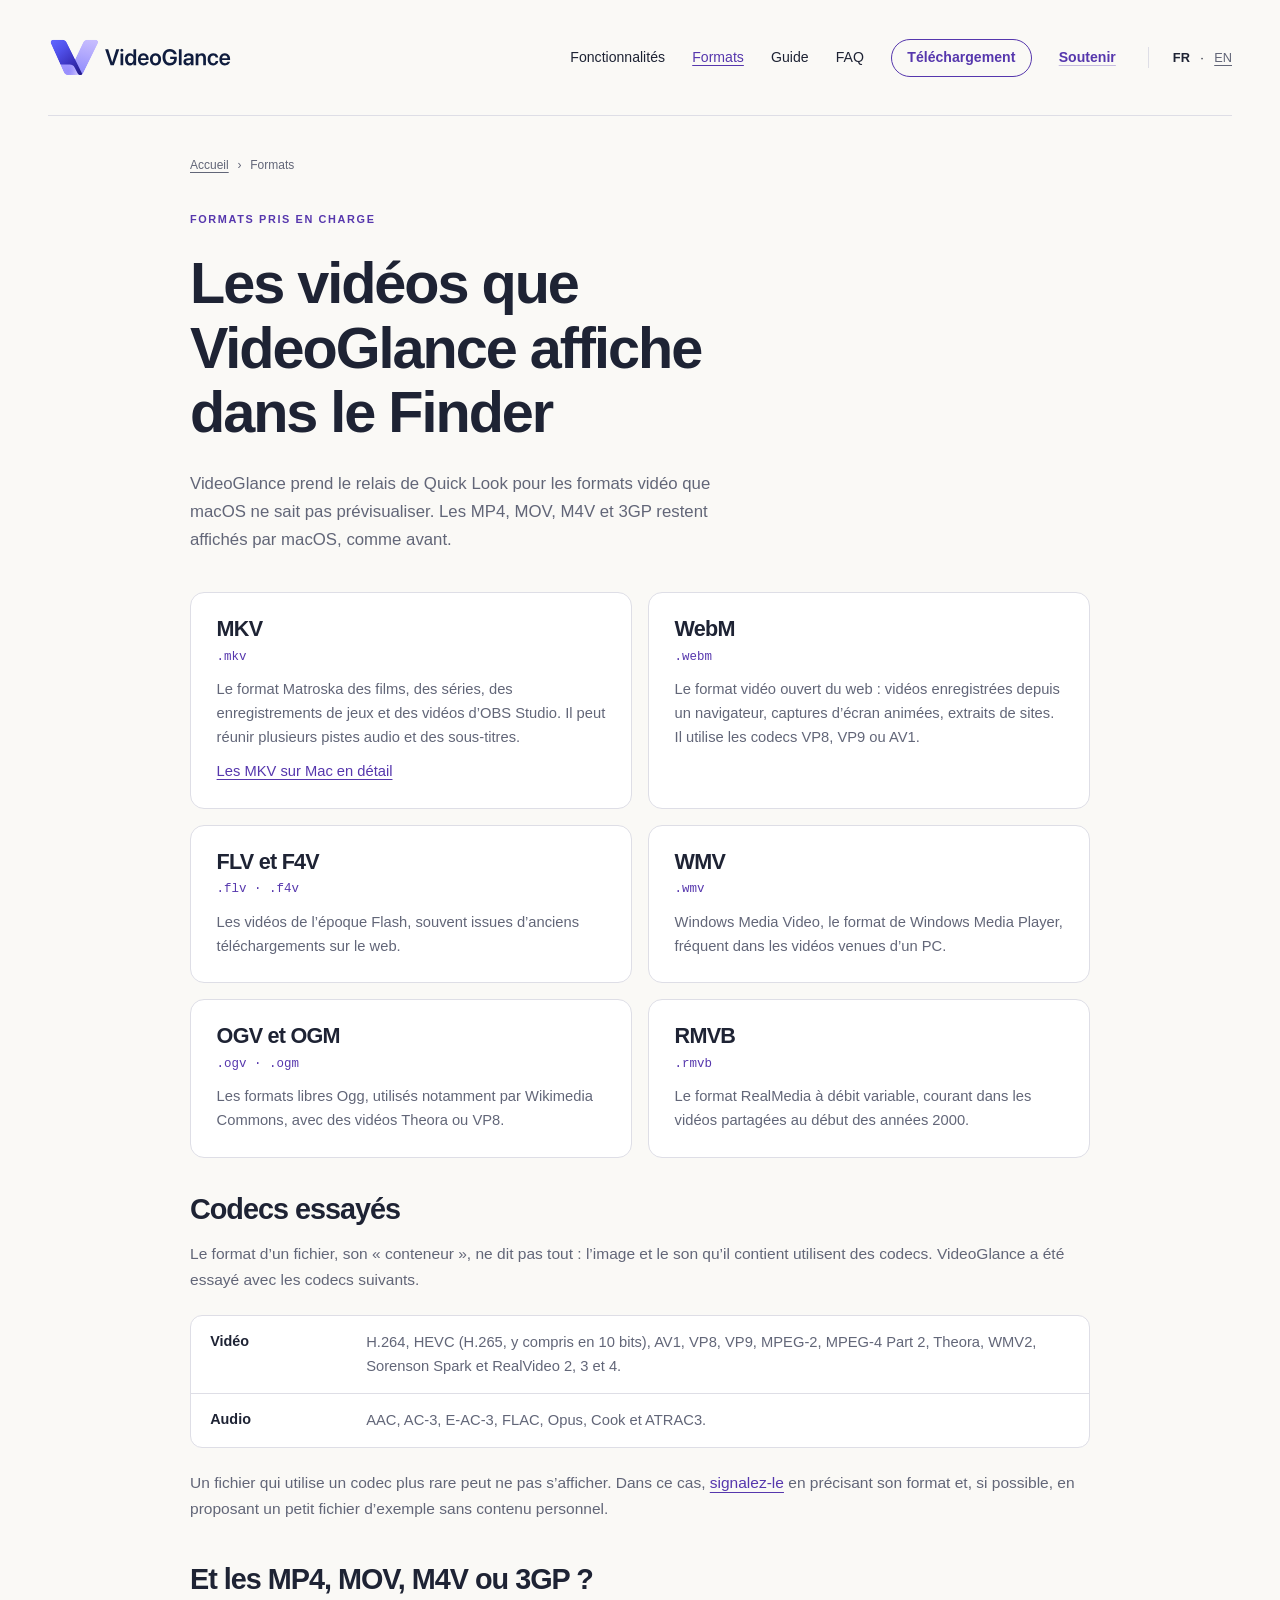
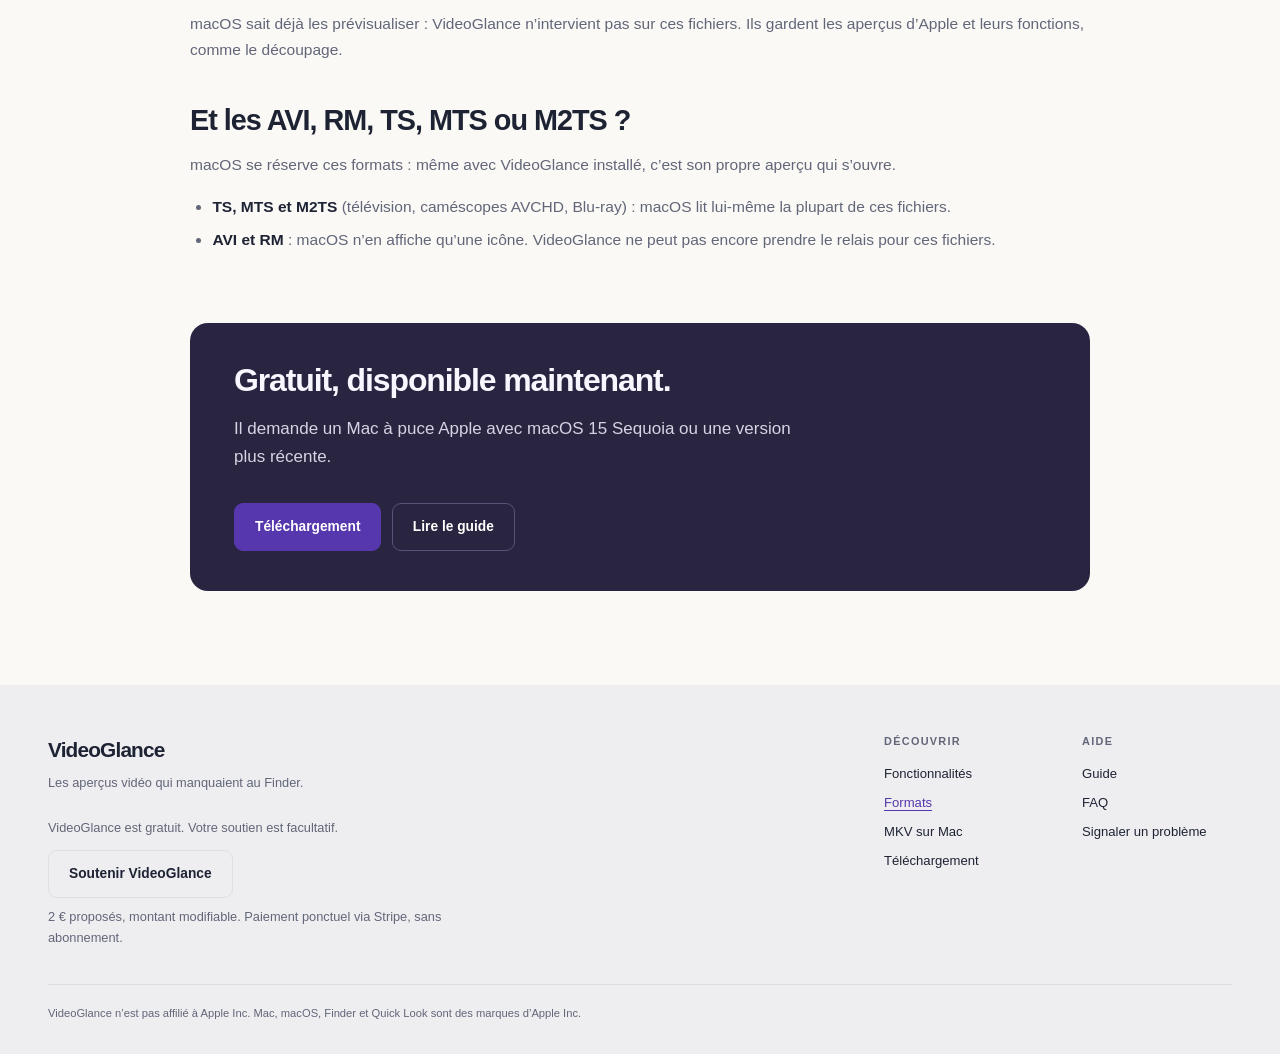
<file: fr/formats.html>
<!doctype html>
<html lang="fr">
<head>
  <meta charset="utf-8">
  <meta name="viewport" content="width=device-width, initial-scale=1">
  <meta name="robots" content="max-image-preview:large">
  <title>Formats vidéo pris en charge : MKV, WebM, WMV… — VideoGlance</title>
  <meta name="description" content="MKV, WebM, WMV, FLV, OGV, RMVB : les formats et codecs vidéo que VideoGlance affiche dans Quick Look et le Finder sur Mac.">
  <link rel="canonical" href="https://videoglance.app/fr/formats.html">
  <link rel="alternate" hreflang="fr" href="https://videoglance.app/fr/formats.html">
  <link rel="alternate" hreflang="en" href="https://videoglance.app/en/formats.html">
  <link rel="alternate" hreflang="x-default" href="https://videoglance.app/en/formats.html">
  <meta property="og:type" content="website">
  <meta property="og:site_name" content="VideoGlance">
  <meta property="og:locale" content="fr_FR">
  <meta property="og:locale:alternate" content="en_US">
  <meta property="og:url" content="https://videoglance.app/fr/formats.html">
  <meta property="og:title" content="Formats vidéo pris en charge : MKV, WebM, WMV… — VideoGlance">
  <meta property="og:description" content="MKV, WebM, WMV, FLV, OGV, RMVB : les formats et codecs vidéo que VideoGlance affiche dans Quick Look et le Finder sur Mac.">
  <meta property="og:image" content="https://videoglance.app/assets/quicklook-demo.jpg">
  <meta property="og:image:width" content="1940">
  <meta property="og:image:height" content="890">
  <meta property="og:image:alt" content="Une vidéo MKV lue dans la fenêtre Quick Look du Finder avec VideoGlance.">
  <meta name="twitter:card" content="summary_large_image">
  <script type="application/ld+json">{"@context": "https://schema.org", "@type": "WebPage", "@id": "https://videoglance.app/fr/formats.html", "url": "https://videoglance.app/fr/formats.html", "name": "Formats vidéo pris en charge : MKV, WebM, WMV… — VideoGlance", "description": "MKV, WebM, WMV, FLV, OGV, RMVB : les formats et codecs vidéo que VideoGlance affiche dans Quick Look et le Finder sur Mac.", "inLanguage": "fr", "isPartOf": {"@type": "WebSite", "name": "VideoGlance", "url": "https://videoglance.app/"}, "breadcrumb": {"@type": "BreadcrumbList", "itemListElement": [{"@type": "ListItem", "position": 1, "name": "Accueil", "item": "https://videoglance.app/fr/"}, {"@type": "ListItem", "position": 2, "name": "Formats", "item": "https://videoglance.app/fr/formats.html"}]}}</script>
  <meta name="theme-color" content="#5637ad">
  <link rel="icon" type="image/svg+xml" href="../assets/icon.svg">
  <link rel="stylesheet" href="../assets/site.css">
</head>
<body>
  <a class="skip-link" href="#main-content">Aller au contenu</a>
  <header class="site-header wrap">
    <a class="brand" href="./" aria-label="VideoGlance — Accueil"><img src="../assets/logo.svg" alt="VideoGlance" width="188" height="42"></a>
    <nav class="primary-nav" aria-label="Navigation principale"><a href="./#features">Fonctionnalités</a><a href="formats.html" aria-current="page">Formats</a><a href="guide.html">Guide</a><a href="faq.html">FAQ</a><a class="nav-cta" href="telecharger.html">Téléchargement</a><a class="nav-support" href="https://buy.stripe.com/5kQ6oG48B7lpaTbdDX4ko01?locale=fr" aria-label="Soutenir VideoGlance" aria-describedby="support-free support-terms">Soutenir</a></nav>
    <nav class="languages" aria-label="Langue"><span lang="fr">FR</span> · <a href="../en/formats.html" lang="en" hreflang="en">EN</a></nav>
  </header>
  <main id="main-content" class="wrap document-page narrow-page" tabindex="-1"><nav class="breadcrumb" aria-label="Fil d’Ariane"><ol><li><a href="./">Accueil</a></li><li aria-current="page">Formats</li></ol></nav><article class="page">
  <header class="page-intro">
    <p class="eyebrow">Formats pris en charge</p>
    <h1>Les vidéos que VideoGlance affiche dans le Finder</h1>
    <p class="lead">VideoGlance prend le relais de Quick Look pour les formats vidéo que macOS ne sait pas prévisualiser. Les MP4, MOV, M4V et 3GP restent affichés par macOS, comme avant.</p>
  </header>

  <div class="format-grid">
    <section class="format-card" id="mkv" aria-labelledby="mkv-title">
      <h2 id="mkv-title">MKV</h2>
      <p class="extensions">.mkv</p>
      <p>Le format Matroska des films, des séries, des enregistrements de jeux et des vidéos d’OBS Studio. Il peut réunir plusieurs pistes audio et des sous-titres.</p>
      <p><a href="apercu-mkv-mac.html">Les MKV sur Mac en détail</a></p>
    </section>
    <section class="format-card" id="webm" aria-labelledby="webm-title">
      <h2 id="webm-title">WebM</h2>
      <p class="extensions">.webm</p>
      <p>Le format vidéo ouvert du web : vidéos enregistrées depuis un navigateur, captures d’écran animées, extraits de sites. Il utilise les codecs VP8, VP9 ou AV1.</p>
    </section>
    <section class="format-card" id="flv" aria-labelledby="flv-title">
      <h2 id="flv-title">FLV et F4V</h2>
      <p class="extensions">.flv · .f4v</p>
      <p>Les vidéos de l’époque Flash, souvent issues d’anciens téléchargements sur le web.</p>
    </section>
    <section class="format-card" id="wmv" aria-labelledby="wmv-title">
      <h2 id="wmv-title">WMV</h2>
      <p class="extensions">.wmv</p>
      <p>Windows Media Video, le format de Windows Media Player, fréquent dans les vidéos venues d’un PC.</p>
    </section>
    <section class="format-card" id="ogv" aria-labelledby="ogv-title">
      <h2 id="ogv-title">OGV et OGM</h2>
      <p class="extensions">.ogv · .ogm</p>
      <p>Les formats libres Ogg, utilisés notamment par Wikimedia Commons, avec des vidéos Theora ou VP8.</p>
    </section>
    <section class="format-card" id="rm" aria-labelledby="rm-title">
      <h2 id="rm-title">RMVB</h2>
      <p class="extensions">.rmvb</p>
      <p>Le format RealMedia à débit variable, courant dans les vidéos partagées au début des années 2000.</p>
    </section>
  </div>

  <section class="page-section" aria-labelledby="codecs">
    <h2 id="codecs">Codecs essayés</h2>
    <p>Le format d’un fichier, son « conteneur », ne dit pas tout : l’image et le son qu’il contient utilisent des codecs. VideoGlance a été essayé avec les codecs suivants.</p>
    <dl class="codec-list">
      <div><dt>Vidéo</dt><dd>H.264, HEVC (H.265, y compris en 10 bits), AV1, VP8, VP9, MPEG-2, MPEG-4 Part 2, Theora, WMV2, Sorenson Spark et RealVideo 2, 3 et 4.</dd></div>
      <div><dt>Audio</dt><dd>AAC, AC-3, E-AC-3, FLAC, Opus, Cook et ATRAC3.</dd></div>
    </dl>
    <p>Un fichier qui utilise un codec plus rare peut ne pas s’afficher. Dans ce cas, <a href="guide.html#en-cas-de-probleme">signalez-le</a> en précisant son format et, si possible, en proposant un petit fichier d’exemple sans contenu personnel.</p>
  </section>

  <section class="page-section" aria-labelledby="apple">
    <h2 id="apple">Et les MP4, MOV, M4V ou 3GP ?</h2>
    <p>macOS sait déjà les prévisualiser : VideoGlance n’intervient pas sur ces fichiers. Ils gardent les aperçus d’Apple et leurs fonctions, comme le découpage.</p>
  </section>

  <section class="page-section" aria-labelledby="reserved">
    <h2 id="reserved">Et les AVI, RM, TS, MTS ou M2TS ?</h2>
    <p>macOS se réserve ces formats : même avec VideoGlance installé, c’est son propre aperçu qui s’ouvre.</p>
    <ul>
      <li><strong>TS, MTS et M2TS</strong> (télévision, caméscopes AVCHD, Blu-ray) : macOS lit lui-même la plupart de ces fichiers.</li>
      <li><strong>AVI et RM</strong> : macOS n’en affiche qu’une icône. VideoGlance ne peut pas encore prendre le relais pour ces fichiers.</li>
    </ul>
  </section>

  <aside class="cta-card" aria-labelledby="formats-cta">
    <h2 id="formats-cta">Gratuit, disponible maintenant.</h2>
    <p>Il demande un Mac à puce Apple avec macOS 15 Sequoia ou une version plus récente.</p>
    <div class="actions">
      <a class="button" href="telecharger.html">Téléchargement</a>
      <a class="button button-secondary" href="guide.html">Lire le guide</a>
    </div>
  </aside>
</article>
</main>
  <footer class="site-footer">
    <div class="wrap footer-inner">
      <div class="footer-brand"><p class="footer-name">VideoGlance</p><p>Les aperçus vidéo qui manquaient au Finder.</p><div class="footer-support"><p id="support-free">VideoGlance est gratuit. Votre soutien est facultatif.</p><a class="button button-secondary" href="https://buy.stripe.com/5kQ6oG48B7lpaTbdDX4ko01?locale=fr" aria-describedby="support-terms">Soutenir VideoGlance</a><p id="support-terms">2 € proposés, montant modifiable. Paiement ponctuel via Stripe, sans abonnement.</p></div></div>
      <nav class="footer-links" aria-label="Découvrir"><p>Découvrir</p><a href="./#features">Fonctionnalités</a><a href="formats.html" aria-current="page">Formats</a><a href="apercu-mkv-mac.html">MKV sur Mac</a><a href="telecharger.html">Téléchargement</a></nav><nav class="footer-links" aria-label="Aide"><p>Aide</p><a href="guide.html">Guide</a><a href="faq.html">FAQ</a><a href="https://github.com/Kwadz/videoglance-site/issues">Signaler un problème</a></nav>
    </div>
    <p class="wrap footer-legal">VideoGlance n’est pas affilié à Apple Inc. Mac, macOS, Finder et Quick Look sont des marques d’Apple Inc.</p>
  </footer>
</body>
</html>
</file>
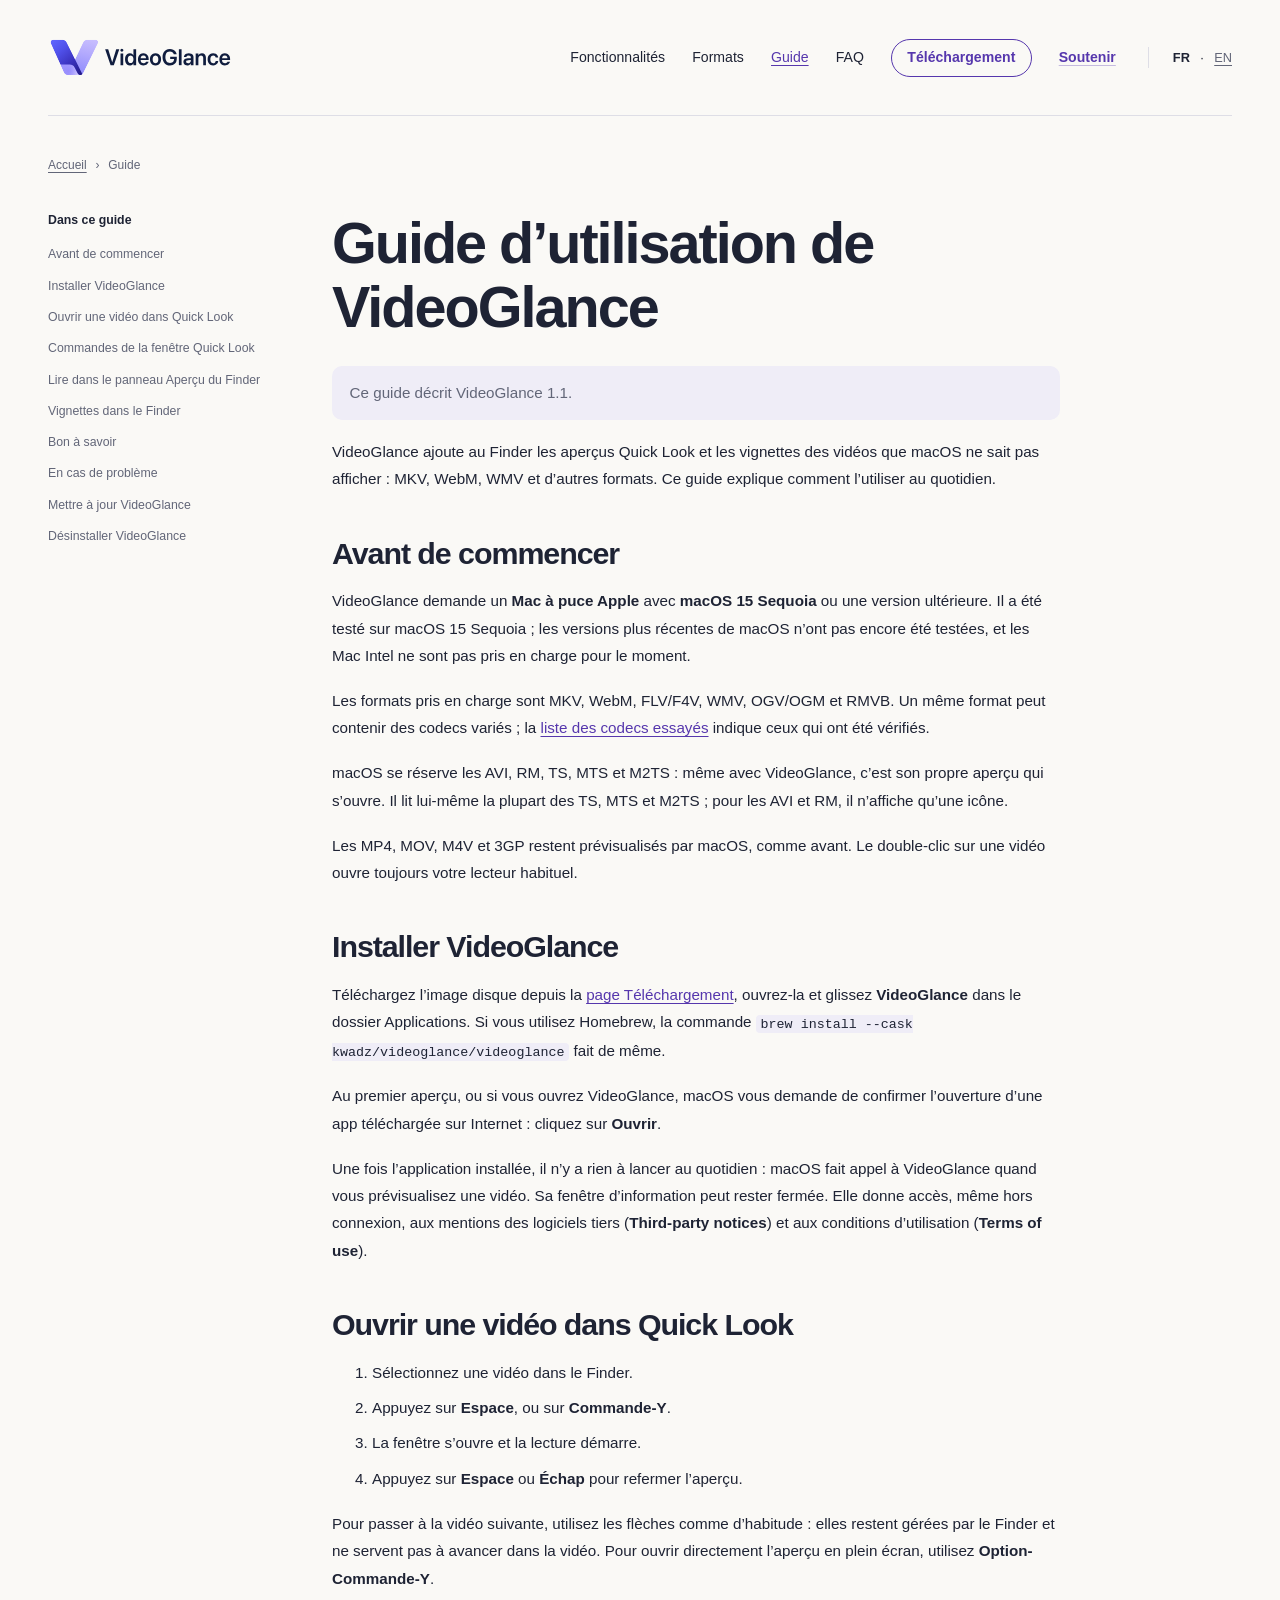
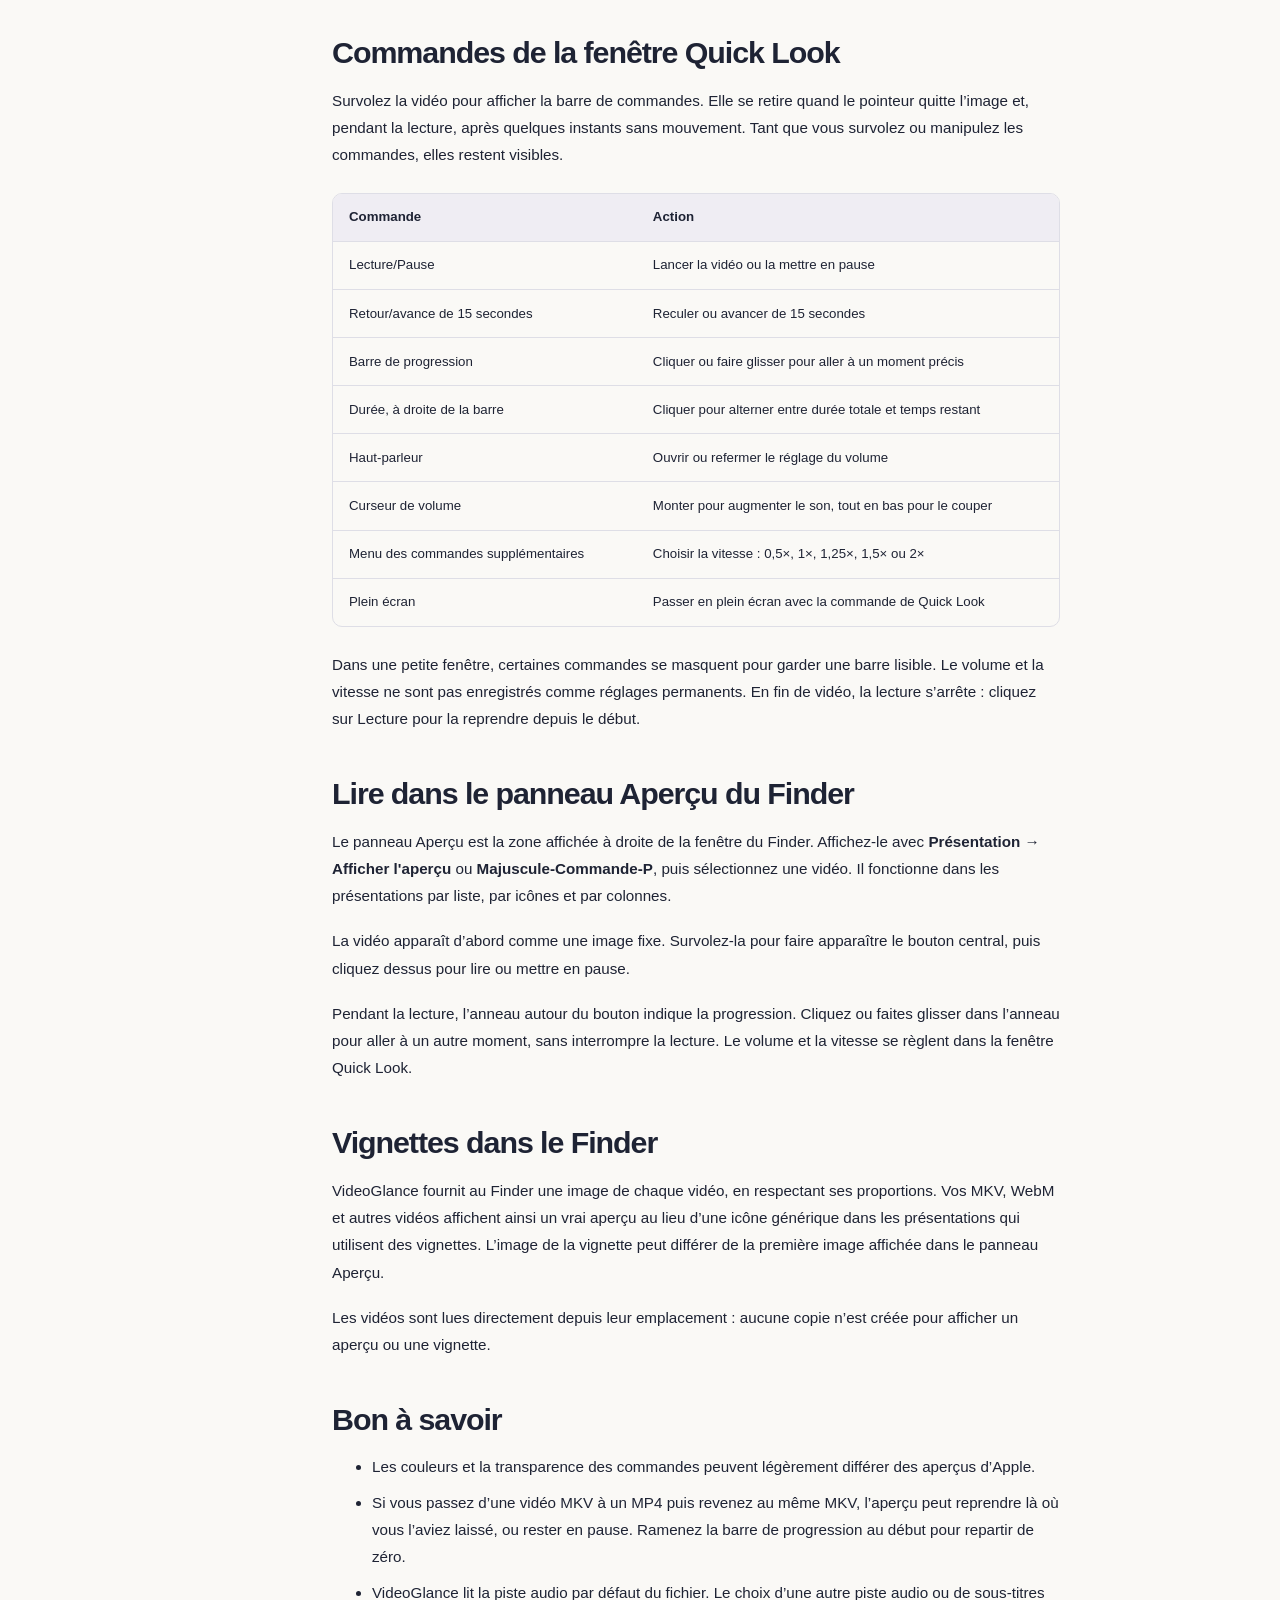
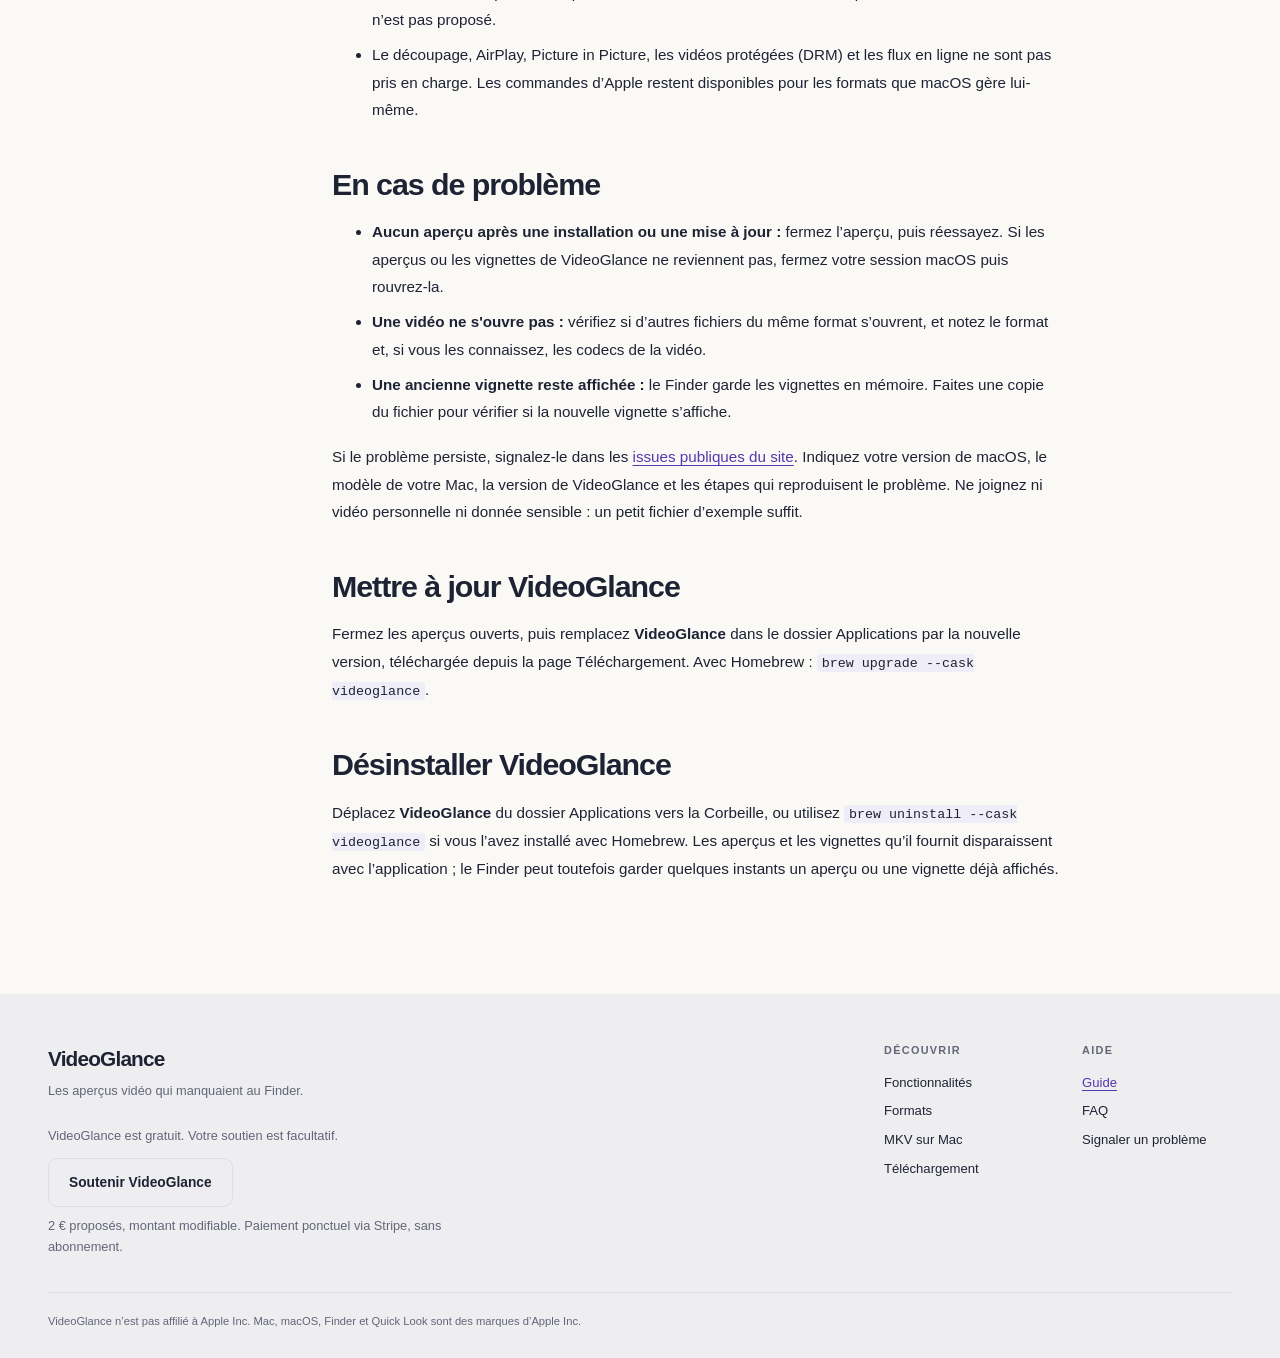
<file: fr/guide.html>
<!doctype html>
<html lang="fr">
<head>
  <meta charset="utf-8">
  <meta name="viewport" content="width=device-width, initial-scale=1">
  <meta name="robots" content="max-image-preview:large">
  <title>Guide d’utilisation — VideoGlance pour Mac</title>
  <meta name="description" content="Ouvrir une vidéo avec Espace, lire dans le panneau Aperçu, régler le volume et la vitesse, résoudre un problème : le guide complet de VideoGlance.">
  <link rel="canonical" href="https://videoglance.app/fr/guide.html">
  <link rel="alternate" hreflang="fr" href="https://videoglance.app/fr/guide.html">
  <link rel="alternate" hreflang="en" href="https://videoglance.app/en/guide.html">
  <link rel="alternate" hreflang="x-default" href="https://videoglance.app/en/guide.html">
  <meta property="og:type" content="website">
  <meta property="og:site_name" content="VideoGlance">
  <meta property="og:locale" content="fr_FR">
  <meta property="og:locale:alternate" content="en_US">
  <meta property="og:url" content="https://videoglance.app/fr/guide.html">
  <meta property="og:title" content="Guide d’utilisation — VideoGlance pour Mac">
  <meta property="og:description" content="Ouvrir une vidéo avec Espace, lire dans le panneau Aperçu, régler le volume et la vitesse, résoudre un problème : le guide complet de VideoGlance.">
  <meta property="og:image" content="https://videoglance.app/assets/quicklook-demo.jpg">
  <meta property="og:image:width" content="1940">
  <meta property="og:image:height" content="890">
  <meta property="og:image:alt" content="Une vidéo MKV lue dans la fenêtre Quick Look du Finder avec VideoGlance.">
  <meta name="twitter:card" content="summary_large_image">
  <script type="application/ld+json">{"@context": "https://schema.org", "@type": "WebPage", "@id": "https://videoglance.app/fr/guide.html", "url": "https://videoglance.app/fr/guide.html", "name": "Guide d’utilisation — VideoGlance pour Mac", "description": "Ouvrir une vidéo avec Espace, lire dans le panneau Aperçu, régler le volume et la vitesse, résoudre un problème : le guide complet de VideoGlance.", "inLanguage": "fr", "isPartOf": {"@type": "WebSite", "name": "VideoGlance", "url": "https://videoglance.app/"}, "breadcrumb": {"@type": "BreadcrumbList", "itemListElement": [{"@type": "ListItem", "position": 1, "name": "Accueil", "item": "https://videoglance.app/fr/"}, {"@type": "ListItem", "position": 2, "name": "Guide", "item": "https://videoglance.app/fr/guide.html"}]}}</script>
  <meta name="theme-color" content="#5637ad">
  <link rel="icon" type="image/svg+xml" href="../assets/icon.svg">
  <link rel="stylesheet" href="../assets/site.css">
</head>
<body>
  <a class="skip-link" href="#main-content">Aller au contenu</a>
  <header class="site-header wrap">
    <a class="brand" href="./" aria-label="VideoGlance — Accueil"><img src="../assets/logo.svg" alt="VideoGlance" width="188" height="42"></a>
    <nav class="primary-nav" aria-label="Navigation principale"><a href="./#features">Fonctionnalités</a><a href="formats.html">Formats</a><a href="guide.html" aria-current="page">Guide</a><a href="faq.html">FAQ</a><a class="nav-cta" href="telecharger.html">Téléchargement</a><a class="nav-support" href="https://buy.stripe.com/5kQ6oG48B7lpaTbdDX4ko01?locale=fr" aria-label="Soutenir VideoGlance" aria-describedby="support-free support-terms">Soutenir</a></nav>
    <nav class="languages" aria-label="Langue"><span lang="fr">FR</span> · <a href="../en/guide.html" lang="en" hreflang="en">EN</a></nav>
  </header>
  <main id="main-content" class="wrap document-page" tabindex="-1"><nav class="breadcrumb" aria-label="Fil d’Ariane"><ol><li><a href="./">Accueil</a></li><li aria-current="page">Guide</li></ol></nav><div class="document-layout"><nav class="toc" aria-label="Dans ce guide"><strong>Dans ce guide</strong><ol><li><a href="#avant-de-commencer">Avant de commencer</a></li><li><a href="#installer-videoglance">Installer VideoGlance</a></li><li><a href="#ouvrir-une-video-dans-quick-look">Ouvrir une vidéo dans Quick Look</a></li><li><a href="#commandes-de-la-fenetre-quick-look">Commandes de la fenêtre Quick Look</a></li><li><a href="#lire-dans-le-panneau-apercu-du-finder">Lire dans le panneau Aperçu du Finder</a></li><li><a href="#vignettes-dans-le-finder">Vignettes dans le Finder</a></li><li><a href="#bon-a-savoir">Bon à savoir</a></li><li><a href="#en-cas-de-probleme">En cas de problème</a></li><li><a href="#mettre-a-jour-videoglance">Mettre à jour VideoGlance</a></li><li><a href="#desinstaller-videoglance">Désinstaller VideoGlance</a></li></ol></nav><article class="prose"><h1 id="guide-d-utilisation-de-videoglance">Guide d’utilisation de VideoGlance</h1><p class="guide-notice">Ce guide décrit VideoGlance 1.1.</p><p>VideoGlance ajoute au Finder les aperçus Quick Look et les vignettes des vidéos que macOS ne sait pas afficher : MKV, WebM, WMV et d’autres formats. Ce guide explique comment l’utiliser au quotidien.</p><h2 id="avant-de-commencer">Avant de commencer</h2><p>VideoGlance demande un <strong>Mac à puce Apple</strong> avec <strong>macOS 15 Sequoia</strong> ou une version ultérieure. Il a été testé sur macOS 15 Sequoia ; les versions plus récentes de macOS n’ont pas encore été testées, et les Mac Intel ne sont pas pris en charge pour le moment.</p><p>Les formats pris en charge sont MKV, WebM, FLV/F4V, WMV, OGV/OGM et RMVB. Un même format peut contenir des codecs variés ; la <a href="formats.html#codecs">liste des codecs essayés</a> indique ceux qui ont été vérifiés.</p><p>macOS se réserve les AVI, RM, TS, MTS et M2TS : même avec VideoGlance, c’est son propre aperçu qui s’ouvre. Il lit lui-même la plupart des TS, MTS et M2TS ; pour les AVI et RM, il n’affiche qu’une icône.</p><p>Les MP4, MOV, M4V et 3GP restent prévisualisés par macOS, comme avant. Le double-clic sur une vidéo ouvre toujours votre lecteur habituel.</p><h2 id="installer-videoglance">Installer VideoGlance</h2><p>Téléchargez l’image disque depuis la <a href="telecharger.html">page Téléchargement</a>, ouvrez-la et glissez <strong>VideoGlance</strong> dans le dossier Applications. Si vous utilisez Homebrew, la commande <code>brew install --cask kwadz/videoglance/videoglance</code> fait de même.</p><p>Au premier aperçu, ou si vous ouvrez VideoGlance, macOS vous demande de confirmer l’ouverture d’une app téléchargée sur Internet : cliquez sur <strong>Ouvrir</strong>.</p><p>Une fois l’application installée, il n’y a rien à lancer au quotidien : macOS fait appel à VideoGlance quand vous prévisualisez une vidéo. Sa fenêtre d’information peut rester fermée. Elle donne accès, même hors connexion, aux mentions des logiciels tiers (<strong>Third-party notices</strong>) et aux conditions d’utilisation (<strong>Terms of use</strong>).</p><h2 id="ouvrir-une-video-dans-quick-look">Ouvrir une vidéo dans Quick Look</h2><ol><li>Sélectionnez une vidéo dans le Finder.</li><li>Appuyez sur <strong>Espace</strong>, ou sur <strong>Commande-Y</strong>.</li><li>La fenêtre s’ouvre et la lecture démarre.</li><li>Appuyez sur <strong>Espace</strong> ou <strong>Échap</strong> pour refermer l’aperçu.</li></ol><p>Pour passer à la vidéo suivante, utilisez les flèches comme d’habitude : elles restent gérées par le Finder et ne servent pas à avancer dans la vidéo. Pour ouvrir directement l’aperçu en plein écran, utilisez <strong>Option-Commande-Y</strong>.</p><h2 id="commandes-de-la-fenetre-quick-look">Commandes de la fenêtre Quick Look</h2><p>Survolez la vidéo pour afficher la barre de commandes. Elle se retire quand le pointeur quitte l’image et, pendant la lecture, après quelques instants sans mouvement. Tant que vous survolez ou manipulez les commandes, elles restent visibles.</p><div class="table-scroll" tabindex="0" role="region" aria-label="Tableau des commandes"><table><thead><tr><th scope="col">Commande</th><th scope="col">Action</th></tr></thead><tbody><tr><td>Lecture/Pause</td><td>Lancer la vidéo ou la mettre en pause</td></tr><tr><td>Retour/avance de 15 secondes</td><td>Reculer ou avancer de 15 secondes</td></tr><tr><td>Barre de progression</td><td>Cliquer ou faire glisser pour aller à un moment précis</td></tr><tr><td>Durée, à droite de la barre</td><td>Cliquer pour alterner entre durée totale et temps restant</td></tr><tr><td>Haut-parleur</td><td>Ouvrir ou refermer le réglage du volume</td></tr><tr><td>Curseur de volume</td><td>Monter pour augmenter le son, tout en bas pour le couper</td></tr><tr><td>Menu des commandes supplémentaires</td><td>Choisir la vitesse : 0,5×, 1×, 1,25×, 1,5× ou 2×</td></tr><tr><td>Plein écran</td><td>Passer en plein écran avec la commande de Quick Look</td></tr></tbody></table></div><p>Dans une petite fenêtre, certaines commandes se masquent pour garder une barre lisible. Le volume et la vitesse ne sont pas enregistrés comme réglages permanents. En fin de vidéo, la lecture s’arrête : cliquez sur Lecture pour la reprendre depuis le début.</p><h2 id="lire-dans-le-panneau-apercu-du-finder">Lire dans le panneau Aperçu du Finder</h2><p>Le panneau Aperçu est la zone affichée à droite de la fenêtre du Finder. Affichez-le avec <strong>Présentation → Afficher l&#x27;aperçu</strong> ou <strong>Majuscule-Commande-P</strong>, puis sélectionnez une vidéo. Il fonctionne dans les présentations par liste, par icônes et par colonnes.</p><p>La vidéo apparaît d’abord comme une image fixe. Survolez-la pour faire apparaître le bouton central, puis cliquez dessus pour lire ou mettre en pause.</p><p>Pendant la lecture, l’anneau autour du bouton indique la progression. Cliquez ou faites glisser dans l’anneau pour aller à un autre moment, sans interrompre la lecture. Le volume et la vitesse se règlent dans la fenêtre Quick Look.</p><h2 id="vignettes-dans-le-finder">Vignettes dans le Finder</h2><p>VideoGlance fournit au Finder une image de chaque vidéo, en respectant ses proportions. Vos MKV, WebM et autres vidéos affichent ainsi un vrai aperçu au lieu d’une icône générique dans les présentations qui utilisent des vignettes. L’image de la vignette peut différer de la première image affichée dans le panneau Aperçu.</p><p>Les vidéos sont lues directement depuis leur emplacement : aucune copie n’est créée pour afficher un aperçu ou une vignette.</p><h2 id="bon-a-savoir">Bon à savoir</h2><ul><li>Les couleurs et la transparence des commandes peuvent légèrement différer des aperçus d’Apple.</li><li>Si vous passez d’une vidéo MKV à un MP4 puis revenez au même MKV, l’aperçu peut reprendre là où vous l’aviez laissé, ou rester en pause. Ramenez la barre de progression au début pour repartir de zéro.</li><li>VideoGlance lit la piste audio par défaut du fichier. Le choix d’une autre piste audio ou de sous-titres n’est pas proposé.</li><li>Le découpage, AirPlay, Picture in Picture, les vidéos protégées (DRM) et les flux en ligne ne sont pas pris en charge. Les commandes d’Apple restent disponibles pour les formats que macOS gère lui-même.</li></ul><h2 id="en-cas-de-probleme">En cas de problème</h2><ul><li><strong>Aucun aperçu après une installation ou une mise à jour :</strong> fermez l’aperçu, puis réessayez. Si les aperçus ou les vignettes de VideoGlance ne reviennent pas, fermez votre session macOS puis rouvrez-la.</li><li><strong>Une vidéo ne s&#x27;ouvre pas :</strong> vérifiez si d’autres fichiers du même format s’ouvrent, et notez le format et, si vous les connaissez, les codecs de la vidéo.</li><li><strong>Une ancienne vignette reste affichée :</strong> le Finder garde les vignettes en mémoire. Faites une copie du fichier pour vérifier si la nouvelle vignette s’affiche.</li></ul><p>Si le problème persiste, signalez-le dans les <a href="https://github.com/Kwadz/videoglance-site/issues">issues publiques du site</a>. Indiquez votre version de macOS, le modèle de votre Mac, la version de VideoGlance et les étapes qui reproduisent le problème. Ne joignez ni vidéo personnelle ni donnée sensible : un petit fichier d’exemple suffit.</p><h2 id="mettre-a-jour-videoglance">Mettre à jour VideoGlance</h2><p>Fermez les aperçus ouverts, puis remplacez <strong>VideoGlance</strong> dans le dossier Applications par la nouvelle version, téléchargée depuis la page Téléchargement. Avec Homebrew : <code>brew upgrade --cask videoglance</code>.</p><h2 id="desinstaller-videoglance">Désinstaller VideoGlance</h2><p>Déplacez <strong>VideoGlance</strong> du dossier Applications vers la Corbeille, ou utilisez <code>brew uninstall --cask videoglance</code> si vous l’avez installé avec Homebrew. Les aperçus et les vignettes qu’il fournit disparaissent avec l’application ; le Finder peut toutefois garder quelques instants un aperçu ou une vignette déjà affichés.</p></article></div></main>
  <footer class="site-footer">
    <div class="wrap footer-inner">
      <div class="footer-brand"><p class="footer-name">VideoGlance</p><p>Les aperçus vidéo qui manquaient au Finder.</p><div class="footer-support"><p id="support-free">VideoGlance est gratuit. Votre soutien est facultatif.</p><a class="button button-secondary" href="https://buy.stripe.com/5kQ6oG48B7lpaTbdDX4ko01?locale=fr" aria-describedby="support-terms">Soutenir VideoGlance</a><p id="support-terms">2 € proposés, montant modifiable. Paiement ponctuel via Stripe, sans abonnement.</p></div></div>
      <nav class="footer-links" aria-label="Découvrir"><p>Découvrir</p><a href="./#features">Fonctionnalités</a><a href="formats.html">Formats</a><a href="apercu-mkv-mac.html">MKV sur Mac</a><a href="telecharger.html">Téléchargement</a></nav><nav class="footer-links" aria-label="Aide"><p>Aide</p><a href="guide.html" aria-current="page">Guide</a><a href="faq.html">FAQ</a><a href="https://github.com/Kwadz/videoglance-site/issues">Signaler un problème</a></nav>
    </div>
    <p class="wrap footer-legal">VideoGlance n’est pas affilié à Apple Inc. Mac, macOS, Finder et Quick Look sont des marques d’Apple Inc.</p>
  </footer>
</body>
</html>
</file>
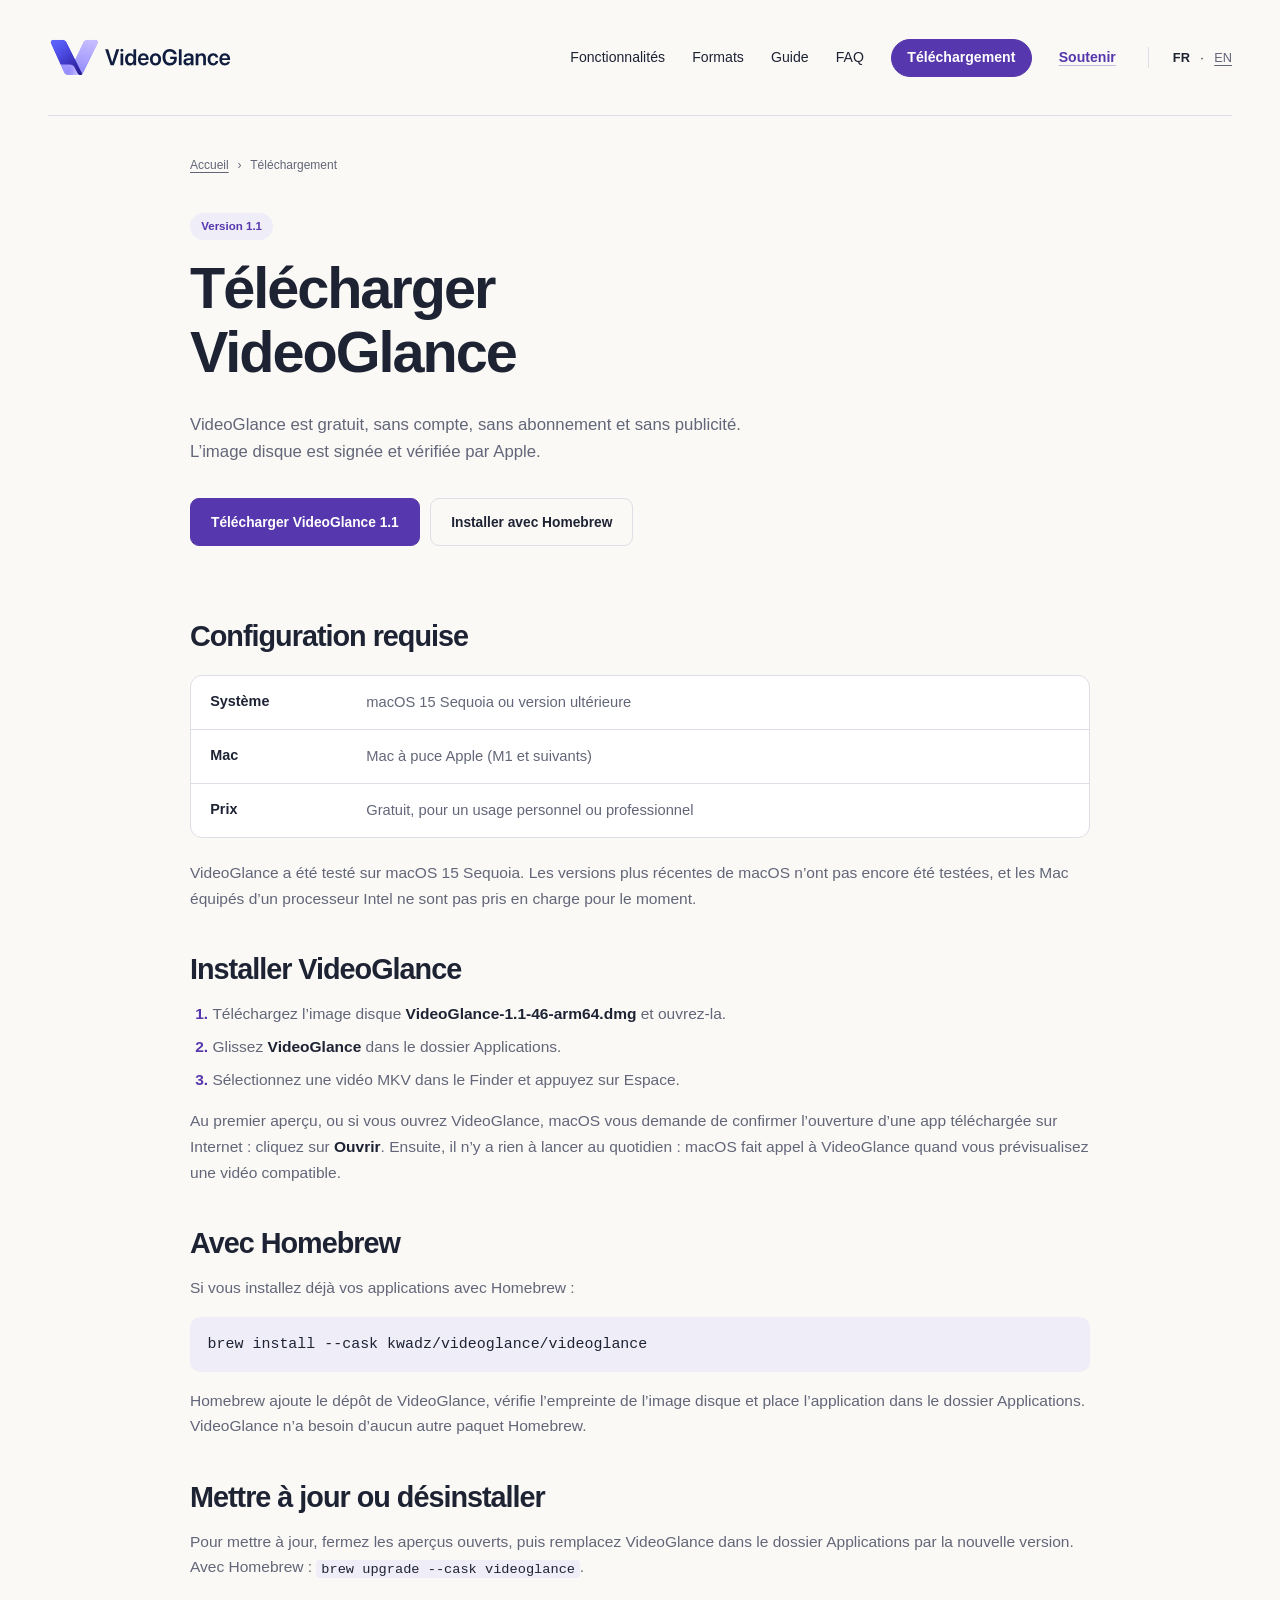
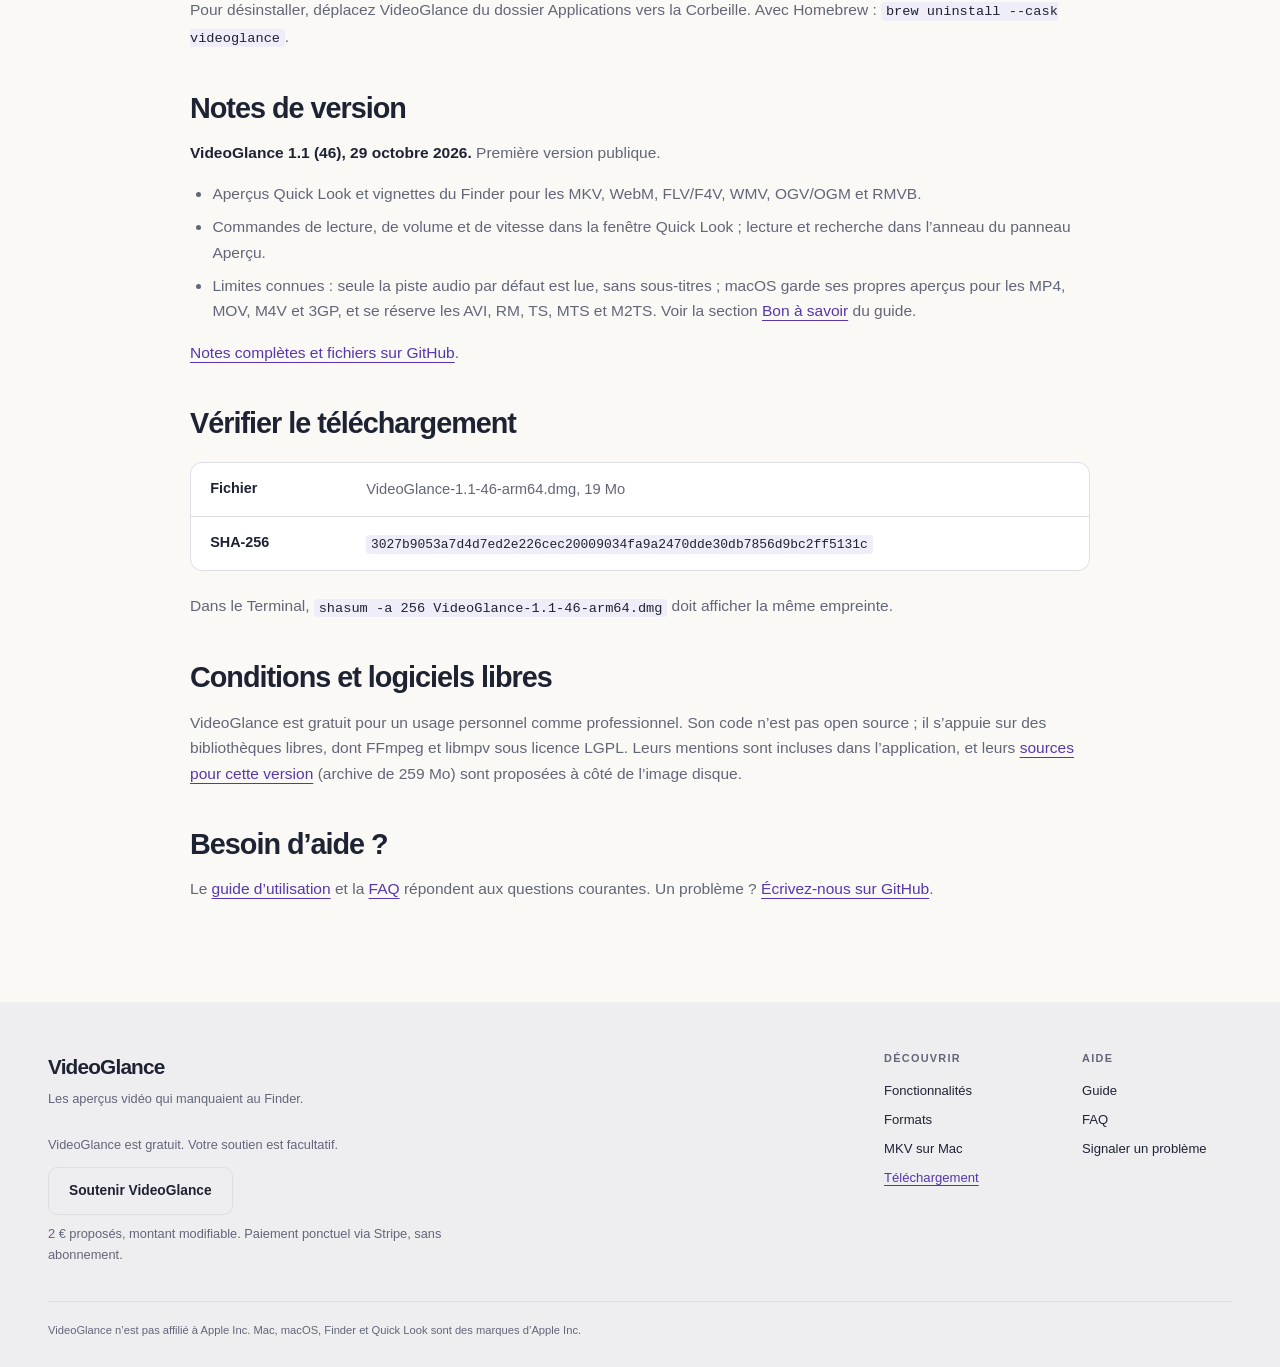
<file: fr/telecharger.html>
<!doctype html>
<html lang="fr">
<head>
  <meta charset="utf-8">
  <meta name="viewport" content="width=device-width, initial-scale=1">
  <meta name="robots" content="max-image-preview:large">
  <title>Télécharger VideoGlance pour Mac — Gratuit</title>
  <meta name="description" content="Téléchargez VideoGlance 1.1, gratuit, sans compte ni abonnement : image disque vérifiée par Apple ou Homebrew. Configuration requise, installation et notes de version.">
  <link rel="canonical" href="https://videoglance.app/fr/telecharger.html">
  <link rel="alternate" hreflang="fr" href="https://videoglance.app/fr/telecharger.html">
  <link rel="alternate" hreflang="en" href="https://videoglance.app/en/download.html">
  <link rel="alternate" hreflang="x-default" href="https://videoglance.app/en/download.html">
  <meta property="og:type" content="website">
  <meta property="og:site_name" content="VideoGlance">
  <meta property="og:locale" content="fr_FR">
  <meta property="og:locale:alternate" content="en_US">
  <meta property="og:url" content="https://videoglance.app/fr/telecharger.html">
  <meta property="og:title" content="Télécharger VideoGlance pour Mac — Gratuit">
  <meta property="og:description" content="Téléchargez VideoGlance 1.1, gratuit, sans compte ni abonnement : image disque vérifiée par Apple ou Homebrew. Configuration requise, installation et notes de version.">
  <meta property="og:image" content="https://videoglance.app/assets/quicklook-demo.jpg">
  <meta property="og:image:width" content="1940">
  <meta property="og:image:height" content="890">
  <meta property="og:image:alt" content="Une vidéo MKV lue dans la fenêtre Quick Look du Finder avec VideoGlance.">
  <meta name="twitter:card" content="summary_large_image">
  <script type="application/ld+json">{"@context": "https://schema.org", "@type": "WebPage", "@id": "https://videoglance.app/fr/telecharger.html", "url": "https://videoglance.app/fr/telecharger.html", "name": "Télécharger VideoGlance pour Mac — Gratuit", "description": "Téléchargez VideoGlance 1.1, gratuit, sans compte ni abonnement : image disque vérifiée par Apple ou Homebrew. Configuration requise, installation et notes de version.", "inLanguage": "fr", "isPartOf": {"@type": "WebSite", "name": "VideoGlance", "url": "https://videoglance.app/"}, "breadcrumb": {"@type": "BreadcrumbList", "itemListElement": [{"@type": "ListItem", "position": 1, "name": "Accueil", "item": "https://videoglance.app/fr/"}, {"@type": "ListItem", "position": 2, "name": "Téléchargement", "item": "https://videoglance.app/fr/telecharger.html"}]}}</script>
  <meta name="theme-color" content="#5637ad">
  <link rel="icon" type="image/svg+xml" href="../assets/icon.svg">
  <link rel="stylesheet" href="../assets/site.css">
</head>
<body>
  <a class="skip-link" href="#main-content">Aller au contenu</a>
  <header class="site-header wrap">
    <a class="brand" href="./" aria-label="VideoGlance — Accueil"><img src="../assets/logo.svg" alt="VideoGlance" width="188" height="42"></a>
    <nav class="primary-nav" aria-label="Navigation principale"><a href="./#features">Fonctionnalités</a><a href="formats.html">Formats</a><a href="guide.html">Guide</a><a href="faq.html">FAQ</a><a class="nav-cta" href="telecharger.html" aria-current="page">Téléchargement</a><a class="nav-support" href="https://buy.stripe.com/5kQ6oG48B7lpaTbdDX4ko01?locale=fr" aria-label="Soutenir VideoGlance" aria-describedby="support-free support-terms">Soutenir</a></nav>
    <nav class="languages" aria-label="Langue"><span lang="fr">FR</span> · <a href="../en/download.html" lang="en" hreflang="en">EN</a></nav>
  </header>
  <main id="main-content" class="wrap document-page narrow-page" tabindex="-1"><nav class="breadcrumb" aria-label="Fil d’Ariane"><ol><li><a href="./">Accueil</a></li><li aria-current="page">Téléchargement</li></ol></nav><article class="page">
  <header class="page-intro">
    <p class="stage-label">Version 1.1</p>
    <h1>Télécharger VideoGlance</h1>
    <p class="lead">VideoGlance est gratuit, sans compte, sans abonnement et sans publicité. L’image disque est signée et vérifiée par Apple.</p>
    <div class="actions">
      <a class="button" href="https://github.com/Kwadz/videoglance-site/releases/download/v1.1-46/VideoGlance-1.1-46-arm64.dmg">Télécharger VideoGlance 1.1</a>
      <a class="button button-secondary" href="#homebrew">Installer avec Homebrew</a>
    </div>
  </header>

  <section class="page-section" aria-labelledby="configuration">
    <h2 id="configuration">Configuration requise</h2>
    <dl class="requirements">
      <div><dt>Système</dt><dd>macOS 15 Sequoia ou version ultérieure</dd></div>
      <div><dt>Mac</dt><dd>Mac à puce Apple (M1 et suivants)</dd></div>
      <div><dt>Prix</dt><dd>Gratuit, pour un usage personnel ou professionnel</dd></div>
    </dl>
    <p>VideoGlance a été testé sur macOS 15 Sequoia. Les versions plus récentes de macOS n’ont pas encore été testées, et les Mac équipés d’un processeur Intel ne sont pas pris en charge pour le moment.</p>
  </section>

  <section class="page-section" aria-labelledby="installation">
    <h2 id="installation">Installer VideoGlance</h2>
    <ol class="numbered">
      <li>Téléchargez l’image disque <strong>VideoGlance-1.1-46-arm64.dmg</strong> et ouvrez-la.</li>
      <li>Glissez <strong>VideoGlance</strong> dans le dossier Applications.</li>
      <li>Sélectionnez une vidéo MKV dans le Finder et appuyez sur Espace.</li>
    </ol>
    <p>Au premier aperçu, ou si vous ouvrez VideoGlance, macOS vous demande de confirmer l’ouverture d’une app téléchargée sur Internet : cliquez sur <strong>Ouvrir</strong>. Ensuite, il n’y a rien à lancer au quotidien : macOS fait appel à VideoGlance quand vous prévisualisez une vidéo compatible.</p>
  </section>

  <section class="page-section" aria-labelledby="homebrew">
    <h2 id="homebrew">Avec Homebrew</h2>
    <p>Si vous installez déjà vos applications avec Homebrew :</p>
    <pre><code>brew install --cask kwadz/videoglance/videoglance</code></pre>
    <p>Homebrew ajoute le dépôt de VideoGlance, vérifie l’empreinte de l’image disque et place l’application dans le dossier Applications. VideoGlance n’a besoin d’aucun autre paquet Homebrew.</p>
  </section>

  <section class="page-section" aria-labelledby="mise-a-jour">
    <h2 id="mise-a-jour">Mettre à jour ou désinstaller</h2>
    <p>Pour mettre à jour, fermez les aperçus ouverts, puis remplacez VideoGlance dans le dossier Applications par la nouvelle version. Avec Homebrew : <code>brew upgrade --cask videoglance</code>.</p>
    <p>Pour désinstaller, déplacez VideoGlance du dossier Applications vers la Corbeille. Avec Homebrew : <code>brew uninstall --cask videoglance</code>.</p>
  </section>

  <section class="page-section" aria-labelledby="notes">
    <h2 id="notes">Notes de version</h2>
    <p><strong>VideoGlance 1.1 (46), 29 octobre 2026.</strong> Première version publique.</p>
    <ul>
      <li>Aperçus Quick Look et vignettes du Finder pour les MKV, WebM, FLV/F4V, WMV, OGV/OGM et RMVB.</li>
      <li>Commandes de lecture, de volume et de vitesse dans la fenêtre Quick Look ; lecture et recherche dans l’anneau du panneau Aperçu.</li>
      <li>Limites connues : seule la piste audio par défaut est lue, sans sous-titres ; macOS garde ses propres aperçus pour les MP4, MOV, M4V et 3GP, et se réserve les AVI, RM, TS, MTS et M2TS. Voir la section <a href="guide.html#bon-a-savoir">Bon à savoir</a> du guide.</li>
    </ul>
    <p><a href="https://github.com/Kwadz/videoglance-site/releases/tag/v1.1-46">Notes complètes et fichiers sur GitHub</a>.</p>
  </section>

  <section class="page-section" aria-labelledby="verifier">
    <h2 id="verifier">Vérifier le téléchargement</h2>
    <dl class="requirements">
      <div><dt>Fichier</dt><dd>VideoGlance-1.1-46-arm64.dmg, 19 Mo</dd></div>
      <div><dt>SHA-256</dt><dd><code class="digest">3027b9053a7d4d7ed2e226cec20009034fa9a2470dde30db7856d9bc2ff5131c</code></dd></div>
    </dl>
    <p>Dans le Terminal, <code>shasum -a 256 VideoGlance-1.1-46-arm64.dmg</code> doit afficher la même empreinte.</p>
  </section>

  <section class="page-section" aria-labelledby="conditions">
    <h2 id="conditions">Conditions et logiciels libres</h2>
    <p>VideoGlance est gratuit pour un usage personnel comme professionnel. Son code n’est pas open source ; il s’appuie sur des bibliothèques libres, dont FFmpeg et libmpv sous licence LGPL. Leurs mentions sont incluses dans l’application, et leurs <a href="https://github.com/Kwadz/videoglance-site/releases/download/v1.1-46/VideoGlance-1.1-46-third-party-sources.tar.gz">sources pour cette version</a> (archive de 259 Mo) sont proposées à côté de l’image disque.</p>
  </section>

  <section class="page-section" aria-labelledby="aide">
    <h2 id="aide">Besoin d’aide ?</h2>
    <p>Le <a href="guide.html">guide d’utilisation</a> et la <a href="faq.html">FAQ</a> répondent aux questions courantes. Un problème ? <a href="https://github.com/Kwadz/videoglance-site/issues">Écrivez-nous sur GitHub</a>.</p>
  </section>
</article>
</main>
  <footer class="site-footer">
    <div class="wrap footer-inner">
      <div class="footer-brand"><p class="footer-name">VideoGlance</p><p>Les aperçus vidéo qui manquaient au Finder.</p><div class="footer-support"><p id="support-free">VideoGlance est gratuit. Votre soutien est facultatif.</p><a class="button button-secondary" href="https://buy.stripe.com/5kQ6oG48B7lpaTbdDX4ko01?locale=fr" aria-describedby="support-terms">Soutenir VideoGlance</a><p id="support-terms">2 € proposés, montant modifiable. Paiement ponctuel via Stripe, sans abonnement.</p></div></div>
      <nav class="footer-links" aria-label="Découvrir"><p>Découvrir</p><a href="./#features">Fonctionnalités</a><a href="formats.html">Formats</a><a href="apercu-mkv-mac.html">MKV sur Mac</a><a href="telecharger.html" aria-current="page">Téléchargement</a></nav><nav class="footer-links" aria-label="Aide"><p>Aide</p><a href="guide.html">Guide</a><a href="faq.html">FAQ</a><a href="https://github.com/Kwadz/videoglance-site/issues">Signaler un problème</a></nav>
    </div>
    <p class="wrap footer-legal">VideoGlance n’est pas affilié à Apple Inc. Mac, macOS, Finder et Quick Look sont des marques d’Apple Inc.</p>
  </footer>
</body>
</html>
</file>
<file: assets/site.css>
:root {
  color-scheme:light;
  --paper:#faf9f6;
  --card:#ffffff;
  --ink:#1e2334;
  --muted:#626678;
  --purple:#5637ad;
  --line:#dedee6;
  --soft:#efedf7;
  --radius:18px;
  font-family:-apple-system,BlinkMacSystemFont,"Segoe UI",sans-serif;
  font-synthesis:none;
}
* {
  box-sizing:border-box;
}
html {
  scroll-behavior:smooth;
  scroll-padding-top:2rem;
}
body {
  margin:0;
  background:var(--paper);
  color:var(--ink);
  font-size:17px;
  line-height:1.65;
}
img {
  max-width:100%;
  height:auto;
}
a {
  color:var(--purple);
  text-underline-offset:.23em;
}
a:hover {
  text-decoration-thickness:2px;
}
a:focus-visible,summary:focus-visible,[tabindex]:focus-visible {
  outline:3px solid var(--purple);
  outline-offset:5px;
  border-radius:3px;
}
h1,h2,h3,p,figure {
  margin:0;
}
h1,h2,h3 {
  font-weight:650;
  letter-spacing:-.035em;
  line-height:1.12;
}
h2 {
  font-size:clamp(2rem,3.4vw,3rem);
  max-width:22ch;
}
h3 {
  font-size:1.35rem;
  letter-spacing:-.02em;
}
p+p {
  margin-top:1rem;
}
.wrap {
  width:min(1240px,calc(100% - 96px));
  margin-inline:auto;
}
.site-header {
  display:flex;
  align-items:center;
  gap:2rem;
  min-height:116px;
  border-bottom:1px solid var(--line);
}
.brand {
  margin-right:auto;
  display:flex;
  align-items:center;
}
.brand img {
  display:block;
  width:188px;
  height:42px;
  object-fit:contain;
}
.site-header nav {
  display:flex;
  align-items:center;
  gap:1.7rem;
}
.site-header nav a {
  font-size:.88rem;
  color:var(--ink);
  text-decoration:none;
}
.site-header nav a:hover {
  color:var(--purple);
}
.site-header a[aria-current=page] {
  color:var(--purple);
  text-decoration:underline;
}
.site-header .nav-cta {
  border:1px solid var(--purple);
  color:var(--purple);
  border-radius:99px;
  padding:.4rem .95rem;
  font-weight:650;
}
.site-header .nav-cta:hover,.site-header .nav-cta[aria-current=page] {
  background:var(--purple);
  color:white;
  text-decoration:none;
}
.site-header .nav-support {
  color:var(--purple);
  font-weight:600;
  text-decoration:underline;
  text-decoration-color:#c5bbdf;
  white-space:nowrap;
}
.site-header .nav-support:hover {
  text-decoration-color:currentColor;
}
.site-header .languages {
  gap:.65rem;
  font-size:.8rem;
  border-left:1px solid var(--line);
  padding-left:1.5rem;
}
.languages span {
  font-weight:700;
}
.site-header .languages a {
  color:var(--muted);
  font-size:.8rem;
  text-decoration:underline;
}
.skip-link {
  position:absolute;
  left:16px;
  top:-100px;
  z-index:10;
  background:var(--ink);
  color:white;
  padding:12px 18px;
}
.skip-link:focus {
  top:12px;
}
.hero {
  display:grid;
  grid-template-columns:.95fr 1.2fr;
  align-items:center;
  gap:4rem;
  padding:88px 0 90px;
}
.eyebrow,.section-label {
  text-transform:uppercase;
  font-size:.68rem;
  font-weight:750;
  letter-spacing:.15em;
  color:var(--purple);
  margin-bottom:1.4rem;
}
.hero-title {
  font-size:clamp(3.2rem,5vw,4.7rem);
  line-height:1.02;
  max-width:11ch;
  letter-spacing:-.055em;
}
.lead {
  font-size:1.05rem;
  line-height:1.65;
  color:var(--muted);
  max-width:46ch;
  margin-top:1.8rem;
}
.actions {
  display:flex;
  gap:.65rem;
  flex-wrap:wrap;
  margin-top:2rem;
}
.button {
  display:inline-flex;
  align-items:center;
  justify-content:center;
  padding:.85rem 1.25rem;
  border-radius:9px;
  background:var(--purple);
  color:white;
  text-decoration:none;
  font-size:.86rem;
  font-weight:650;
  line-height:1.4;
  border:1px solid var(--purple);
}
.button:hover {
  background:#44278f;
}
.button-secondary {
  background:transparent;
  color:var(--ink);
  border-color:var(--line);
}
.button-secondary:hover {
  background:var(--soft);
}
.hero-note {
  font-size:.75rem;
  color:var(--muted);
  margin-top:1.1rem;
}
.hero-visual {
  min-width:0;
  position:relative;
  padding:2rem 0;
}
.hero-visual::before {
  content:"";
  position:absolute;
  inset:0 -15px 30px -15px;
  border-radius:50% 43% 46% 39%;
  background:#ece8f6;
  z-index:-1;
}
.hero-visual img {
  display:block;
  width:100%;
  border-radius:12px;
  box-shadow:0 24px 65px -24px #2525386b;
}
.hero-visual figcaption,.page-figure figcaption {
  font-size:.7rem;
  line-height:1.55;
  color:var(--muted);
  padding:1rem .5rem 0;
  max-width:60ch;
}
.steps-section,.story,.benefits-section,.formats-section,.faq {
  padding:76px 0;
  border-top:1px solid var(--line);
}
.steps,.benefits {
  display:grid;
  grid-template-columns:repeat(3,minmax(0,1fr));
  gap:1.2rem;
  list-style:none;
  padding:0;
  margin:2.6rem 0 0;
}
.steps {
  counter-reset:step;
}
.steps li,.benefits li {
  background:var(--card);
  border:1px solid var(--line);
  border-radius:14px;
  padding:1.6rem 1.6rem 1.7rem;
}
.steps li {
  counter-increment:step;
}
.steps li::before {
  content:counter(step);
  display:grid;
  place-items:center;
  width:2.1rem;
  height:2.1rem;
  border-radius:50%;
  background:var(--soft);
  color:var(--purple);
  font-weight:750;
  font-size:.9rem;
  margin-bottom:1.1rem;
}
.steps h3,.benefits h3 {
  font-size:1.12rem;
}
.steps p,.benefits p {
  color:var(--muted);
  font-size:.92rem;
  margin-top:.6rem;
}
.story h2 {
  margin-bottom:2.4rem;
}
.feature-row {
  display:grid;
  grid-template-columns:minmax(0,1.2fr) minmax(0,.9fr);
  gap:2rem;
  align-items:start;
  padding:2.2rem 0;
  border-bottom:1px solid var(--line);
}
.feature-row:last-of-type {
  border-bottom:0;
  padding-bottom:0;
}
.feature-row>div {
  min-width:0;
}
.feature-row p {
  color:var(--muted);
  margin-top:.8rem;
}
.feature-demo {
  min-width:0;
  width:100%;
  max-width:420px;
  justify-self:end;
  margin:0;
}
.media-credit {
  font-size:.72rem;
  line-height:1.6;
  color:var(--muted);
  margin-top:2rem;
  max-width:90ch;
}
.feature-demo video {
  display:block;
  width:auto;
  max-width:100%;
  height:auto;
  max-height:280px;
  margin-inline:auto;
  object-fit:contain;
  background:#211d1a;
  border-radius:12px;
  box-shadow:0 16px 45px -30px #2525386b;
}
.formats-section>p {
  color:var(--muted);
  max-width:70ch;
}
.format-list {
  display:flex;
  gap:.5rem;
  flex-wrap:wrap;
  list-style:none;
  padding:0;
  margin:2rem 0 1.4rem;
}
.format-list a {
  display:block;
  border:1px solid #cfcbdc;
  border-radius:8px;
  padding:.35rem .85rem;
  font-size:.82rem;
  font-weight:650;
  color:var(--ink);
  text-decoration:none;
  background:var(--card);
}
.format-list a:hover {
  border-color:var(--purple);
  color:var(--purple);
}
.availability {
  background:#29243f;
  color:#f8f6ff;
  border-radius:var(--radius);
  padding:48px 56px;
  margin:20px 0 76px;
  max-width:100%;
}
.availability .section-label {
  color:#c8baf1;
}
.availability h2 {
  font-size:2.5rem;
}
.availability p {
  max-width:79ch;
  color:#d7d3e4;
  margin-top:1.25rem;
}
.availability a {
  color:white;
}
.text-link {
  display:inline-block;
  margin-top:1.4rem;
  font-weight:650;
  font-size:.88rem;
}
.faq h2 {
  margin-bottom:2rem;
}
details {
  border-top:1px solid var(--line);
  padding:1.2rem 0;
}
details:last-of-type {
  border-bottom:1px solid var(--line);
}
summary {
  font-size:1rem;
  font-weight:600;
  cursor:pointer;
  list-style-position:outside;
  margin-left:1.3rem;
  padding-left:.5rem;
}
details p {
  font-size:.93rem;
  color:var(--muted);
  max-width:83ch;
  padding:1rem 1.8rem .25rem;
}
.site-footer {
  background:#eeedf0;
  margin-top:30px;
  padding:48px 0 32px;
}
.footer-inner {
  display:flex;
  gap:3rem;
  align-items:flex-start;
}
.footer-brand {
  margin-right:auto;
}
.footer-name {
  font-size:1.3rem;
  font-weight:750;
  letter-spacing:-.04em;
}
.footer-brand p+p {
  font-size:.8rem;
  margin-top:.25rem;
  color:var(--muted);
}
.footer-links {
  display:flex;
  flex-direction:column;
  gap:.45rem;
  font-size:.82rem;
  min-width:150px;
}
.footer-support {
  max-width:42ch;
  margin-top:1.5rem;
}
.footer-support p {
  font-size:.8rem;
  color:var(--muted);
}
.footer-support .button {
  margin:.75rem 0 .5rem;
}
.footer-support .support-test {
  color:var(--purple);
  font-weight:700;
  margin-bottom:.5rem;
}
.footer-links p {
  font-size:.68rem;
  font-weight:750;
  letter-spacing:.12em;
  text-transform:uppercase;
  color:var(--muted);
  margin-bottom:.3rem;
}
.footer-links a {
  color:var(--ink);
  text-decoration:none;
}
.footer-links a:hover,.footer-links a[aria-current=page] {
  color:var(--purple);
  text-decoration:underline;
}
.footer-legal {
  font-size:.7rem;
  color:var(--muted);
  border-top:1px solid #dcdbe2;
  margin-top:2.2rem;
  padding-top:1.2rem;
}
.document-page {
  padding-top:40px;
  padding-bottom:64px;
}
.breadcrumb {
  font-size:.75rem;
  color:var(--muted);
  margin-bottom:2.2rem;
}
.breadcrumb ol {
  display:flex;
  flex-wrap:wrap;
  list-style:none;
  padding:0;
  margin:0;
}
.breadcrumb li+li::before {
  content:"›";
  padding:0 .55rem;
}
.breadcrumb a {
  color:var(--muted);
}
.document-layout {
  display:grid;
  grid-template-columns:220px minmax(0,1fr);
  gap:4rem;
}
.toc {
  position:sticky;
  top:30px;
  align-self:start;
  font-size:.77rem;
  line-height:1.5;
}
.toc strong {
  display:block;
  margin-bottom:1rem;
}
.toc ol {
  list-style:none;
  padding:0;
  margin:0;
}
.toc li+li {
  margin-top:.8rem;
}
.toc a {
  color:var(--muted);
  text-decoration:none;
}
.toc a:hover {
  color:var(--purple);
}
.prose {
  min-width:0;
  max-width:77ch;
}
.prose h1,.page-intro h1 {
  font-size:clamp(2.4rem,4.6vw,3.6rem);
  margin-bottom:1.6rem;
  max-width:20ch;
}
.prose h2 {
  font-size:1.9rem;
  margin:2.7rem 0 1.1rem;
  max-width:100%;
}
.prose h3 {
  margin-top:1.8rem;
}
.prose p,.prose ul,.prose ol {
  font-size:.95rem;
  line-height:1.8;
  margin-bottom:1.1rem;
}
.prose p+p {
  margin-top:0;
}
.prose li+li {
  margin-top:.5rem;
}
.prose code {
  font-family:ui-monospace,SFMono-Regular,monospace;
  font-size:.88em;
  background:var(--soft);
  padding:.1rem .3rem;
  border-radius:4px;
}
.guide-notice {
  font-size:.85rem;
  color:var(--muted);
  background:var(--soft);
  border-radius:10px;
  padding:.85rem 1.1rem;
}
.table-scroll {
  overflow:auto;
  max-width:100%;
  margin:1.5rem 0;
  border:1px solid var(--line);
  border-radius:10px;
}
table {
  border-collapse:collapse;
  width:100%;
  font-size:.83rem;
  line-height:1.5;
  text-align:left;
}
th,td {
  padding:.85rem 1rem;
  vertical-align:top;
  border-bottom:1px solid var(--line);
}
th {
  background:#efedf3;
  font-weight:650;
}
tr:last-child td {
  border-bottom:0;
}
.page,.narrow-page .breadcrumb {
  max-width:900px;
  margin-inline:auto;
}
.page-intro {
  padding-bottom:2.4rem;
}
.page-intro .lead {
  max-width:62ch;
  margin-top:0;
}
.page-section {
  padding:2.2rem 0 .4rem;
}
.page h2 {
  font-size:1.8rem;
  max-width:100%;
}
.page-section h2 {
  margin-bottom:1rem;
}
.page-section p,.page-section li,.faq-group p {
  font-size:.97rem;
  color:var(--muted);
}
.page-section ul,.page-section ol {
  padding-left:1.4rem;
  margin:1rem 0;
}
.page-section li+li {
  margin-top:.45rem;
}
.page-section strong {
  color:var(--ink);
}
.page-section code,.faq-group code {
  font-family:ui-monospace,SFMono-Regular,monospace;
  font-size:.88em;
  color:var(--ink);
  background:var(--soft);
  padding:.1rem .3rem;
  border-radius:4px;
}
.page-section pre {
  margin:1rem 0;
  padding:.85rem 1.1rem;
  background:var(--soft);
  border-radius:10px;
  white-space:pre-wrap;
  overflow-wrap:anywhere;
}
.page-section pre code {
  padding:0;
  background:none;
}
.page-section .digest {
  overflow-wrap:anywhere;
}
.numbered li::marker {
  color:var(--purple);
  font-weight:750;
}
.page-figure {
  margin:0 0 1.4rem;
}
.page-figure+.media-credit {
  margin:0 0 1rem;
}
.page-figure img {
  display:block;
  width:100%;
  border-radius:12px;
  box-shadow:0 24px 65px -30px #2525386b;
}
.format-grid {
  display:grid;
  grid-template-columns:repeat(2,minmax(0,1fr));
  gap:1rem;
}
.format-card {
  background:var(--card);
  border:1px solid var(--line);
  border-radius:14px;
  padding:1.5rem 1.6rem;
}
.format-card h2 {
  font-size:1.35rem;
}
.format-card p {
  font-size:.92rem;
  color:var(--muted);
  margin-top:.6rem;
}
.format-card .extensions {
  font-family:ui-monospace,SFMono-Regular,monospace;
  font-size:.78rem;
  color:var(--purple);
  margin-top:.35rem;
}
.codec-list,.requirements {
  margin:1.4rem 0;
  border:1px solid var(--line);
  border-radius:12px;
  background:var(--card);
}
.codec-list div,.requirements div {
  display:grid;
  grid-template-columns:140px minmax(0,1fr);
  gap:1rem;
  padding:.9rem 1.2rem;
}
.codec-list div+div,.requirements div+div {
  border-top:1px solid var(--line);
}
.codec-list dt,.requirements dt {
  font-weight:650;
  font-size:.9rem;
}
.codec-list dd,.requirements dd {
  margin:0;
  font-size:.92rem;
  color:var(--muted);
}
.cta-card {
  background:#29243f;
  color:#f8f6ff;
  border-radius:var(--radius);
  padding:40px 44px;
  margin-top:3rem;
}
.cta-card h2 {
  font-size:2rem;
}
.cta-card p {
  color:#d7d3e4;
  margin-top:1rem;
  max-width:62ch;
}
.cta-card .button-secondary {
  color:white;
  border-color:#5a5378;
}
.cta-card .button-secondary:hover {
  background:#3a3456;
}
.faq-group {
  padding-top:2rem;
}
.faq-group+.faq-group {
  margin-top:1.2rem;
  border-top:1px solid var(--line);
}
.faq-group h2 {
  margin-bottom:.4rem;
}
.faq-group h3 {
  font-size:1.12rem;
  margin-top:1.6rem;
}
.faq-group p {
  margin-top:.5rem;
  max-width:75ch;
}
.stage-label {
  display:inline-block;
  background:var(--soft);
  color:var(--purple);
  font-size:.72rem;
  font-weight:650;
  padding:.25rem .7rem;
  border-radius:99px;
  margin-bottom:1rem;
}
@media(max-width:1100px) {
  .site-header {
    flex-wrap:wrap;
    padding-block:20px;
    gap:.9rem;
  }
  .site-header>.primary-nav {
    order:3;
    width:100%;
    flex-wrap:wrap;
  }
}
@media(max-width:1000px) {
  .feature-row {
    grid-template-columns:minmax(0,1fr);
  }
  .feature-demo {
    grid-column:auto;
    justify-self:start;
  }
  .wrap {
    width:calc(100% - 56px);
  }
  .hero {
    gap:2.5rem;
  }
  .hero-title {
    font-size:3.5rem;
  }
  .site-header nav {
    gap:1.1rem;
  }
  .site-header {
    gap:1.4rem;
  }
  .brand img {
    width:160px;
  }
  .hero .actions {
    flex-direction:column;
    align-items:flex-start;
  }
  .steps,.benefits {
    grid-template-columns:repeat(2,minmax(0,1fr));
  }
  .document-layout {
    grid-template-columns:180px minmax(0,1fr);
    gap:2rem;
  }
  .footer-inner {
    flex-wrap:wrap;
  }
  .footer-brand {
    flex-basis:100%;
  }
}
@media(max-width:760px) {
  .wrap {
    width:calc(100% - 32px);
  }
  .site-header {
    min-height:108px;
  }
  .brand img {
    width:158px;
    height:32px;
  }
  .site-header>.primary-nav {
    gap:.6rem 1.3rem;
  }
  .site-header nav a {
    font-size:.82rem;
  }
  .site-header .languages {
    padding-left:1rem;
    gap:.5rem;
  }
  .hero {
    grid-template-columns:1fr;
    padding:56px 0 48px;
    gap:1rem;
  }
  .hero-title {
    font-size:clamp(3rem,12vw,4.6rem);
    max-width:13ch;
  }
  .hero-copy {
    max-width:35rem;
  }
  .hero .actions {
    flex-direction:row;
    align-items:center;
  }
  .lead {
    font-size:1rem;
  }
  .hero-visual {
    max-width:600px;
    margin:1.4rem auto 0;
    width:100%;
    padding-bottom:0;
  }
  .hero-visual::before {
    inset:0 -8px 25px;
  }
  .steps-section,.story,.benefits-section,.formats-section,.faq {
    padding:48px 0;
  }
  .steps,.benefits,.format-grid {
    grid-template-columns:minmax(0,1fr);
  }
  .feature-row {
    grid-template-columns:minmax(0,1fr);
    gap:1rem;
    padding:1.8rem 0;
  }
  .feature-row h3 {
    font-size:1.2rem;
  }
  .feature-row p {
    font-size:.92rem;
  }
  .feature-demo {
    grid-column:1 / -1;
    justify-self:center;
  }
  .availability,.cta-card {
    padding:32px 24px;
    margin:10px 0 48px;
  }
  .cta-card {
    margin:2.4rem 0 0;
  }
  .availability h2,.cta-card h2 {
    font-size:1.9rem;
  }
  .availability p {
    font-size:.92rem;
  }
  .footer-inner {
    flex-direction:column;
    gap:1.8rem;
  }
  .document-page {
    padding-block:28px 42px;
  }
  .document-layout {
    grid-template-columns:1fr;
    gap:2.5rem;
  }
  .toc {
    position:static;
    padding-bottom:1.5rem;
    border-bottom:1px solid var(--line);
  }
  .toc ol {
    columns:2;
    column-gap:1.5rem;
  }
  .toc li {
    break-inside:avoid;
  }
  .prose h1,.page-intro h1 {
    font-size:2.3rem;
  }
  .prose h2,.page h2 {
    font-size:1.55rem;
  }
  .prose ul,.prose ol {
    padding-left:1.4rem;
  }
  .table-scroll th,.table-scroll td {
    min-width:140px;
  }
  .codec-list div,.requirements div {
    grid-template-columns:1fr;
    gap:.2rem;
  }
  summary {
    font-size:.95rem;
  }
  details p {
    padding-inline:.5rem;
  }
}
@media(prefers-reduced-motion:reduce) {
  html {
    scroll-behavior:auto;
  }
}
.language-choice {
  min-height:90vh;
  display:flex;
  flex-direction:column;
  align-items:center;
  justify-content:center;
  text-align:center;
  padding-block:48px;
}
.language-choice h1 {
  font-size:clamp(2.8rem,9vw,4.5rem);
  margin:1rem 0;
}
.language-choice p {
  color:var(--muted);
}
.language-choice p+p {
  margin-top:.2rem;
}
</file>
